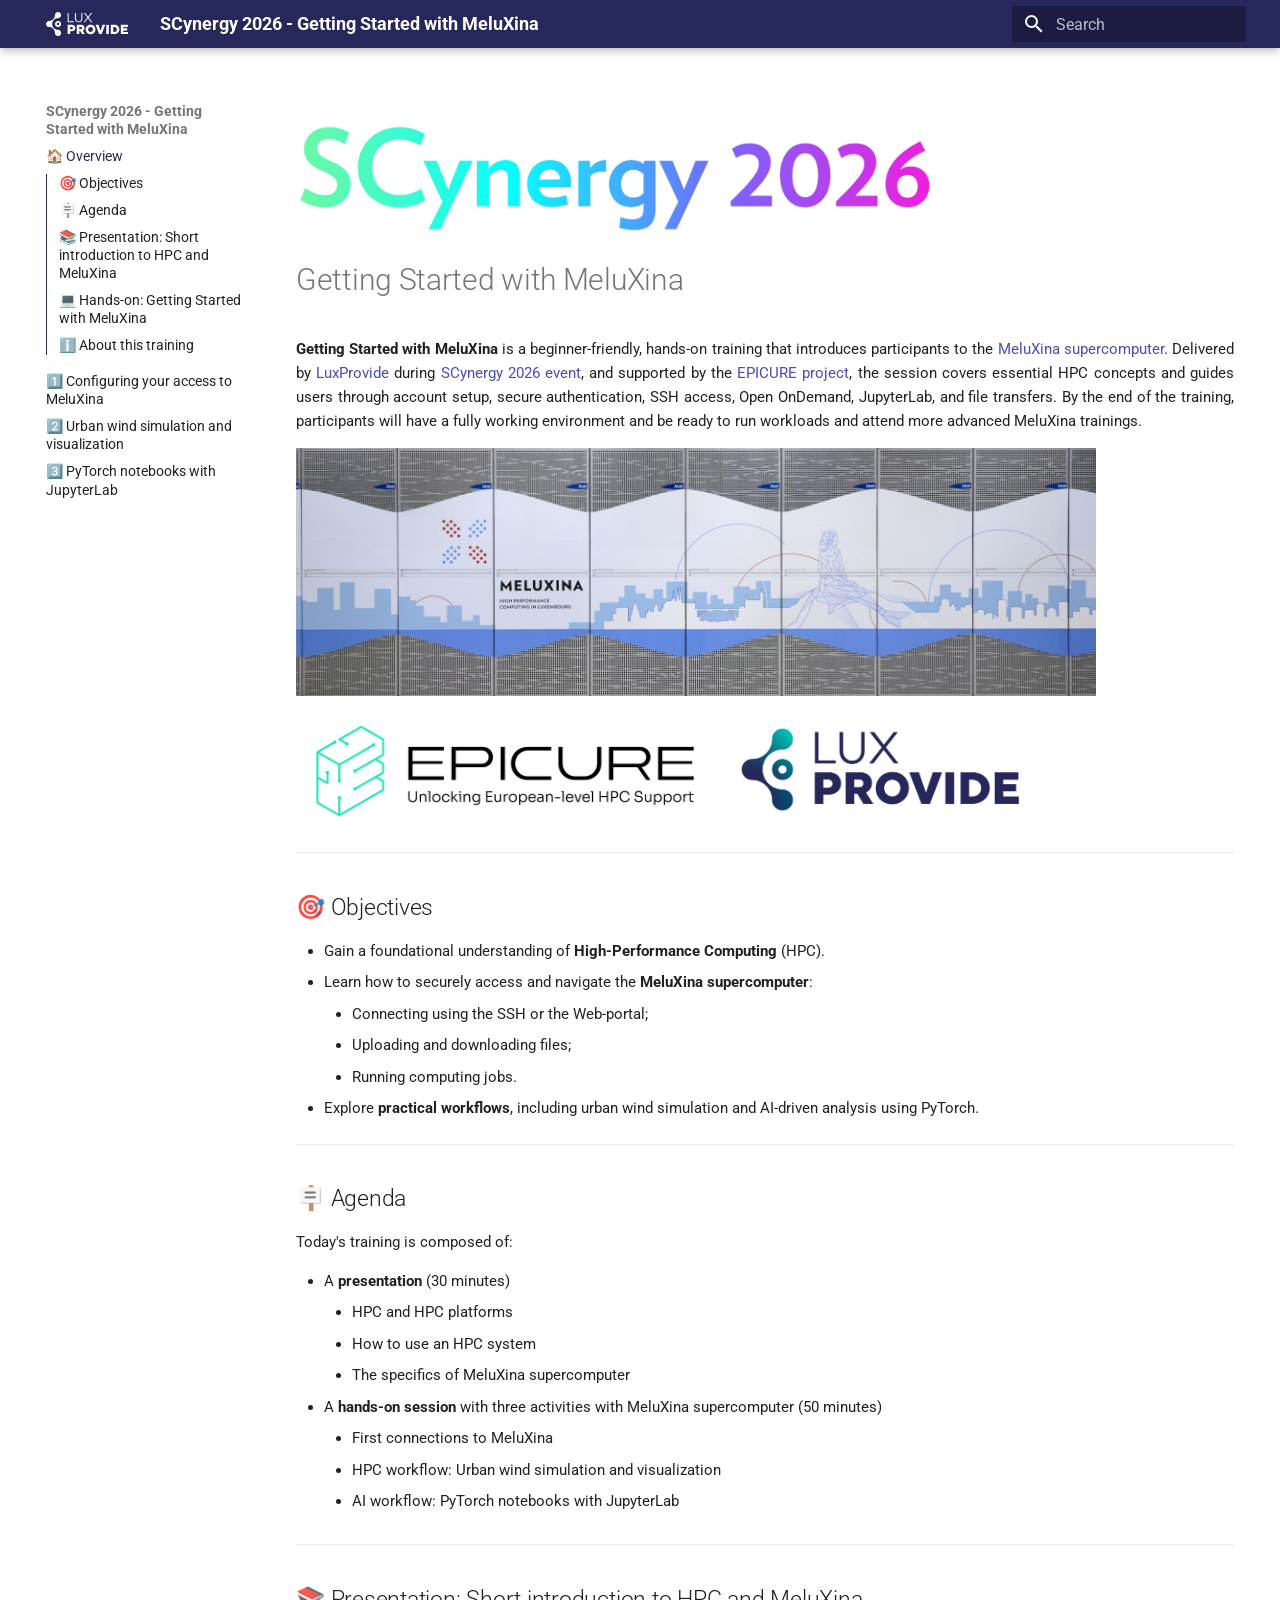
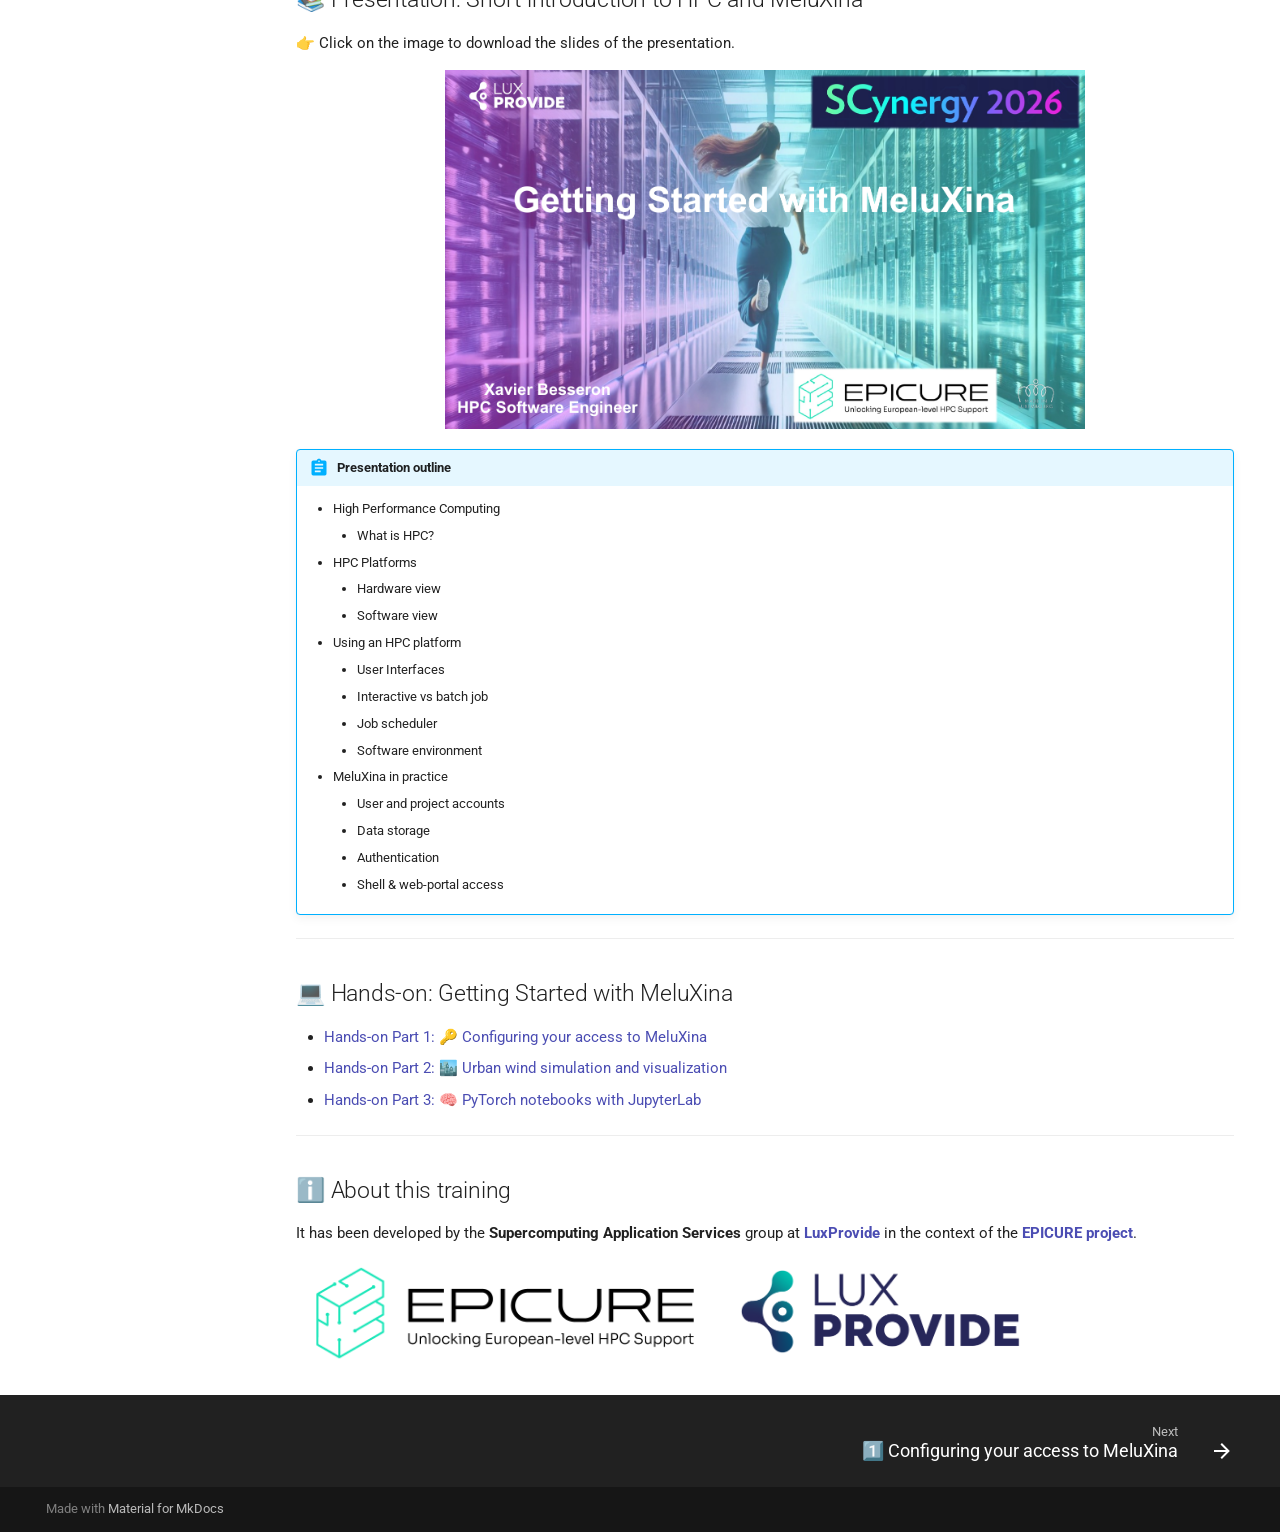
<file: index.html>
<!DOCTYPE html><html lang="en" class="no-js"><head>
    
      <meta charset="utf-8">
      <meta name="viewport" content="width=device-width,initial-scale=1">
      
        <meta name="description" content="Tutorial for your first steps on MeluXina supercomputer">
      
      
        <meta name="author" content="Xavier Besseron">
      
      
        <link rel="canonical" href="https://LuxProvide.github.io/GettingStartedOnMeluXina/">
      
      
      
        <link rel="next" href="connections_meluxina/">
      
      
        
      
      
      <link rel="icon" href="assets/favicon.png">
      <meta name="generator" content="mkdocs-1.6.1, mkdocs-material-9.7.6">
    
    
      
        <title>SCynergy 2026 - Getting Started with MeluXina</title>
      
    
    
      <link rel="stylesheet" href="assets/stylesheets/main.484c7ddc.min.css">
      
      


    
    
      
    
    
      
        
        
        <link rel="preconnect" href="https://fonts.gstatic.com" crossorigin="">
        <link rel="stylesheet" href="https://fonts.googleapis.com/css?family=Roboto:300,300i,400,400i,700,700i%7CRoboto+Mono:400,400i,700,700i&amp;display=fallback">
        <style>:root{--md-text-font:"Roboto";--md-code-font:"Roboto Mono"}</style>
      
    
    
      <link rel="stylesheet" href="stylesheets/extra.css">
    
    <script>__md_scope=new URL(".",location),__md_hash=e=>[...e].reduce(((e,_)=>(e<<5)-e+_.charCodeAt(0)),0),__md_get=(e,_=localStorage,t=__md_scope)=>JSON.parse(_.getItem(t.pathname+"."+e)),__md_set=(e,_,t=localStorage,a=__md_scope)=>{try{t.setItem(a.pathname+"."+e,JSON.stringify(_))}catch(e){}}</script>
    
      

    
    
  <link href="assets/stylesheets/glightbox.min.css" rel="stylesheet"><script src="assets/javascripts/glightbox.min.js"></script><style id="glightbox-style">
            html.glightbox-open { overflow: initial; height: 100%; }
            .gslide-title { margin-top: 0px; user-select: text; }
            .gslide-desc { color: #666; user-select: text; }
            .gslide-image img { background: white; }
            .gscrollbar-fixer { padding-right: 15px; }
            .gdesc-inner { font-size: 0.75rem; }
            body[data-md-color-scheme="slate"] .gdesc-inner { background: var(--md-default-bg-color); }
            body[data-md-color-scheme="slate"] .gslide-title { color: var(--md-default-fg-color); }
            body[data-md-color-scheme="slate"] .gslide-desc { color: var(--md-default-fg-color); }
        </style></head>
  
  
    <body dir="ltr">
  
    
    <input class="md-toggle" data-md-toggle="drawer" type="checkbox" id="__drawer" autocomplete="off">
    <input class="md-toggle" data-md-toggle="search" type="checkbox" id="__search" autocomplete="off">
    <label class="md-overlay" for="__drawer"></label>
    <div data-md-component="skip">
      
        
        <a href="#getting-started-with-meluxina" class="md-skip">
          Skip to content
        </a>
      
    </div>
    <div data-md-component="announce">
      
    </div>
    
    
      

  

<header class="md-header md-header--shadow" data-md-component="header">
  <nav class="md-header__inner md-grid" aria-label="Header">
    <a href="." title="SCynergy 2026 - Getting Started with MeluXina" class="md-header__button md-logo" aria-label="SCynergy 2026 - Getting Started with MeluXina" data-md-component="logo">
      
  <img src="assets/LuxProvide_logo_white.svg" alt="logo">

    </a>
    <label class="md-header__button md-icon" for="__drawer">
      
      <svg xmlns="http://www.w3.org/2000/svg" viewBox="0 0 24 24"><path d="M3 6h18v2H3zm0 5h18v2H3zm0 5h18v2H3z"></path></svg>
    </label>
    <div class="md-header__title" data-md-component="header-title">
      <div class="md-header__ellipsis">
        <div class="md-header__topic">
          <span class="md-ellipsis">
            SCynergy 2026 - Getting Started with MeluXina
          </span>
        </div>
        <div class="md-header__topic" data-md-component="header-topic">
          <span class="md-ellipsis">
            
              🏠 Overview
            
          </span>
        </div>
      </div>
    </div>
    
    
      <script>var palette=__md_get("__palette");if(palette&&palette.color){if("(prefers-color-scheme)"===palette.color.media){var media=matchMedia("(prefers-color-scheme: light)"),input=document.querySelector(media.matches?"[data-md-color-media='(prefers-color-scheme: light)']":"[data-md-color-media='(prefers-color-scheme: dark)']");palette.color.media=input.getAttribute("data-md-color-media"),palette.color.scheme=input.getAttribute("data-md-color-scheme"),palette.color.primary=input.getAttribute("data-md-color-primary"),palette.color.accent=input.getAttribute("data-md-color-accent")}for(var[key,value]of Object.entries(palette.color))document.body.setAttribute("data-md-color-"+key,value)}</script>
    
    
    
      
      
        <label class="md-header__button md-icon" for="__search">
          
          <svg xmlns="http://www.w3.org/2000/svg" viewBox="0 0 24 24"><path d="M9.5 3A6.5 6.5 0 0 1 16 9.5c0 1.61-.59 3.09-1.56 4.23l.27.27h.79l5 5-1.5 1.5-5-5v-.79l-.27-.27A6.52 6.52 0 0 1 9.5 16 6.5 6.5 0 0 1 3 9.5 6.5 6.5 0 0 1 9.5 3m0 2C7 5 5 7 5 9.5S7 14 9.5 14 14 12 14 9.5 12 5 9.5 5"></path></svg>
        </label>
        <div class="md-search" data-md-component="search" role="dialog">
  <label class="md-search__overlay" for="__search"></label>
  <div class="md-search__inner" role="search">
    <form class="md-search__form" name="search">
      <input type="text" class="md-search__input" name="query" aria-label="Search" placeholder="Search" autocapitalize="off" autocorrect="off" autocomplete="off" spellcheck="false" data-md-component="search-query" required="">
      <label class="md-search__icon md-icon" for="__search">
        
        <svg xmlns="http://www.w3.org/2000/svg" viewBox="0 0 24 24"><path d="M9.5 3A6.5 6.5 0 0 1 16 9.5c0 1.61-.59 3.09-1.56 4.23l.27.27h.79l5 5-1.5 1.5-5-5v-.79l-.27-.27A6.52 6.52 0 0 1 9.5 16 6.5 6.5 0 0 1 3 9.5 6.5 6.5 0 0 1 9.5 3m0 2C7 5 5 7 5 9.5S7 14 9.5 14 14 12 14 9.5 12 5 9.5 5"></path></svg>
        
        <svg xmlns="http://www.w3.org/2000/svg" viewBox="0 0 24 24"><path d="M20 11v2H8l5.5 5.5-1.42 1.42L4.16 12l7.92-7.92L13.5 5.5 8 11z"></path></svg>
      </label>
      <nav class="md-search__options" aria-label="Search">
        
        <button type="reset" class="md-search__icon md-icon" title="Clear" aria-label="Clear" tabindex="-1">
          
          <svg xmlns="http://www.w3.org/2000/svg" viewBox="0 0 24 24"><path d="M19 6.41 17.59 5 12 10.59 6.41 5 5 6.41 10.59 12 5 17.59 6.41 19 12 13.41 17.59 19 19 17.59 13.41 12z"></path></svg>
        </button>
      </nav>
      
    </form>
    <div class="md-search__output">
      <div class="md-search__scrollwrap" tabindex="0" data-md-scrollfix="">
        <div class="md-search-result" data-md-component="search-result">
          <div class="md-search-result__meta">
            Initializing search
          </div>
          <ol class="md-search-result__list" role="presentation"></ol>
        </div>
      </div>
    </div>
  </div>
</div>
      
    
    
  </nav>
  
</header>
    
    <div class="md-container" data-md-component="container">
      
      
        
          
        
      
      <main class="md-main" data-md-component="main">
        <div class="md-main__inner md-grid">
          
            
              
              <div class="md-sidebar md-sidebar--primary" data-md-component="sidebar" data-md-type="navigation">
                <div class="md-sidebar__scrollwrap">
                  <div class="md-sidebar__inner">
                    



  

<nav class="md-nav md-nav--primary md-nav--integrated" aria-label="Navigation" data-md-level="0">
  <label class="md-nav__title" for="__drawer">
    <a href="." title="SCynergy 2026 - Getting Started with MeluXina" class="md-nav__button md-logo" aria-label="SCynergy 2026 - Getting Started with MeluXina" data-md-component="logo">
      
  <img src="assets/LuxProvide_logo_white.svg" alt="logo">

    </a>
    SCynergy 2026 - Getting Started with MeluXina
  </label>
  
  <ul class="md-nav__list" data-md-scrollfix="">
    
      
      
  
  
    
  
  
  
    <li class="md-nav__item md-nav__item--active">
      
      <input class="md-nav__toggle md-toggle" type="checkbox" id="__toc">
      
      
        
      
      
        <label class="md-nav__link md-nav__link--active" for="__toc">
          
  
  
  <span class="md-ellipsis">
    
  
    🏠 Overview
  

    
  </span>
  
  

          <span class="md-nav__icon md-icon"></span>
        </label>
      
      <a href="." class="md-nav__link md-nav__link--active">
        
  
  
  <span class="md-ellipsis">
    
  
    🏠 Overview
  

    
  </span>
  
  

      </a>
      
        

<nav class="md-nav md-nav--secondary" aria-label="Table of contents">
  
  
  
    
  
  
    <label class="md-nav__title" for="__toc">
      <span class="md-nav__icon md-icon"></span>
      Table of contents
    </label>
    <ul class="md-nav__list" data-md-component="toc" data-md-scrollfix="">
      
        <li class="md-nav__item">
  <a href="#objectives" class="md-nav__link">
    <span class="md-ellipsis">
      
        🎯 Objectives
      
    </span>
  </a>
  
</li>
      
        <li class="md-nav__item">
  <a href="#agenda" class="md-nav__link">
    <span class="md-ellipsis">
      
        🪧 Agenda
      
    </span>
  </a>
  
</li>
      
        <li class="md-nav__item">
  <a href="#presentation-short-introduction-to-hpc-and-meluxina" class="md-nav__link">
    <span class="md-ellipsis">
      
        📚 Presentation: Short introduction to HPC and MeluXina
      
    </span>
  </a>
  
</li>
      
        <li class="md-nav__item">
  <a href="#hands-on-getting-started-with-meluxina" class="md-nav__link">
    <span class="md-ellipsis">
      
        💻 Hands-on: Getting Started with MeluXina
      
    </span>
  </a>
  
</li>
      
        <li class="md-nav__item">
  <a href="#i-about-this-training" class="md-nav__link">
    <span class="md-ellipsis">
      
        ℹ️ About this training
      
    </span>
  </a>
  
</li>
      
    </ul>
  
</nav>
      
    </li>
  

    
      
      
  
  
  
  
    <li class="md-nav__item">
      <a href="connections_meluxina/" class="md-nav__link">
        
  
  
  <span class="md-ellipsis">
    
  
    1️⃣ Configuring your access to MeluXina
  

    
  </span>
  
  

      </a>
    </li>
  

    
      
      
  
  
  
  
    <li class="md-nav__item">
      <a href="urban_wind_simulation/" class="md-nav__link">
        
  
  
  <span class="md-ellipsis">
    
  
    2️⃣ Urban wind simulation and visualization
  

    
  </span>
  
  

      </a>
    </li>
  

    
      
      
  
  
  
  
    <li class="md-nav__item">
      <a href="pytorch_notebooks/" class="md-nav__link">
        
  
  
  <span class="md-ellipsis">
    
  
    3️⃣ PyTorch notebooks with JupyterLab
  

    
  </span>
  
  

      </a>
    </li>
  

    
  </ul>
</nav>
                  </div>
                </div>
              </div>
            
            
          
          
            <div class="md-content" data-md-component="content">
              
                



  


              
              <article class="md-content__inner md-typeset">
                
                  



<p><img alt="SCynergy 2026" class="off-glb" src="assets/scynergy2026.png" width="640"></p>
<h1 id="getting-started-with-meluxina">Getting Started with MeluXina<a class="headerlink" href="#getting-started-with-meluxina" title="Permanent link">¶</a></h1>
<p><strong>Getting Started with MeluXina</strong> is a beginner‑friendly, hands‑on training that introduces participants to the <a href="https://docs.lxp.lu/system/overview/">MeluXina supercomputer</a>. Delivered by <a href="https://luxprovide.lu/">LuxProvide</a> during <a href="https://www.scynergy.events/">SCynergy 2026 event</a>, and supported by the <a href="https://epicure-hpc.eu/">EPICURE project</a>, the session covers essential HPC concepts and guides users through account setup, secure authentication, SSH access, Open OnDemand, JupyterLab, and file transfers. By the end of the training, participants will have a fully working environment and be ready to run workloads and attend more advanced MeluXina trainings.</p>
<p><a class="glightbox" data-type="image" data-width="auto" data-height="auto" href="images/meluxina.jpg" data-desc-position="bottom"><img alt="" src="images/meluxina.jpg" width="800"></a></p>
<p><a href="https://epicure-hpc.eu/"><img alt="EPICURE" src="assets/logo_epicure.png" width="420"></a>
<a href="https://luxprovide.lu"><img alt="LuxProvide" src="assets/logo_luxprovide.png" width="320"></a></p>
<hr>
<h2 id="objectives">🎯 Objectives<a class="headerlink" href="#objectives" title="Permanent link">¶</a></h2>
<ul>
<li>Gain a foundational understanding of <strong>High-Performance Computing</strong> (HPC).</li>
<li>Learn how to securely access and navigate the <strong>MeluXina supercomputer</strong>:<ul>
<li>Connecting using the SSH or the Web-portal;</li>
<li>Uploading and downloading files;</li>
<li>Running computing jobs.</li>
</ul>
</li>
<li>Explore <strong>practical workflows</strong>, including urban wind simulation and AI-driven analysis using PyTorch.</li>
</ul>
<hr>
<h2 id="agenda">🪧 Agenda<a class="headerlink" href="#agenda" title="Permanent link">¶</a></h2>
<p>Today's training is composed of:</p>
<ul>
<li>A <strong>presentation</strong> (30 minutes)<ul>
<li>HPC and HPC platforms</li>
<li>How to use an HPC system</li>
<li>The specifics of MeluXina supercomputer</li>
</ul>
</li>
<li>A <strong>hands-on session</strong> with three activities with MeluXina supercomputer (50 minutes)<ul>
<li>First connections to MeluXina</li>
<li>HPC workflow: Urban wind simulation and visualization</li>
<li>AI workflow: PyTorch notebooks with JupyterLab</li>
</ul>
</li>
</ul>
<hr>
<h2 id="presentation-short-introduction-to-hpc-and-meluxina">📚 Presentation: Short introduction to HPC and MeluXina<a class="headerlink" href="#presentation-short-introduction-to-hpc-and-meluxina" title="Permanent link">¶</a></h2>
<p>👉 Click on the image to download the slides of the presentation.</p>
<p><a href="files/Getting_Started_with_MeluXina.pdf"><img alt="Slides" class="center" src="images/slides.png" width="640"></a></p>
<div class="admonition abstract">
<p class="admonition-title">Presentation outline</p>
<ul>
<li>High Performance Computing<ul>
<li>What is HPC?</li>
</ul>
</li>
<li>HPC Platforms<ul>
<li>Hardware view</li>
<li>Software view</li>
</ul>
</li>
<li>Using an HPC platform<ul>
<li>User Interfaces</li>
<li>Interactive vs batch job</li>
<li>Job scheduler</li>
<li>Software environment</li>
</ul>
</li>
<li>MeluXina in practice<ul>
<li>User and project accounts</li>
<li>Data storage</li>
<li>Authentication</li>
<li>Shell &amp; web-portal access</li>
</ul>
</li>
</ul>
</div>
<hr>
<h2 id="hands-on-getting-started-with-meluxina">💻 Hands-on: Getting Started with MeluXina<a class="headerlink" href="#hands-on-getting-started-with-meluxina" title="Permanent link">¶</a></h2>
<ul>
<li><a href="connections_meluxina/">Hands-on Part 1: 🔑 Configuring your access to MeluXina</a></li>
<li><a href="urban_wind_simulation/">Hands-on Part 2: 🏙️ Urban wind simulation and visualization</a></li>
<li><a href="pytorch_notebooks/">Hands-on Part 3: 🧠 PyTorch notebooks with JupyterLab</a></li>
</ul>
<hr>
<h2 id="i-about-this-training">ℹ️ About this training<a class="headerlink" href="#i-about-this-training" title="Permanent link">¶</a></h2>
<p>It has been developed by the <strong>Supercomputing Application Services</strong> group at <a href="https://luxprovide.lu"><strong>LuxProvide</strong></a> in the context of the <a href="https://epicure-hpc.eu/"><strong>EPICURE project</strong></a>.</p>
<p><a href="https://epicure-hpc.eu/"><img alt="EPICURE" src="assets/logo_epicure.png" width="420"></a>
<a href="https://luxprovide.lu"><img alt="LuxProvide" src="assets/logo_luxprovide.png" width="320"></a></p>












                
              </article>
            </div>
          
          
<script>var target=document.getElementById(location.hash.slice(1));target&&target.name&&(target.checked=target.name.startsWith("__tabbed_"))</script>
        </div>
        
      </main>
      
        <footer class="md-footer">
  
    
      
      <nav class="md-footer__inner md-grid" aria-label="Footer">
        
        
          
          <a href="connections_meluxina/" class="md-footer__link md-footer__link--next" aria-label="Next: 1️⃣ Configuring your access to MeluXina">
            <div class="md-footer__title">
              <span class="md-footer__direction">
                Next
              </span>
              <div class="md-ellipsis">
                1️⃣ Configuring your access to MeluXina
              </div>
            </div>
            <div class="md-footer__button md-icon">
              
              <svg xmlns="http://www.w3.org/2000/svg" viewBox="0 0 24 24"><path d="M4 11v2h12l-5.5 5.5 1.42 1.42L19.84 12l-7.92-7.92L10.5 5.5 16 11z"></path></svg>
            </div>
          </a>
        
      </nav>
    
  
  <div class="md-footer-meta md-typeset">
    <div class="md-footer-meta__inner md-grid">
      <div class="md-copyright">
  
  
    Made with
    <a href="https://squidfunk.github.io/mkdocs-material/" target="_blank" rel="noopener">
      Material for MkDocs
    </a>
  
</div>
      
    </div>
  </div>
</footer>
      
    </div>
    <div class="md-dialog" data-md-component="dialog">
      <div class="md-dialog__inner md-typeset"></div>
    </div>
    
    
    
      
      
      <script id="__config" type="application/json">{"annotate": null, "base": ".", "features": ["navigation.expand", "navigation.footer", "navigation.sections", "navigation.path", "toc.integrate", "content.code.copy", "content.code.select", "content.code.annotate"], "search": "assets/javascripts/workers/search.2c215733.min.js", "tags": null, "translations": {"clipboard.copied": "Copied to clipboard", "clipboard.copy": "Copy to clipboard", "search.result.more.one": "1 more on this page", "search.result.more.other": "# more on this page", "search.result.none": "No matching documents", "search.result.one": "1 matching document", "search.result.other": "# matching documents", "search.result.placeholder": "Type to start searching", "search.result.term.missing": "Missing", "select.version": "Select version"}, "version": null}</script>
    
    
      <script src="assets/javascripts/bundle.79ae519e.min.js"></script>
      
        <script src="js/open_in_new_tab.js"></script>
      
    
  
<script id="init-glightbox">const lightbox = GLightbox({"touchNavigation": true, "loop": false, "zoomable": true, "draggable": true, "openEffect": "zoom", "closeEffect": "zoom", "slideEffect": "slide"});
document$.subscribe(()=>{ lightbox.reload(); });
</script></body></html>
</file>
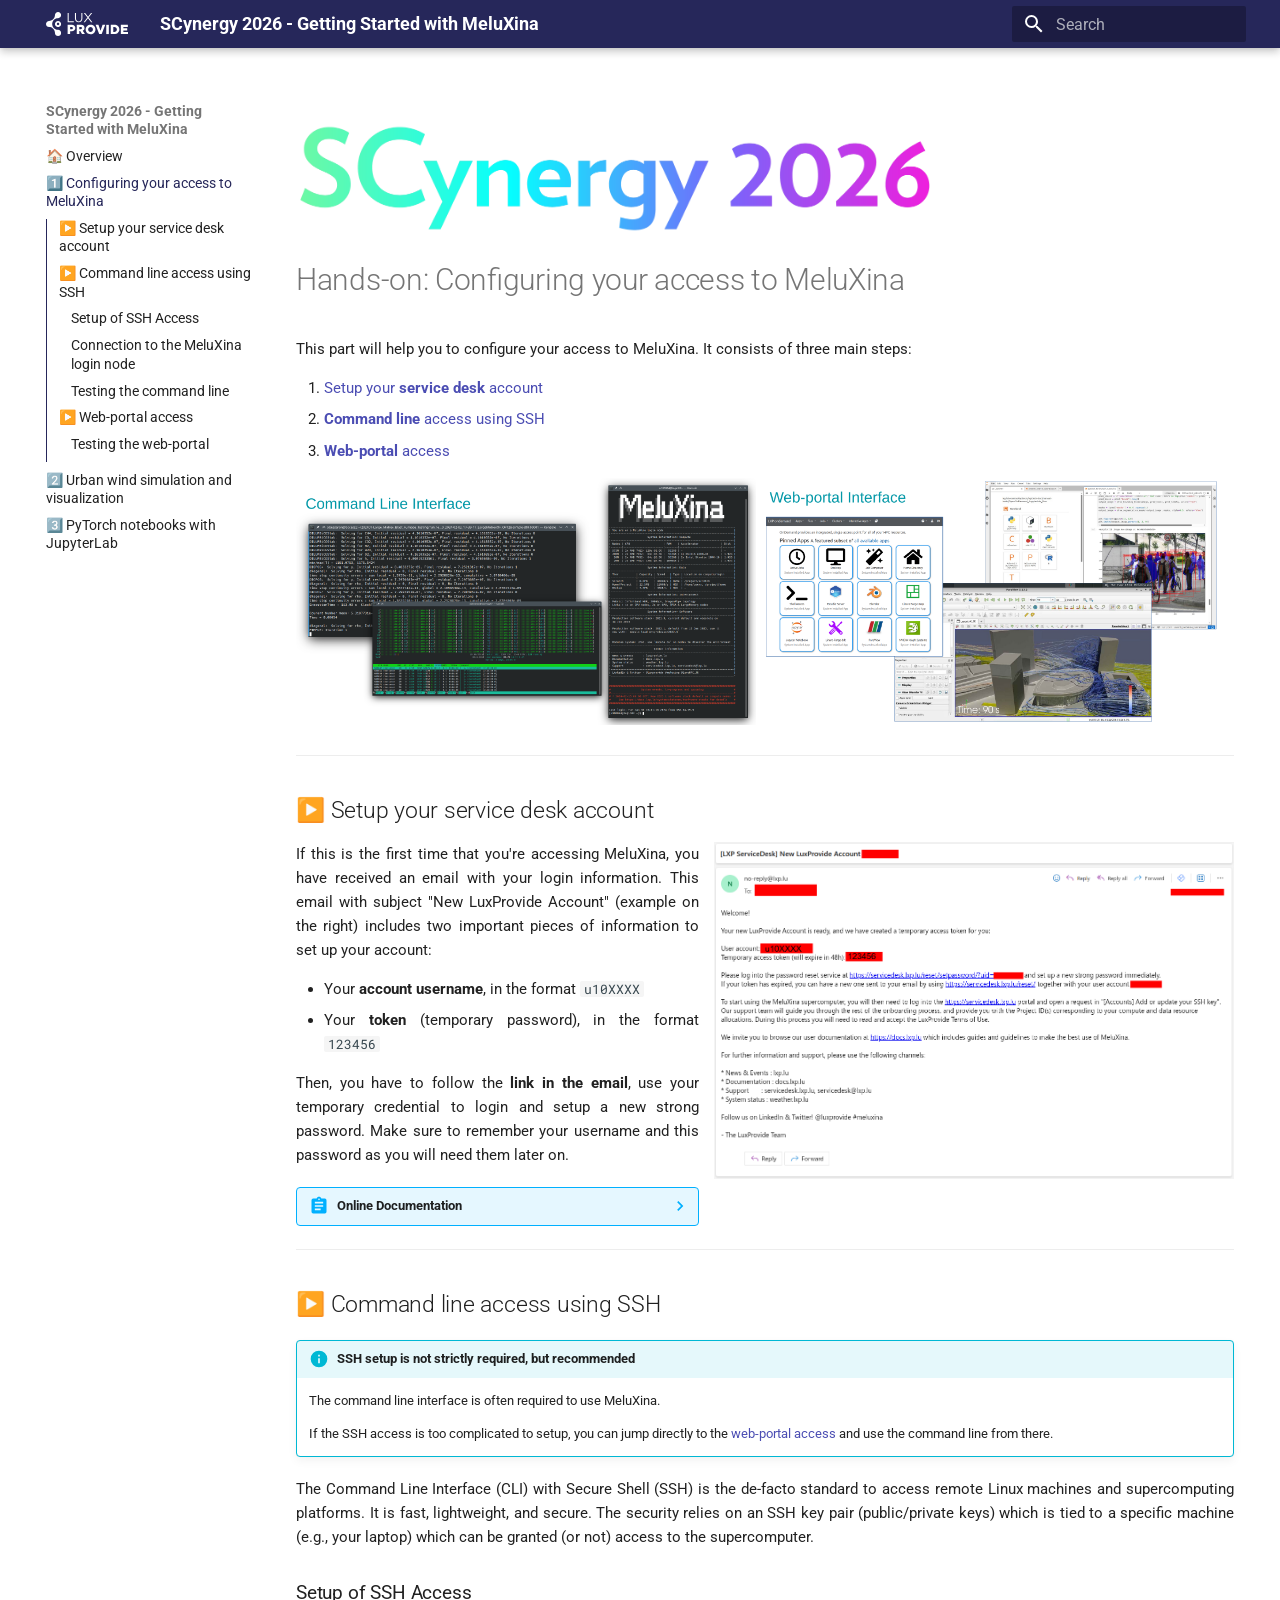
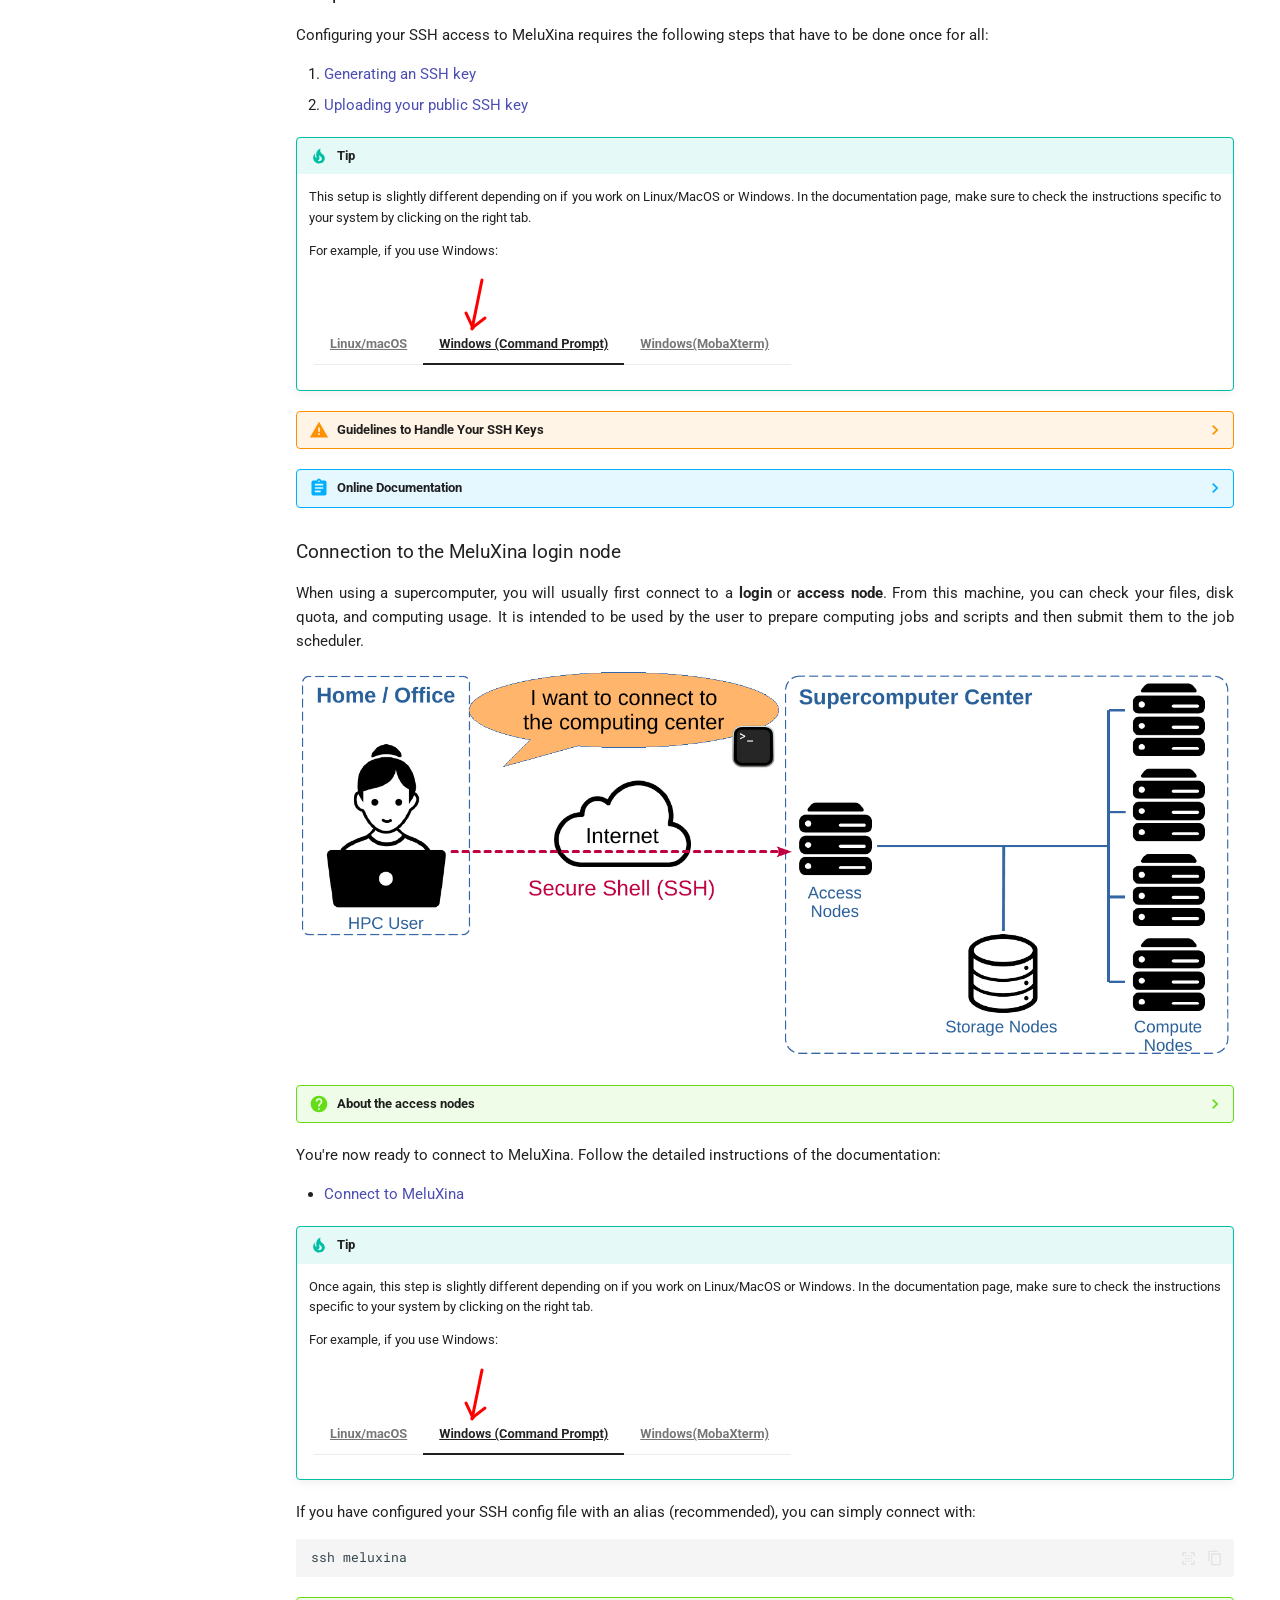
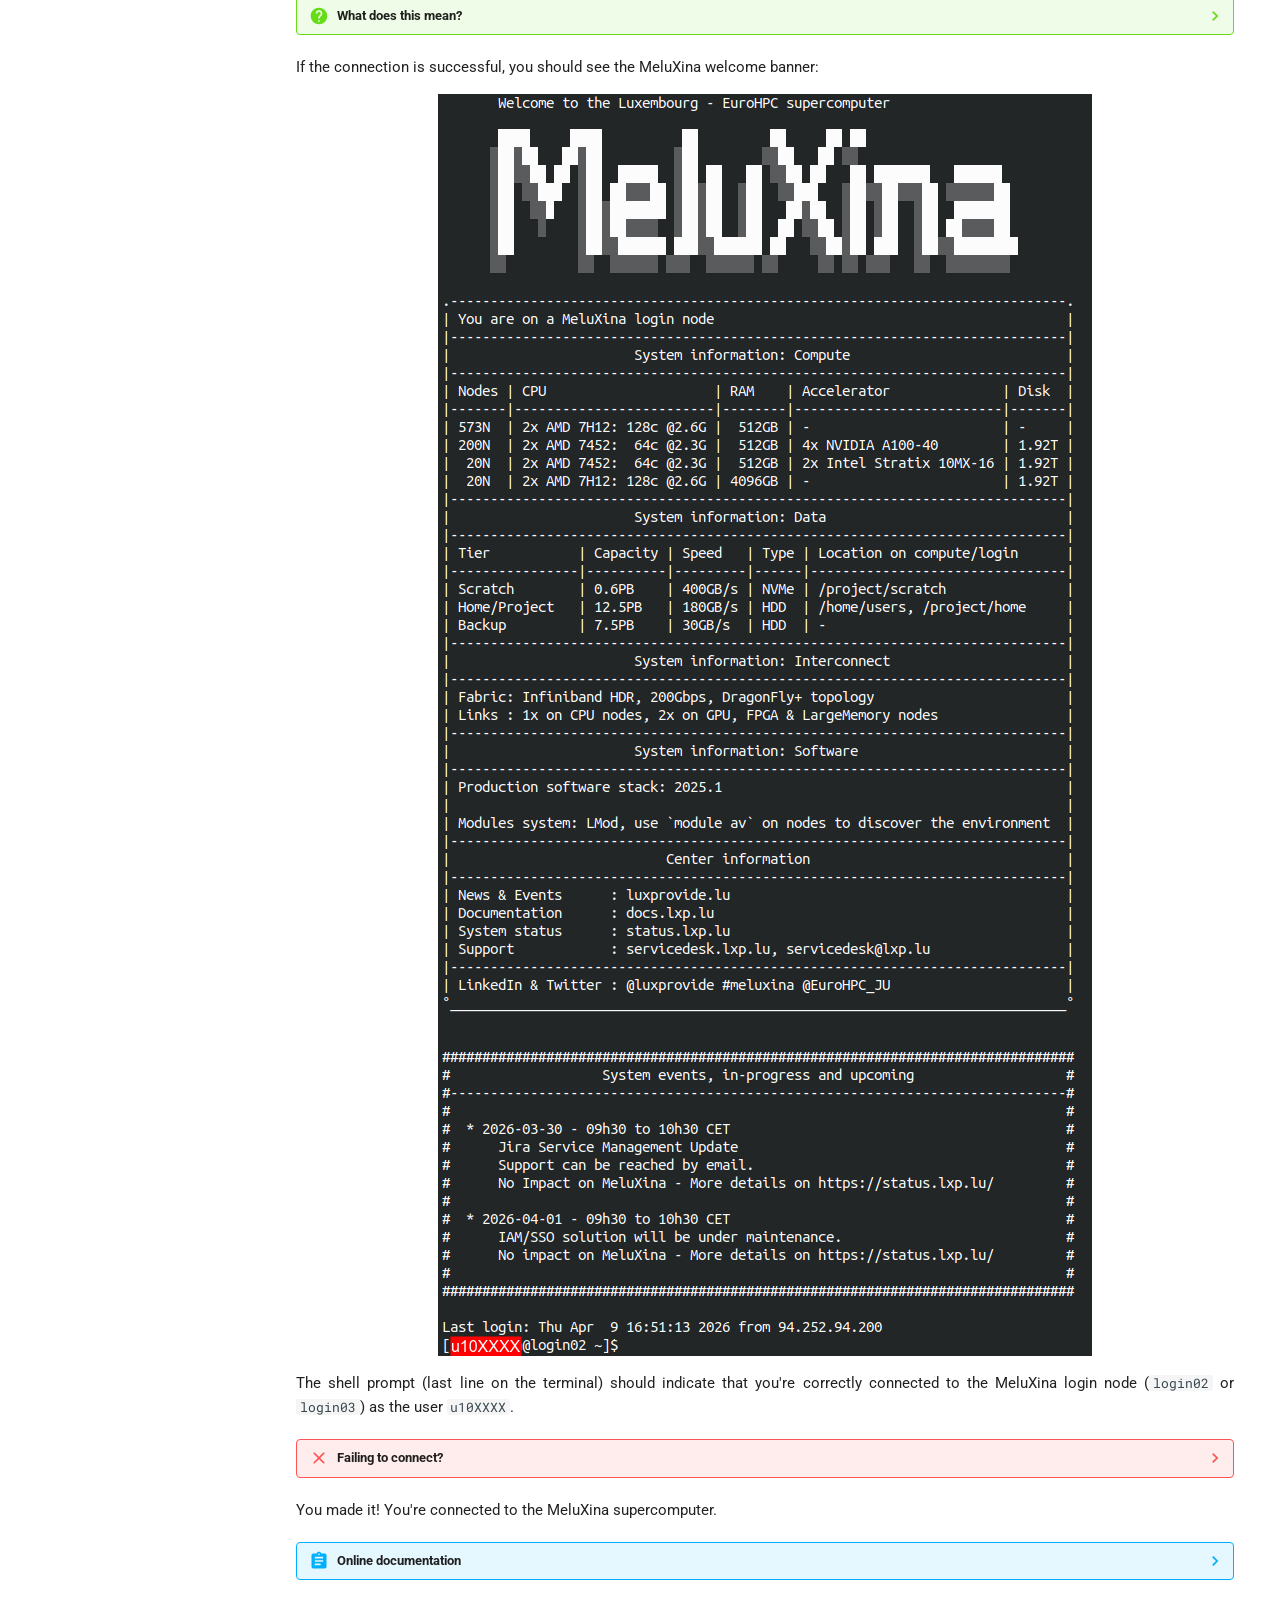
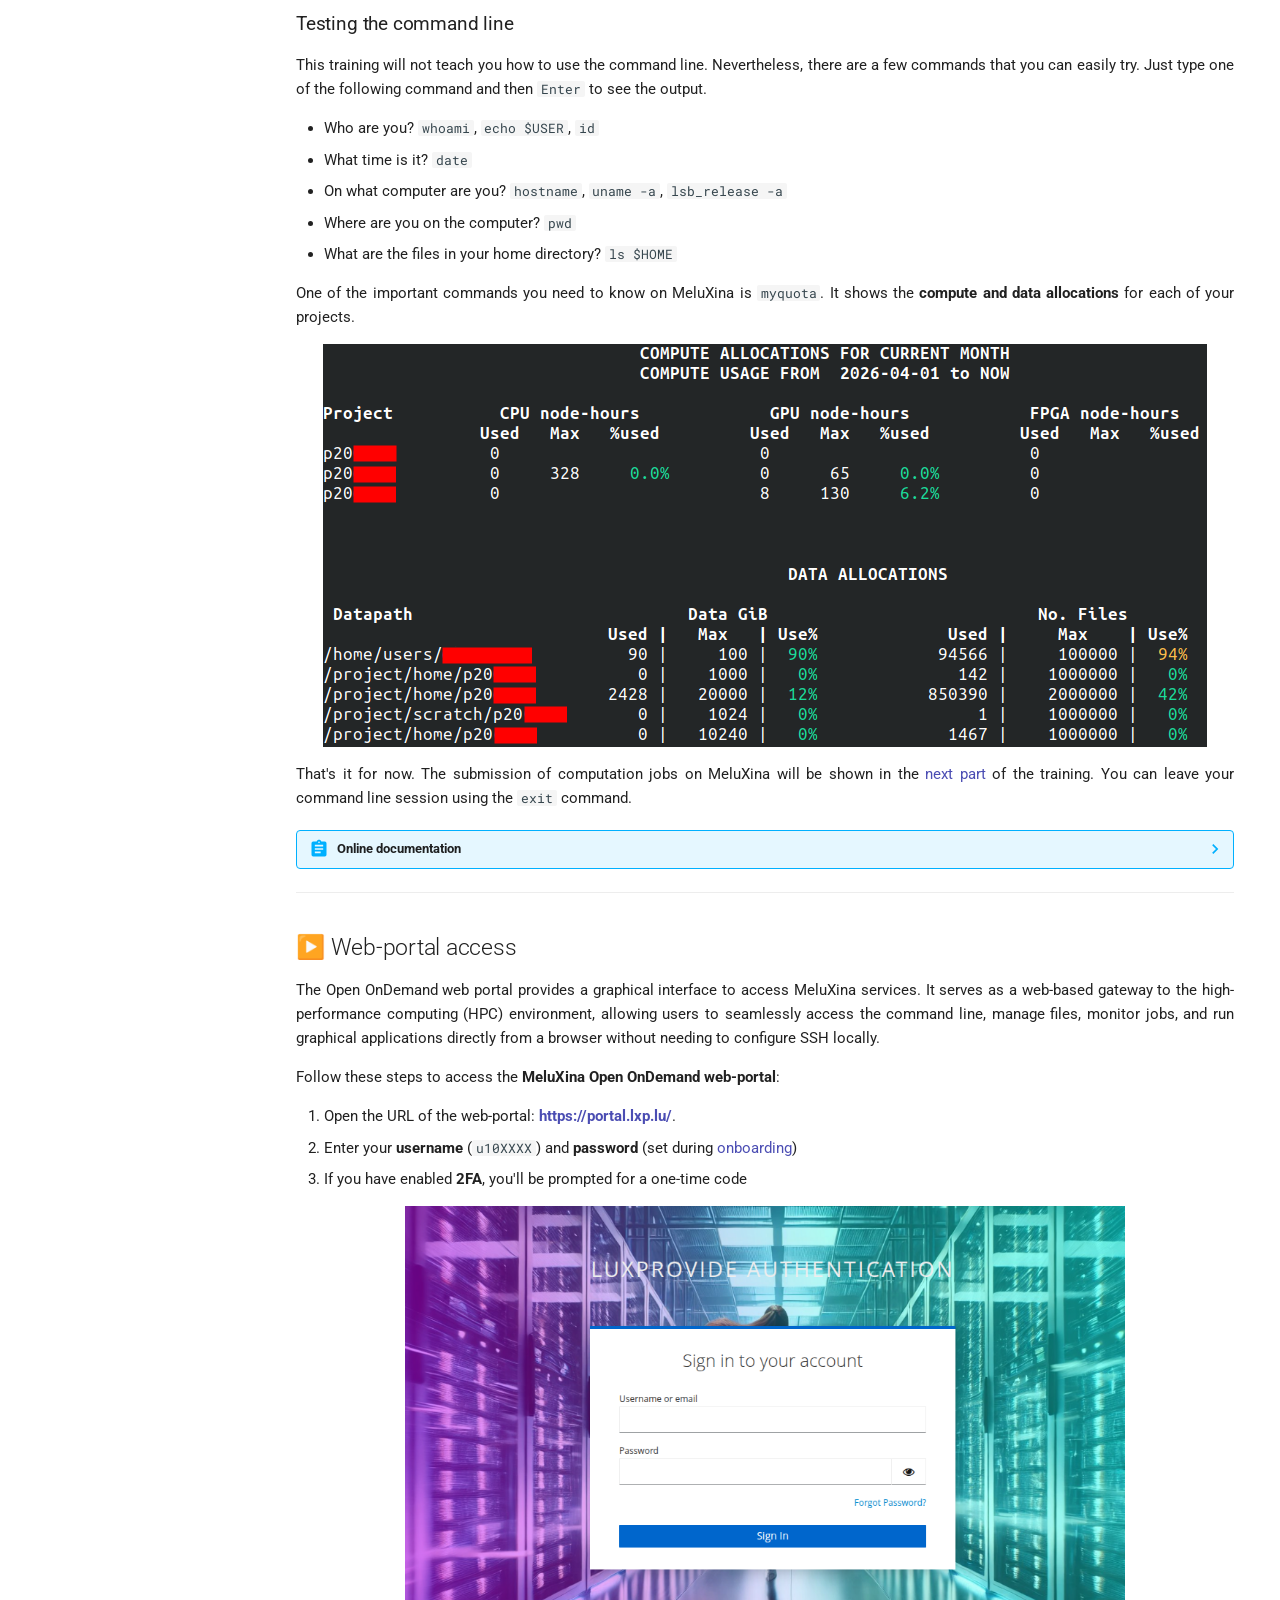
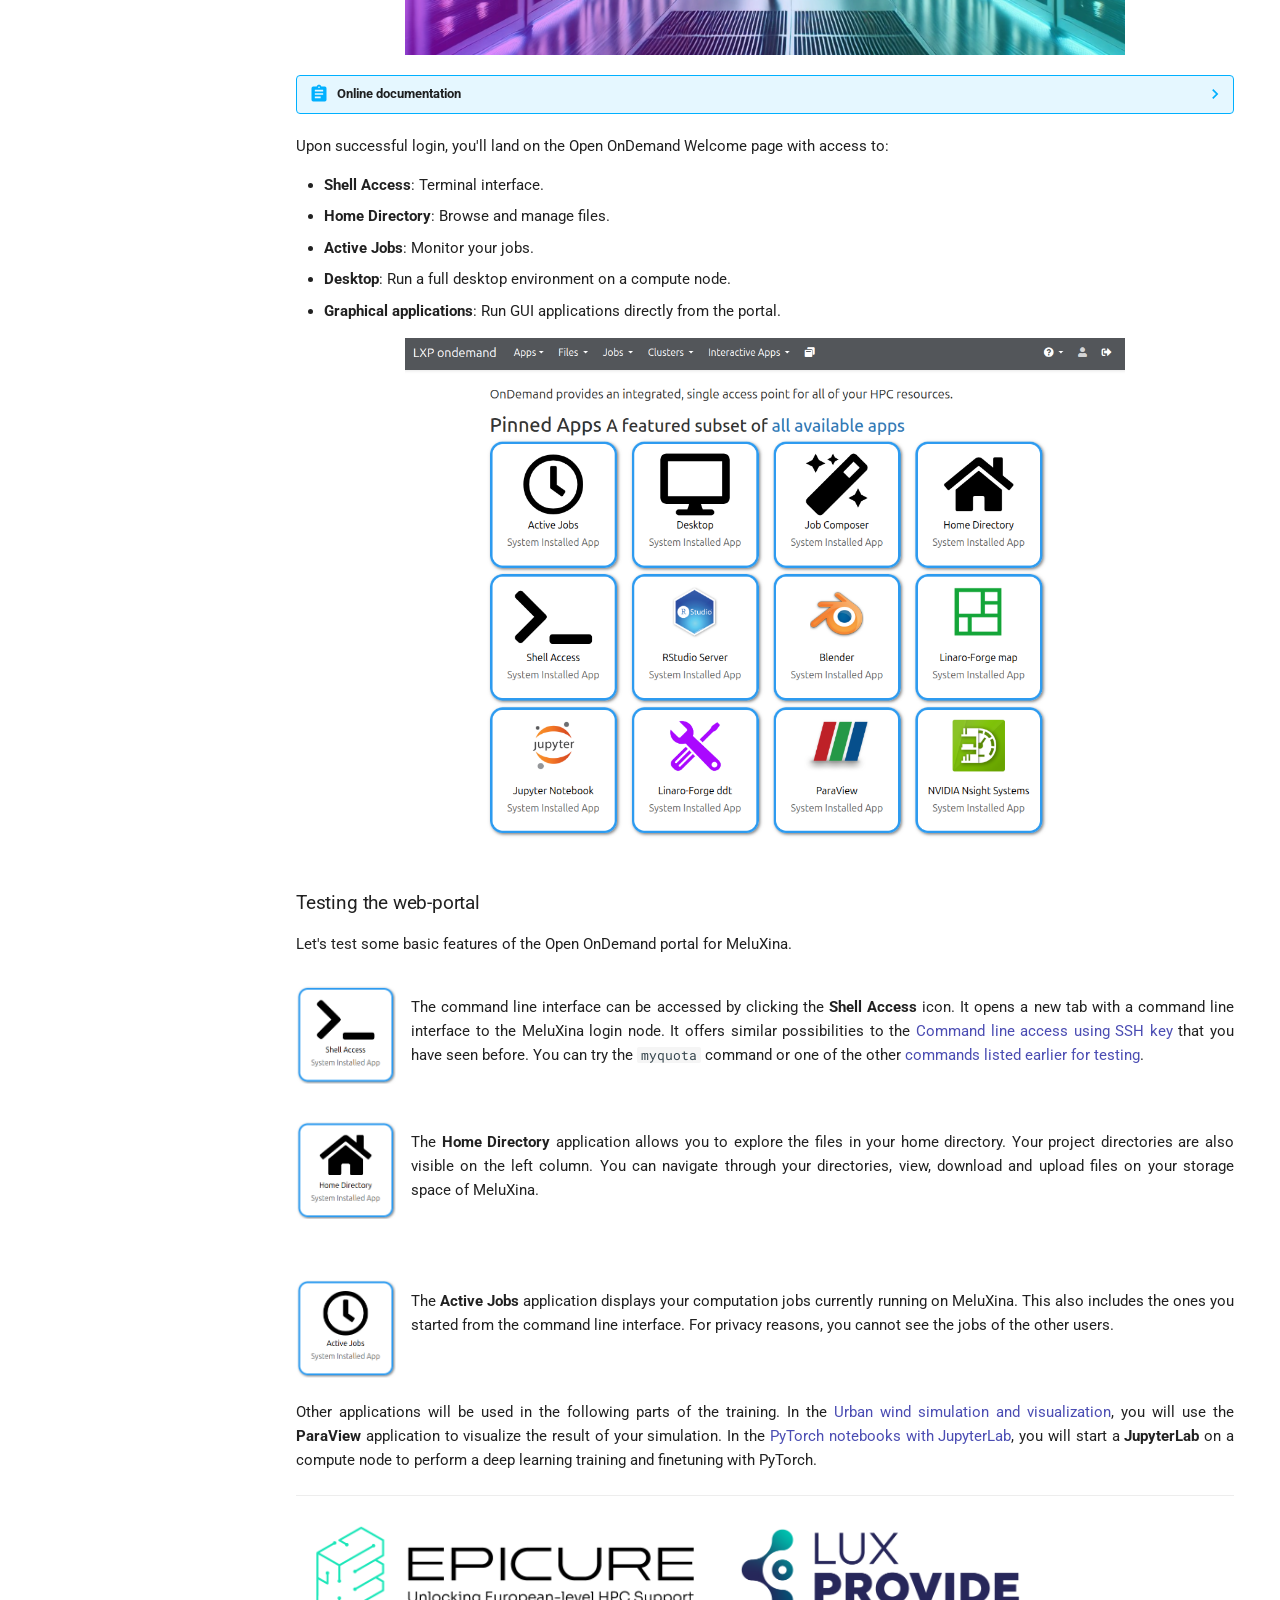
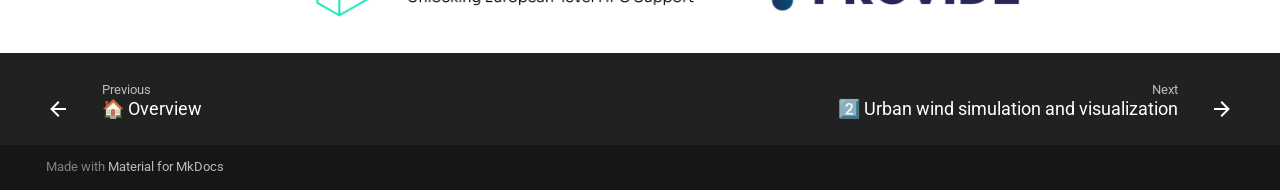
<file: connections_meluxina/index.html>
<!DOCTYPE html><html lang="en" class="no-js"><head>
    
      <meta charset="utf-8">
      <meta name="viewport" content="width=device-width,initial-scale=1">
      
        <meta name="description" content="Tutorial for your first steps on MeluXina supercomputer">
      
      
        <meta name="author" content="Xavier Besseron">
      
      
        <link rel="canonical" href="https://LuxProvide.github.io/GettingStartedOnMeluXina/connections_meluxina/">
      
      
        <link rel="prev" href="..">
      
      
        <link rel="next" href="../urban_wind_simulation/">
      
      
        
      
      
      <link rel="icon" href="../assets/favicon.png">
      <meta name="generator" content="mkdocs-1.6.1, mkdocs-material-9.7.6">
    
    
      
        <title>1️⃣ Configuring your access to MeluXina - SCynergy 2026 - Getting Started with MeluXina</title>
      
    
    
      <link rel="stylesheet" href="../assets/stylesheets/main.484c7ddc.min.css">
      
      


    
    
      
    
    
      
        
        
        <link rel="preconnect" href="https://fonts.gstatic.com" crossorigin="">
        <link rel="stylesheet" href="https://fonts.googleapis.com/css?family=Roboto:300,300i,400,400i,700,700i%7CRoboto+Mono:400,400i,700,700i&amp;display=fallback">
        <style>:root{--md-text-font:"Roboto";--md-code-font:"Roboto Mono"}</style>
      
    
    
      <link rel="stylesheet" href="../stylesheets/extra.css">
    
    <script>__md_scope=new URL("..",location),__md_hash=e=>[...e].reduce(((e,_)=>(e<<5)-e+_.charCodeAt(0)),0),__md_get=(e,_=localStorage,t=__md_scope)=>JSON.parse(_.getItem(t.pathname+"."+e)),__md_set=(e,_,t=localStorage,a=__md_scope)=>{try{t.setItem(a.pathname+"."+e,JSON.stringify(_))}catch(e){}}</script>
    
      

    
    
  <link href="../assets/stylesheets/glightbox.min.css" rel="stylesheet"><script src="../assets/javascripts/glightbox.min.js"></script><style id="glightbox-style">
            html.glightbox-open { overflow: initial; height: 100%; }
            .gslide-title { margin-top: 0px; user-select: text; }
            .gslide-desc { color: #666; user-select: text; }
            .gslide-image img { background: white; }
            .gscrollbar-fixer { padding-right: 15px; }
            .gdesc-inner { font-size: 0.75rem; }
            body[data-md-color-scheme="slate"] .gdesc-inner { background: var(--md-default-bg-color); }
            body[data-md-color-scheme="slate"] .gslide-title { color: var(--md-default-fg-color); }
            body[data-md-color-scheme="slate"] .gslide-desc { color: var(--md-default-fg-color); }
        </style></head>
  
  
    <body dir="ltr">
  
    
    <input class="md-toggle" data-md-toggle="drawer" type="checkbox" id="__drawer" autocomplete="off">
    <input class="md-toggle" data-md-toggle="search" type="checkbox" id="__search" autocomplete="off">
    <label class="md-overlay" for="__drawer"></label>
    <div data-md-component="skip">
      
        
        <a href="#hands-on-configuring-your-access-to-meluxina" class="md-skip">
          Skip to content
        </a>
      
    </div>
    <div data-md-component="announce">
      
    </div>
    
    
      

  

<header class="md-header md-header--shadow" data-md-component="header">
  <nav class="md-header__inner md-grid" aria-label="Header">
    <a href=".." title="SCynergy 2026 - Getting Started with MeluXina" class="md-header__button md-logo" aria-label="SCynergy 2026 - Getting Started with MeluXina" data-md-component="logo">
      
  <img src="../assets/LuxProvide_logo_white.svg" alt="logo">

    </a>
    <label class="md-header__button md-icon" for="__drawer">
      
      <svg xmlns="http://www.w3.org/2000/svg" viewBox="0 0 24 24"><path d="M3 6h18v2H3zm0 5h18v2H3zm0 5h18v2H3z"></path></svg>
    </label>
    <div class="md-header__title" data-md-component="header-title">
      <div class="md-header__ellipsis">
        <div class="md-header__topic">
          <span class="md-ellipsis">
            SCynergy 2026 - Getting Started with MeluXina
          </span>
        </div>
        <div class="md-header__topic" data-md-component="header-topic">
          <span class="md-ellipsis">
            
              1️⃣ Configuring your access to MeluXina
            
          </span>
        </div>
      </div>
    </div>
    
    
      <script>var palette=__md_get("__palette");if(palette&&palette.color){if("(prefers-color-scheme)"===palette.color.media){var media=matchMedia("(prefers-color-scheme: light)"),input=document.querySelector(media.matches?"[data-md-color-media='(prefers-color-scheme: light)']":"[data-md-color-media='(prefers-color-scheme: dark)']");palette.color.media=input.getAttribute("data-md-color-media"),palette.color.scheme=input.getAttribute("data-md-color-scheme"),palette.color.primary=input.getAttribute("data-md-color-primary"),palette.color.accent=input.getAttribute("data-md-color-accent")}for(var[key,value]of Object.entries(palette.color))document.body.setAttribute("data-md-color-"+key,value)}</script>
    
    
    
      
      
        <label class="md-header__button md-icon" for="__search">
          
          <svg xmlns="http://www.w3.org/2000/svg" viewBox="0 0 24 24"><path d="M9.5 3A6.5 6.5 0 0 1 16 9.5c0 1.61-.59 3.09-1.56 4.23l.27.27h.79l5 5-1.5 1.5-5-5v-.79l-.27-.27A6.52 6.52 0 0 1 9.5 16 6.5 6.5 0 0 1 3 9.5 6.5 6.5 0 0 1 9.5 3m0 2C7 5 5 7 5 9.5S7 14 9.5 14 14 12 14 9.5 12 5 9.5 5"></path></svg>
        </label>
        <div class="md-search" data-md-component="search" role="dialog">
  <label class="md-search__overlay" for="__search"></label>
  <div class="md-search__inner" role="search">
    <form class="md-search__form" name="search">
      <input type="text" class="md-search__input" name="query" aria-label="Search" placeholder="Search" autocapitalize="off" autocorrect="off" autocomplete="off" spellcheck="false" data-md-component="search-query" required="">
      <label class="md-search__icon md-icon" for="__search">
        
        <svg xmlns="http://www.w3.org/2000/svg" viewBox="0 0 24 24"><path d="M9.5 3A6.5 6.5 0 0 1 16 9.5c0 1.61-.59 3.09-1.56 4.23l.27.27h.79l5 5-1.5 1.5-5-5v-.79l-.27-.27A6.52 6.52 0 0 1 9.5 16 6.5 6.5 0 0 1 3 9.5 6.5 6.5 0 0 1 9.5 3m0 2C7 5 5 7 5 9.5S7 14 9.5 14 14 12 14 9.5 12 5 9.5 5"></path></svg>
        
        <svg xmlns="http://www.w3.org/2000/svg" viewBox="0 0 24 24"><path d="M20 11v2H8l5.5 5.5-1.42 1.42L4.16 12l7.92-7.92L13.5 5.5 8 11z"></path></svg>
      </label>
      <nav class="md-search__options" aria-label="Search">
        
        <button type="reset" class="md-search__icon md-icon" title="Clear" aria-label="Clear" tabindex="-1">
          
          <svg xmlns="http://www.w3.org/2000/svg" viewBox="0 0 24 24"><path d="M19 6.41 17.59 5 12 10.59 6.41 5 5 6.41 10.59 12 5 17.59 6.41 19 12 13.41 17.59 19 19 17.59 13.41 12z"></path></svg>
        </button>
      </nav>
      
    </form>
    <div class="md-search__output">
      <div class="md-search__scrollwrap" tabindex="0" data-md-scrollfix="">
        <div class="md-search-result" data-md-component="search-result">
          <div class="md-search-result__meta">
            Initializing search
          </div>
          <ol class="md-search-result__list" role="presentation"></ol>
        </div>
      </div>
    </div>
  </div>
</div>
      
    
    
  </nav>
  
</header>
    
    <div class="md-container" data-md-component="container">
      
      
        
          
        
      
      <main class="md-main" data-md-component="main">
        <div class="md-main__inner md-grid">
          
            
              
              <div class="md-sidebar md-sidebar--primary" data-md-component="sidebar" data-md-type="navigation">
                <div class="md-sidebar__scrollwrap">
                  <div class="md-sidebar__inner">
                    



  

<nav class="md-nav md-nav--primary md-nav--integrated" aria-label="Navigation" data-md-level="0">
  <label class="md-nav__title" for="__drawer">
    <a href=".." title="SCynergy 2026 - Getting Started with MeluXina" class="md-nav__button md-logo" aria-label="SCynergy 2026 - Getting Started with MeluXina" data-md-component="logo">
      
  <img src="../assets/LuxProvide_logo_white.svg" alt="logo">

    </a>
    SCynergy 2026 - Getting Started with MeluXina
  </label>
  
  <ul class="md-nav__list" data-md-scrollfix="">
    
      
      
  
  
  
  
    <li class="md-nav__item">
      <a href=".." class="md-nav__link">
        
  
  
  <span class="md-ellipsis">
    
  
    🏠 Overview
  

    
  </span>
  
  

      </a>
    </li>
  

    
      
      
  
  
    
  
  
  
    <li class="md-nav__item md-nav__item--active">
      
      <input class="md-nav__toggle md-toggle" type="checkbox" id="__toc">
      
      
        
      
      
        <label class="md-nav__link md-nav__link--active" for="__toc">
          
  
  
  <span class="md-ellipsis">
    
  
    1️⃣ Configuring your access to MeluXina
  

    
  </span>
  
  

          <span class="md-nav__icon md-icon"></span>
        </label>
      
      <a href="./" class="md-nav__link md-nav__link--active">
        
  
  
  <span class="md-ellipsis">
    
  
    1️⃣ Configuring your access to MeluXina
  

    
  </span>
  
  

      </a>
      
        

<nav class="md-nav md-nav--secondary" aria-label="Table of contents">
  
  
  
    
  
  
    <label class="md-nav__title" for="__toc">
      <span class="md-nav__icon md-icon"></span>
      Table of contents
    </label>
    <ul class="md-nav__list" data-md-component="toc" data-md-scrollfix="">
      
        <li class="md-nav__item">
  <a href="#setup-your-service-desk-account" class="md-nav__link">
    <span class="md-ellipsis">
      
        ▶️ Setup your service desk account
      
    </span>
  </a>
  
</li>
      
        <li class="md-nav__item">
  <a href="#command-line-access-using-ssh" class="md-nav__link">
    <span class="md-ellipsis">
      
        ▶️ Command line access using SSH
      
    </span>
  </a>
  
    <nav class="md-nav" aria-label="▶️ Command line access using SSH">
      <ul class="md-nav__list">
        
          <li class="md-nav__item">
  <a href="#setup-of-ssh-access" class="md-nav__link">
    <span class="md-ellipsis">
      
        Setup of SSH Access
      
    </span>
  </a>
  
</li>
        
          <li class="md-nav__item">
  <a href="#connection-to-the-meluxina-login-node" class="md-nav__link">
    <span class="md-ellipsis">
      
        Connection to the MeluXina login node
      
    </span>
  </a>
  
</li>
        
          <li class="md-nav__item">
  <a href="#testing-the-command-line" class="md-nav__link">
    <span class="md-ellipsis">
      
        Testing the command line
      
    </span>
  </a>
  
</li>
        
      </ul>
    </nav>
  
</li>
      
        <li class="md-nav__item">
  <a href="#web-portal-access" class="md-nav__link">
    <span class="md-ellipsis">
      
        ▶️ Web-portal access
      
    </span>
  </a>
  
    <nav class="md-nav" aria-label="▶️ Web-portal access">
      <ul class="md-nav__list">
        
          <li class="md-nav__item">
  <a href="#testing-the-web-portal" class="md-nav__link">
    <span class="md-ellipsis">
      
        Testing the web-portal
      
    </span>
  </a>
  
</li>
        
      </ul>
    </nav>
  
</li>
      
    </ul>
  
</nav>
      
    </li>
  

    
      
      
  
  
  
  
    <li class="md-nav__item">
      <a href="../urban_wind_simulation/" class="md-nav__link">
        
  
  
  <span class="md-ellipsis">
    
  
    2️⃣ Urban wind simulation and visualization
  

    
  </span>
  
  

      </a>
    </li>
  

    
      
      
  
  
  
  
    <li class="md-nav__item">
      <a href="../pytorch_notebooks/" class="md-nav__link">
        
  
  
  <span class="md-ellipsis">
    
  
    3️⃣ PyTorch notebooks with JupyterLab
  

    
  </span>
  
  

      </a>
    </li>
  

    
  </ul>
</nav>
                  </div>
                </div>
              </div>
            
            
          
          
            <div class="md-content" data-md-component="content">
              
                



  


              
              <article class="md-content__inner md-typeset">
                
                  



<p><img alt="SCynergy 2026" class="off-glb" src="../assets/scynergy2026.png" width="640"></p>
<h1 id="hands-on-configuring-your-access-to-meluxina">Hands-on: Configuring your access to MeluXina<a class="headerlink" href="#hands-on-configuring-your-access-to-meluxina" title="Permanent link">¶</a></h1>
<p>This part will help you to configure your access to MeluXina.
It consists of three main steps:</p>
<ol>
<li><a href="#setup-your-service-desk-account">Setup your <strong>service desk</strong> account</a></li>
<li><a href="#command-line-access-using-ssh"><strong>Command line</strong> access using SSH</a></li>
<li><a href="#web-portal-access"><strong>Web-portal</strong> access</a></li>
</ol>
<p><a class="glightbox" data-type="image" data-width="auto" data-height="auto" href="../images/command_line_interface.png" data-desc-position="bottom"><img alt="Command Line" src="../images/command_line_interface.png" width="460"></a>
<a class="glightbox" data-type="image" data-width="auto" data-height="auto" href="../images/webportal_interface.png" data-desc-position="bottom"><img alt="Web-portal" src="../images/webportal_interface.png" width="460"></a></p>
<hr>
<h2 id="setup-your-service-desk-account">▶️ Setup your service desk account<a class="headerlink" href="#setup-your-service-desk-account" title="Permanent link">¶</a></h2>
<p><a class="glightbox" data-type="image" data-width="auto" data-height="auto" href="../images/onboarding_email.png" data-desc-position="bottom"><img align="right" alt="Onboarding email" src="../images/onboarding_email.png" width="520"></a></p>
<p>If this is the first time that you're accessing MeluXina, you have received an email with your login information.
This email with subject "New LuxProvide Account" (example on the right) includes two important pieces of information to set up your account:</p>
<ul>
<li>Your <strong>account username</strong>, in the format <code>u10XXXX</code></li>
<li>Your <strong>token</strong> (temporary password), in the format <code>123456</code></li>
</ul>
<p>Then, you have to follow the <strong>link in the email</strong>, use your temporary credential to login and setup a new strong password. Make sure to remember your username and this password as you will need them later on.</p>
<details class="abstract">
<summary>Online Documentation</summary>
<ul>
<li><a href="https://docs.lxp.lu/first-steps/connecting/#get-your-service-desk-password">Get your service desk password</a></li>
</ul>
</details>
<hr>
<h2 id="command-line-access-using-ssh">▶️ Command line access using SSH<a class="headerlink" href="#command-line-access-using-ssh" title="Permanent link">¶</a></h2>
<div class="admonition info">
<p class="admonition-title">SSH setup is not strictly required, but recommended</p>
<p>The command line interface is often required to use MeluXina.</p>
<p>If the SSH access is too complicated to setup, you can jump directly to the <a href="#web-portal-access">web-portal access</a> and use the command line from there.</p>
</div>
<p>The Command Line Interface (CLI) with Secure Shell (SSH) is the de-facto standard to access remote Linux machines and supercomputing platforms. 
It is fast, lightweight, and secure. The security relies on an SSH key pair (public/private keys) which is tied to a specific machine (e.g., your laptop) which can be granted (or not) access to the supercomputer.</p>
<h3 id="setup-of-ssh-access">Setup of SSH Access<a class="headerlink" href="#setup-of-ssh-access" title="Permanent link">¶</a></h3>
<p>Configuring your SSH access to MeluXina requires the following steps that have to be done once for all:</p>
<ol>
<li><a href="https://docs.lxp.lu/first-steps/connecting/#generating-an-ssh-key-pair">Generating an SSH key</a></li>
<li><a href="https://docs.lxp.lu/first-steps/connecting/#upload-your-public-ssh-key">Uploading your public SSH key</a></li>
</ol>
<div class="admonition tip">
<p class="admonition-title">Tip</p>
<p>This setup is slightly different depending on if you work on Linux/MacOS or Windows.
In the documentation page, make sure to check the instructions specific to your system by clicking on the right tab. </p>
<p>For example, if you use Windows:</p>
<p><a class="glightbox" data-type="image" data-width="auto" data-height="auto" href="../images/os_specific_instructions.png" data-desc-position="bottom"><img alt="OS specific instructions" src="../images/os_specific_instructions.png"></a>   </p>
</div>
<details class="warning">
<summary>Guidelines to Handle Your SSH Keys</summary>
<p>Handling SSH Keys can be confusing and intimidating at first.
It is about security and it should be taken seriously when all the devices are connected to the Internet. Here are a few guidelines:</p>
<ul>
<li>The term "pair of SSH keys" refers to the <strong>public and private keys</strong> associated together.</li>
<li>The private key is meant to be <strong>private</strong>: Never share it with anyone! Don't send it by email! (not even to yourself) Don't put it on a Cloud drive (Dropbox, Google Drive, MS OneDrive, etc.).</li>
<li>Generate one pair of keys for each of your <code>account@machine</code>. Don't try to copy your keys around. It makes it easier to block an access if it gets compromised.</li>
<li>Protect your SSH key with a passphrase. Without that, if your laptop gets stolen, your accesses to remote machines get compromised too! Instead, learn to use SSH Agent so you need to type your passphrase only once after booting your laptop.</li>
<li>You're not allowed to share your HPC access with another person. If you need to do it for some reason (e.g. debugging issues specific to your account), you should NOT share your private SSH key. Instead, you should authorize the SSH public of the other person to access your account (via the service desk or your <code>~/.ssh/authorized_keys</code>)</li>
</ul>
</details>
<details class="abstract">
<summary>Online Documentation</summary>
<ul>
<li><a href="https://docs.lxp.lu/first-steps/connecting/#generating-an-ssh-key-pair">Generating an SSH key</a></li>
<li><a href="https://docs.lxp.lu/first-steps/connecting/#upload-your-public-ssh-key">Uploading your public SSH key</a></li>
</ul>
</details>
<h3 id="connection-to-the-meluxina-login-node">Connection to the MeluXina login node<a class="headerlink" href="#connection-to-the-meluxina-login-node" title="Permanent link">¶</a></h3>
<p>When using a supercomputer, you will usually first connect to a <strong>login</strong> or <strong>access node</strong>.
From this machine, you can check your files, disk quota, and computing usage.
It is intended to be used by the user to prepare computing jobs and scripts and then submit them to the job scheduler.</p>
<p><a class="glightbox" data-type="image" data-width="auto" data-height="auto" href="../images/ssh_access.png" data-desc-position="bottom"><img alt="SSH Access to a Supercomputer" src="../images/ssh_access.png"></a></p>
<details class="question">
<summary>About the access nodes</summary>
<p>Because the access node is shared by all the users of the platform, it should not be used to compile and install your software and it should definitely not be used to run any memory or computing-intensive task. Usually, there are some guardrails implemented on the access node to prevent unwanted usage. For example, there is no compiler installed or the <code>module</code> command is not available.</p>
</details>
<p>You're now ready to connect to MeluXina. Follow the detailed instructions of the documentation:</p>
<ul>
<li><a href="https://docs.lxp.lu/first-steps/connecting/#connect-to-meluxina">Connect to MeluXina</a></li>
</ul>
<div class="admonition tip">
<p class="admonition-title">Tip</p>
<p>Once again, this step is slightly different depending on if you work on Linux/MacOS or Windows.
In the documentation page, make sure to check the instructions specific to your system by clicking on the right tab. </p>
<p>For example, if you use Windows:</p>
<p><a class="glightbox" data-type="image" data-width="auto" data-height="auto" href="../images/os_specific_instructions.png" data-desc-position="bottom"><img alt="OS specific instructions" src="../images/os_specific_instructions.png"></a>   </p>
</div>
<p>If you have configured your SSH config file with an alias (recommended), you can simply connect with:</p>
<div class="language-bash highlight"><pre><span></span><code><span id="__span-0-1"><a id="__codelineno-0-1" name="__codelineno-0-1" href="#__codelineno-0-1"></a>ssh<span class="w"> </span>meluxina
</span></code></pre></div>
<details class="question">
<summary>What does this mean?</summary>
<p>In the example above, <code>meluxina</code> does not name a specific machine.
Instead, it refers to an entry in the SSH config file that defines a set of configuration items, like the <strong>hostname</strong> (actual address on the internet),
the <strong>port</strong> of the SSH service and your <strong>username</strong>, so you don't need to remember them and enter them every time.</p>
</details>
<p>If the connection is successful, you should see the MeluXina welcome banner:</p>
<p><a class="glightbox" data-type="image" data-width="auto" data-height="auto" href="../images/meluxina_banner.png" data-desc-position="bottom"><img alt="MeluXina welcome banner" class="center" src="../images/meluxina_banner.png"></a></p>
<p>The shell prompt (last line on the terminal) should indicate that you're correctly connected to the MeluXina login node (<code>login02</code> or <code>login03</code>) as the user <code>u10XXXX</code>.</p>
<details class="failure">
<summary>Failing to connect?</summary>
<p>If you fail to connect, don't panic! Instead look for clues that would indicate the reason of the failure:</p>
<ol>
<li>Any error message? Check carefully all the output lines on your terminal, and try to address the first one.</li>
<li>Need more information from SSH? Add the <code>-v</code> option (like verbose) after the <code>ssh</code> command. That will give you more details about the connect process. You can add more <code>v</code> to get more detailed messages.</li>
<li>Call for help! 👨‍🏫 The LuxProvide team will help you get this right. 🙂</li>
</ol>
</details>
<p>You made it! You're connected to the MeluXina supercomputer.</p>
<details class="abstract">
<summary>Online documentation</summary>
<ul>
<li><a href="https://docs.lxp.lu/first-steps/connecting/#connect-to-meluxina">Connect to MeluXina</a></li>
</ul>
</details>
<h3 id="testing-the-command-line">Testing the command line<a class="headerlink" href="#testing-the-command-line" title="Permanent link">¶</a></h3>
<p>This training will not teach you how to use the command line. Nevertheless, there are a few commands that you can easily try. Just type one of the following command and then <code>Enter</code> to see the output.</p>
<ul>
<li>Who are you? <code>whoami</code>, <code>echo $USER</code>, <code>id</code> </li>
<li>What time is it? <code>date</code></li>
<li>On what computer are you? <code>hostname</code>, <code>uname -a</code>, <code>lsb_release -a</code></li>
<li>Where are you on the computer? <code>pwd</code></li>
<li>What are the files in your home directory? <code>ls $HOME</code></li>
</ul>
<p>One of the important commands you need to know on MeluXina is <code>myquota</code>. It shows the <strong>compute and data allocations</strong> for each of your projects.</p>
<p><a class="glightbox" data-type="image" data-width="auto" data-height="auto" href="../images/myquota.png" data-desc-position="bottom"><img alt="Output of myquota" class="center" src="../images/myquota.png"></a></p>
<p>That's it for now. The submission of computation jobs on MeluXina will be shown in the <a href="../urban_wind_simulation/">next part</a> of the training. You can leave your command line session using the <code>exit</code> command. </p>
<details class="abstract">
<summary>Online documentation</summary>
<ul>
<li><a href="https://docs.lxp.lu/first-steps/basic_linux/">Basic Linux</a></li>
</ul>
</details>
<hr>
<h2 id="web-portal-access">▶️ Web-portal access<a class="headerlink" href="#web-portal-access" title="Permanent link">¶</a></h2>
<p>The Open OnDemand web portal provides a graphical interface to access MeluXina services.
It serves as a web-based gateway to the high-performance computing (HPC) environment, allowing users to seamlessly access the command line, manage files, monitor jobs, and run graphical applications directly from a browser without needing to configure SSH locally.</p>
<p>Follow these steps to access the <strong>MeluXina Open OnDemand web-portal</strong>:</p>
<ol>
<li>Open the URL of the web-portal: <a href="https://portal.lxp.lu/"><strong>https://portal.lxp.lu/</strong></a>. </li>
<li>Enter your <strong>username</strong> (<code>u10XXXX</code>) and <strong>password</strong> (set during <a href="#setup-your-service-desk-account">onboarding</a>)</li>
<li>If you have enabled <strong>2FA</strong>, you'll be prompted for a one-time code</li>
</ol>
<p><a class="glightbox" data-type="image" data-width="auto" data-height="auto" href="../images/ood_login.png" data-desc-position="bottom"><img alt="Open OnDemand Login" class="center" src="../images/ood_login.png" width="720"></a></p>
<details class="abstract">
<summary>Online documentation</summary>
<ul>
<li><a href="https://docs.lxp.lu/web_services/open_ondemand/howtoconnect/">How to connect to Open Ondemand</a></li>
<li><a href="https://docs.lxp.lu/web_services/keycloak/">Multi-factor authentication setup</a></li>
</ul>
</details>
<p>Upon successful login, you'll land on the Open OnDemand Welcome page with access to:</p>
<ul>
<li><strong>Shell Access</strong>: Terminal interface.</li>
<li><strong>Home Directory</strong>: Browse and manage files.</li>
<li><strong>Active Jobs</strong>: Monitor your jobs.</li>
<li><strong>Desktop</strong>: Run a full desktop environment on a compute node.</li>
<li><strong>Graphical applications</strong>: Run GUI applications directly from the portal.</li>
</ul>
<p><a class="glightbox" data-type="image" data-width="auto" data-height="auto" href="../images/ood_apps.png" data-desc-position="bottom"><img alt="Open OnDemand Login" class="center" src="../images/ood_apps.png" width="720"></a></p>
<h3 id="testing-the-web-portal">Testing the web-portal<a class="headerlink" href="#testing-the-web-portal" title="Permanent link">¶</a></h3>
<p>Let's test some basic features of the Open OnDemand portal for MeluXina.</p>
<p><img align="left" alt="Open OnDemand Shell" class="off-glb" src="../images/ood_shell.png" width="100">
<br>The command line interface can be accessed by clicking the <strong>Shell Access</strong> icon. 
It opens a new tab with a command line interface to the MeluXina login node.
It offers similar possibilities to the <a href="#command-line-access-using-ssh">Command line access using SSH key</a> that you have seen before. You can try the <code>myquota</code> command or one of the other <a href="#testing-the-command-line">commands listed earlier for testing</a>.<br><br></p>
<p><img align="left" alt="Open OnDemand Files" class="off-glb" src="../images/ood_home.png" width="100">
<br>The <strong>Home Directory</strong> application allows you to explore the files in your home directory. Your project directories are also visible on the left column. You can navigate through your directories, view, download and upload files on your storage space of MeluXina.<br><br><br></p>
<p><img align="left" alt="Open OnDemand Files" class="off-glb" src="../images/ood_jobs.png" width="100">
<br>The <strong>Active Jobs</strong> application displays your computation jobs currently running on MeluXina. This also includes the ones you started from the command line interface. For privacy reasons, you cannot see the jobs of the other users.<br><br><br></p>
<p>Other applications will be used in the following parts of the training. In the <a href="../urban_wind_simulation/">Urban wind simulation and visualization</a>, you will use the <strong>ParaView</strong> application to visualize the result of your simulation. In the <a href="../pytorch_notebooks/">PyTorch notebooks with JupyterLab</a>, you will start a <strong>JupyterLab</strong> on a compute node to perform a deep learning training and finetuning with PyTorch.</p>
<hr>
<p><a href="https://epicure-hpc.eu/"><img alt="EPICURE" src="../assets/logo_epicure.png" width="420"></a> 
<a href="https://luxprovide.lu"><img alt="LuxProvide" src="../assets/logo_luxprovide.png" width="320"></a></p>












                
              </article>
            </div>
          
          
<script>var target=document.getElementById(location.hash.slice(1));target&&target.name&&(target.checked=target.name.startsWith("__tabbed_"))</script>
        </div>
        
      </main>
      
        <footer class="md-footer">
  
    
      
      <nav class="md-footer__inner md-grid" aria-label="Footer">
        
          
          <a href=".." class="md-footer__link md-footer__link--prev" aria-label="Previous: 🏠 Overview">
            <div class="md-footer__button md-icon">
              
              <svg xmlns="http://www.w3.org/2000/svg" viewBox="0 0 24 24"><path d="M20 11v2H8l5.5 5.5-1.42 1.42L4.16 12l7.92-7.92L13.5 5.5 8 11z"></path></svg>
            </div>
            <div class="md-footer__title">
              <span class="md-footer__direction">
                Previous
              </span>
              <div class="md-ellipsis">
                🏠 Overview
              </div>
            </div>
          </a>
        
        
          
          <a href="../urban_wind_simulation/" class="md-footer__link md-footer__link--next" aria-label="Next: 2️⃣ Urban wind simulation and visualization">
            <div class="md-footer__title">
              <span class="md-footer__direction">
                Next
              </span>
              <div class="md-ellipsis">
                2️⃣ Urban wind simulation and visualization
              </div>
            </div>
            <div class="md-footer__button md-icon">
              
              <svg xmlns="http://www.w3.org/2000/svg" viewBox="0 0 24 24"><path d="M4 11v2h12l-5.5 5.5 1.42 1.42L19.84 12l-7.92-7.92L10.5 5.5 16 11z"></path></svg>
            </div>
          </a>
        
      </nav>
    
  
  <div class="md-footer-meta md-typeset">
    <div class="md-footer-meta__inner md-grid">
      <div class="md-copyright">
  
  
    Made with
    <a href="https://squidfunk.github.io/mkdocs-material/" target="_blank" rel="noopener">
      Material for MkDocs
    </a>
  
</div>
      
    </div>
  </div>
</footer>
      
    </div>
    <div class="md-dialog" data-md-component="dialog">
      <div class="md-dialog__inner md-typeset"></div>
    </div>
    
    
    
      
      
      <script id="__config" type="application/json">{"annotate": null, "base": "..", "features": ["navigation.expand", "navigation.footer", "navigation.sections", "navigation.path", "toc.integrate", "content.code.copy", "content.code.select", "content.code.annotate"], "search": "../assets/javascripts/workers/search.2c215733.min.js", "tags": null, "translations": {"clipboard.copied": "Copied to clipboard", "clipboard.copy": "Copy to clipboard", "search.result.more.one": "1 more on this page", "search.result.more.other": "# more on this page", "search.result.none": "No matching documents", "search.result.one": "1 matching document", "search.result.other": "# matching documents", "search.result.placeholder": "Type to start searching", "search.result.term.missing": "Missing", "select.version": "Select version"}, "version": null}</script>
    
    
      <script src="../assets/javascripts/bundle.79ae519e.min.js"></script>
      
        <script src="../js/open_in_new_tab.js"></script>
      
    
  
<script id="init-glightbox">const lightbox = GLightbox({"touchNavigation": true, "loop": false, "zoomable": true, "draggable": true, "openEffect": "zoom", "closeEffect": "zoom", "slideEffect": "slide"});
document$.subscribe(()=>{ lightbox.reload(); });
</script></body></html>
</file>
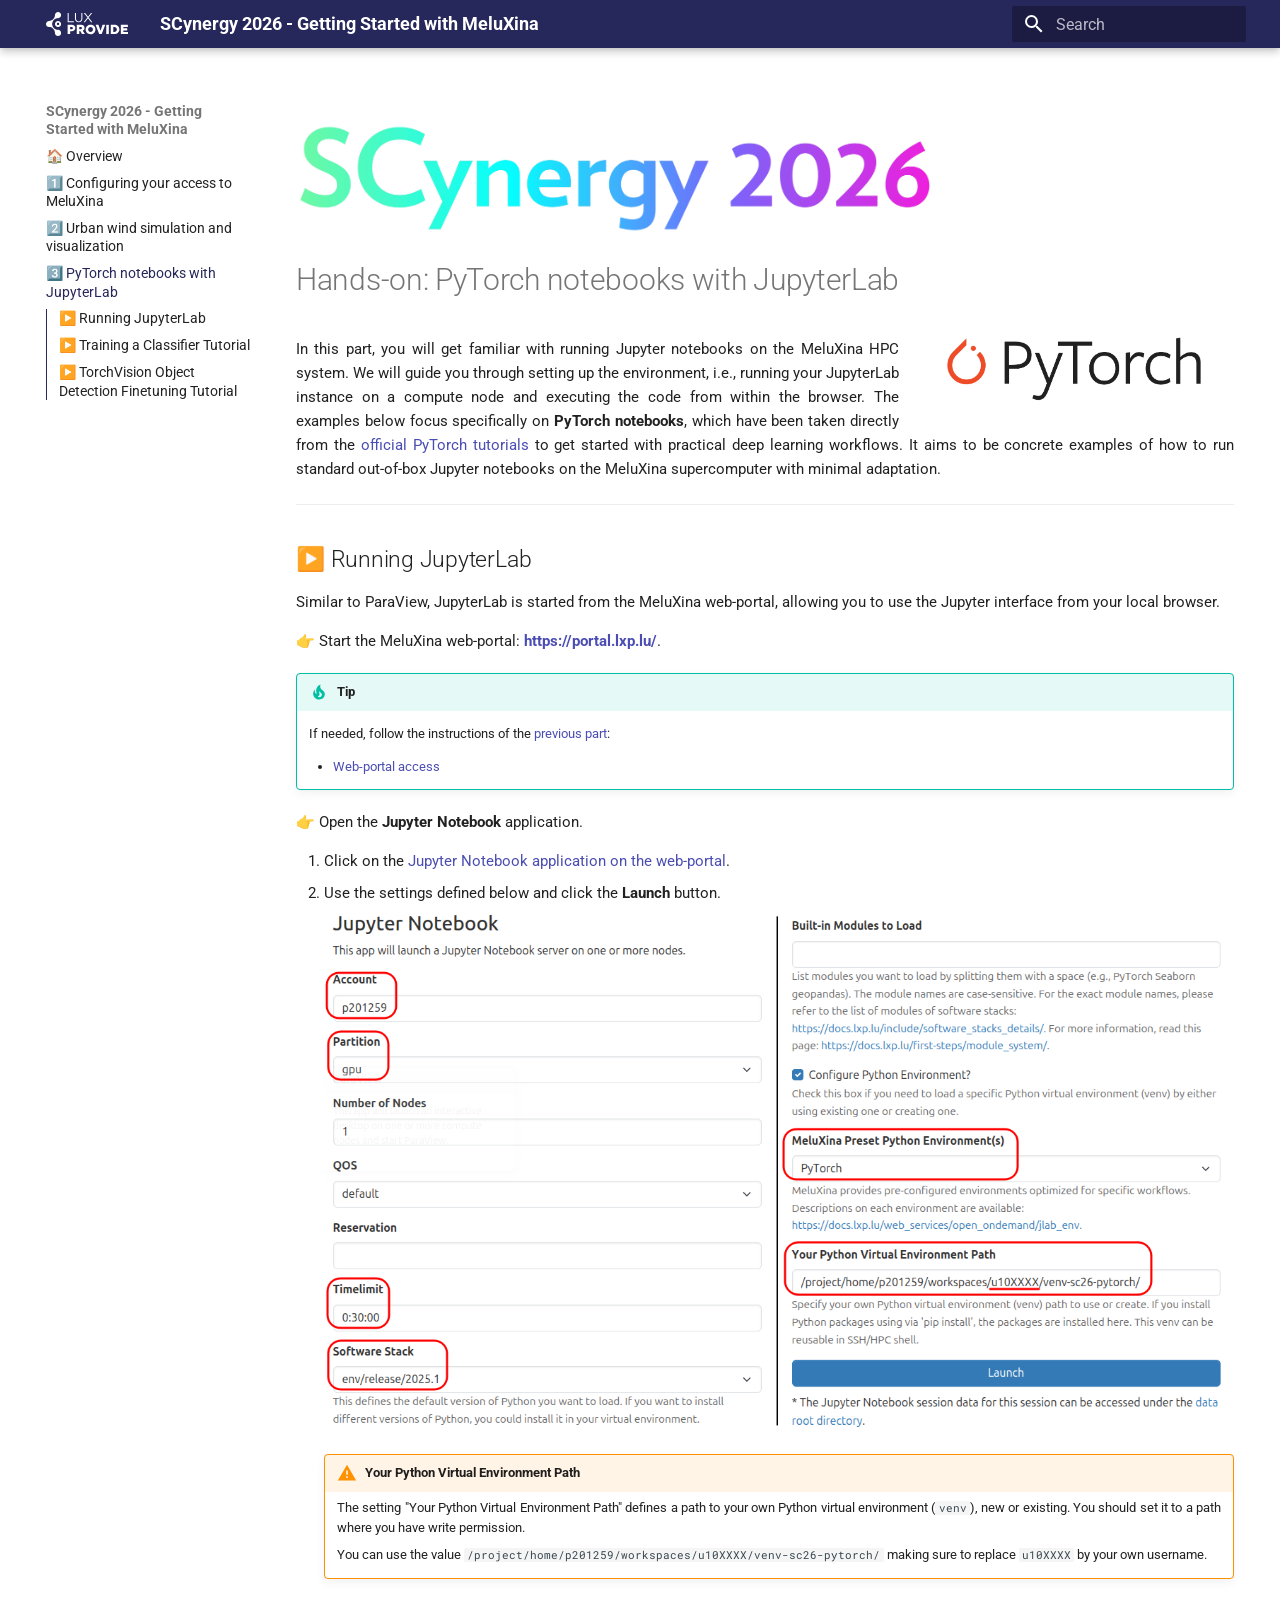
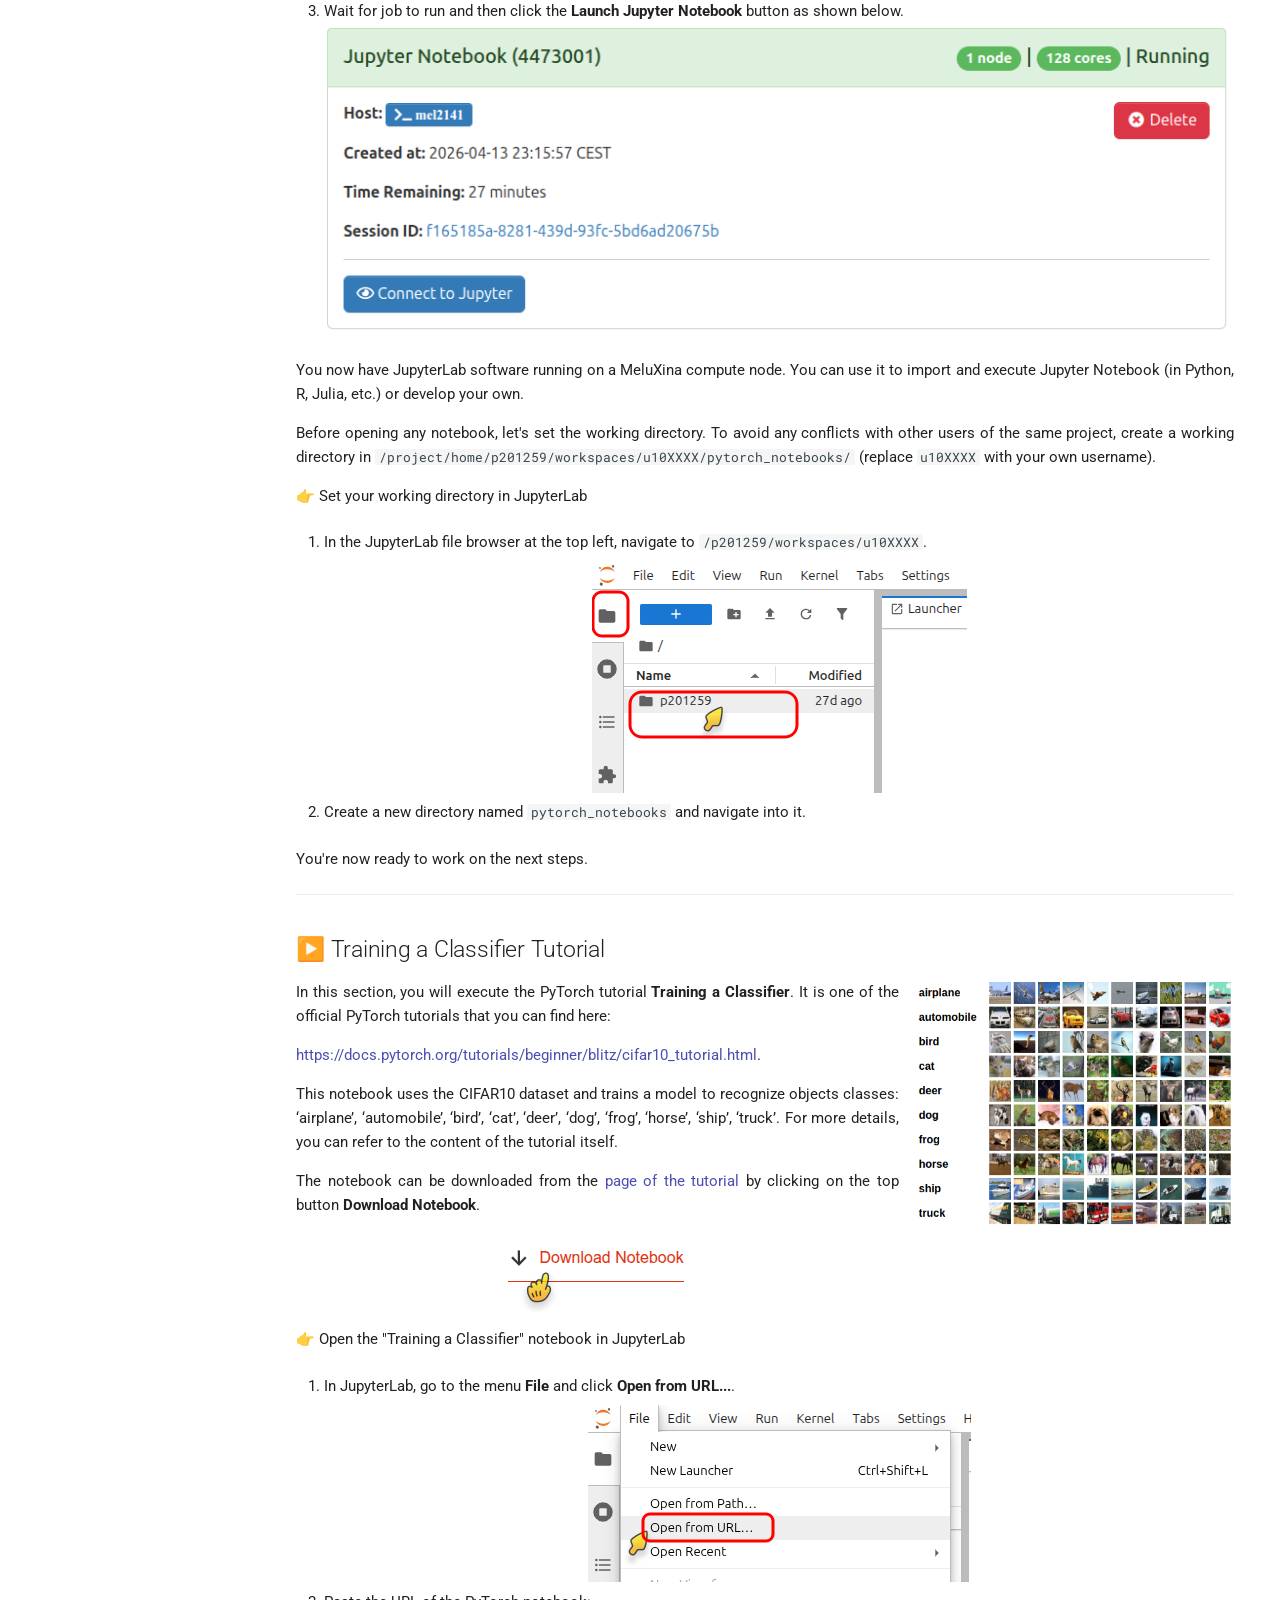
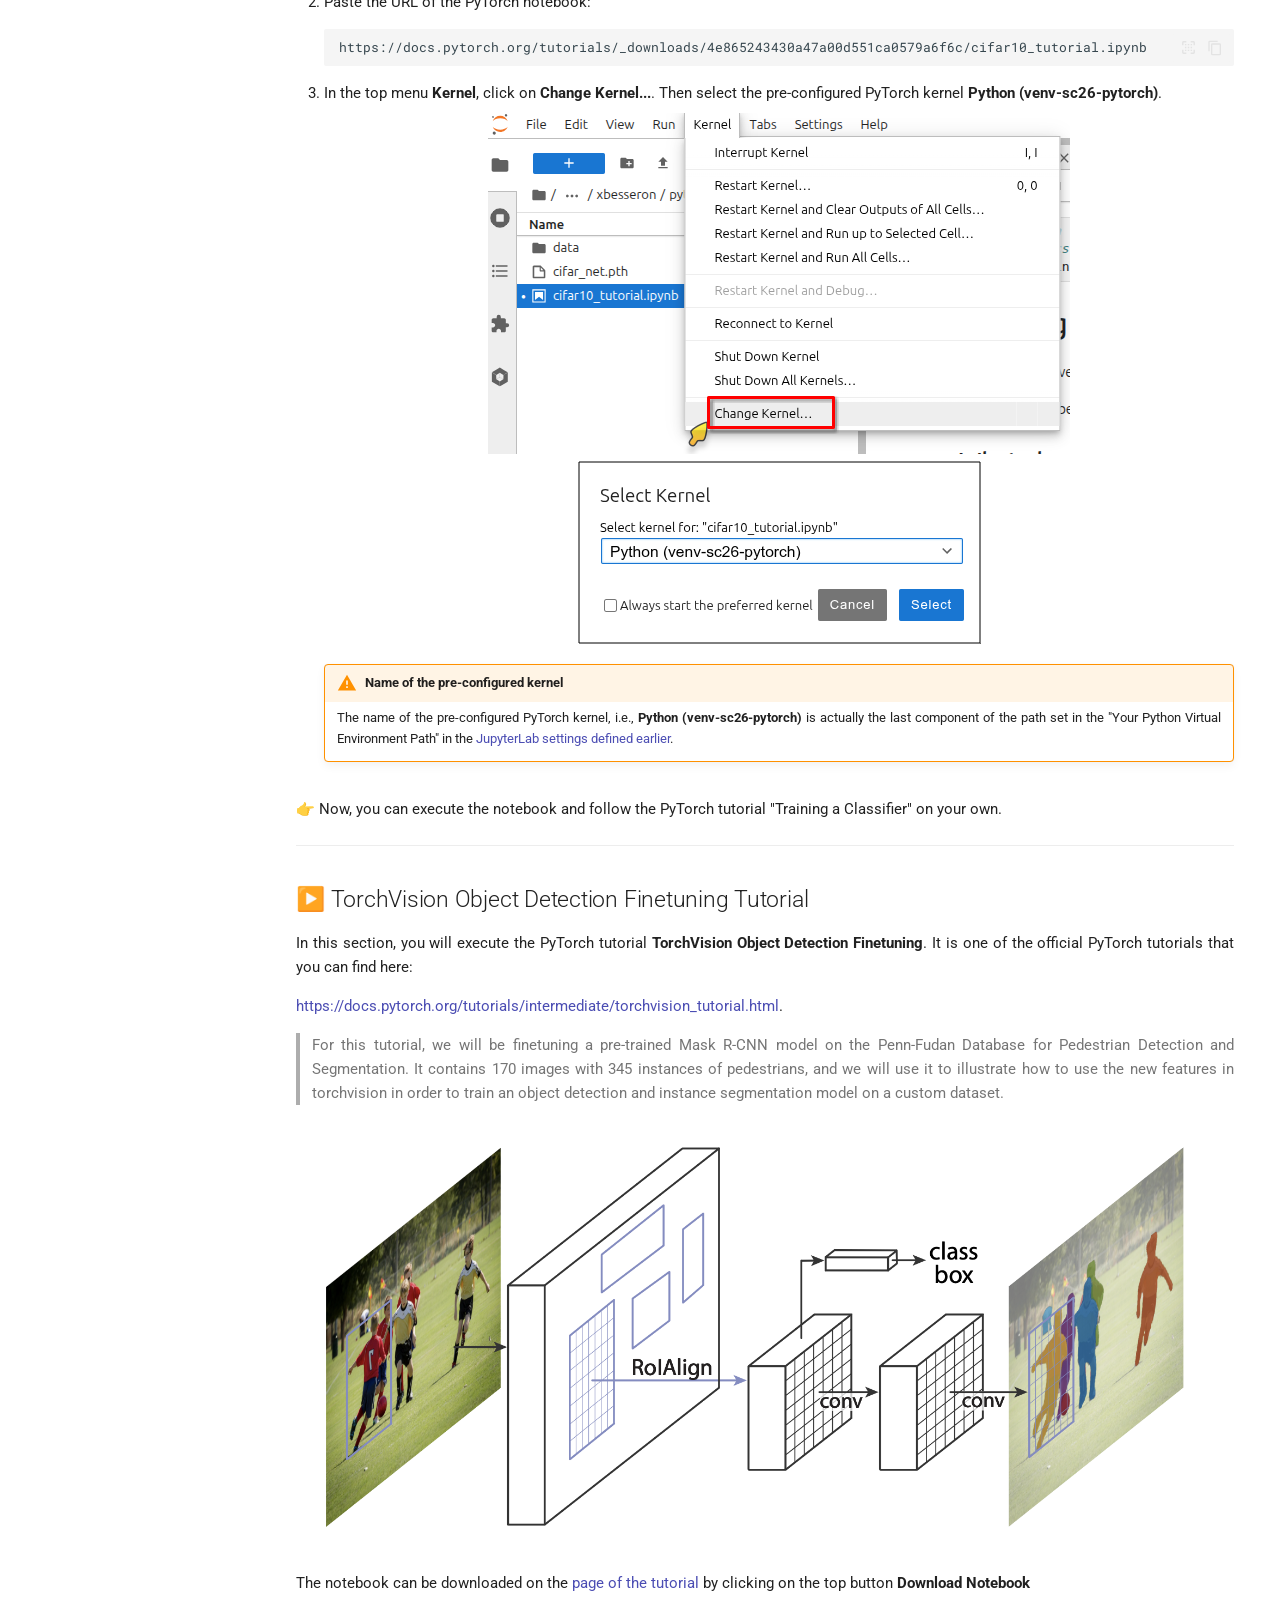
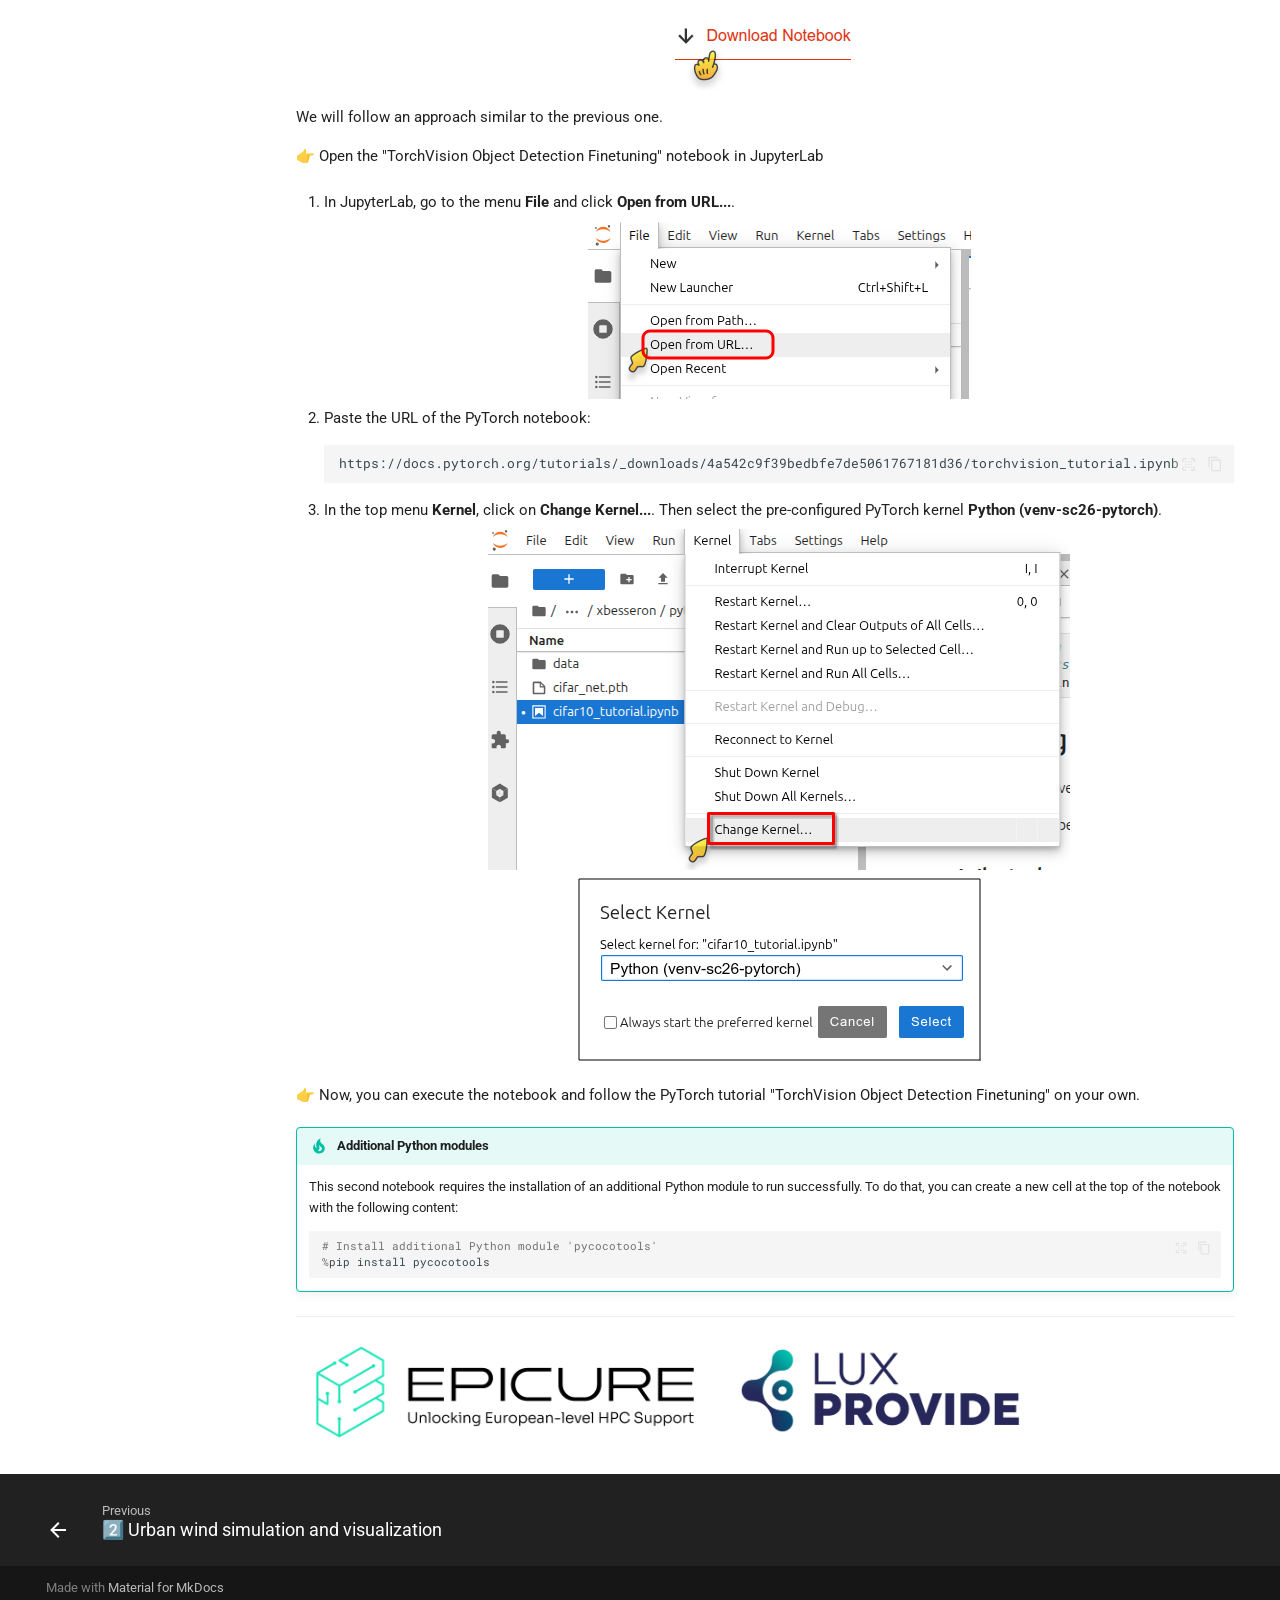
<file: pytorch_notebooks/index.html>
<!DOCTYPE html><html lang="en" class="no-js"><head>
    
      <meta charset="utf-8">
      <meta name="viewport" content="width=device-width,initial-scale=1">
      
        <meta name="description" content="Tutorial for your first steps on MeluXina supercomputer">
      
      
        <meta name="author" content="Xavier Besseron">
      
      
        <link rel="canonical" href="https://LuxProvide.github.io/GettingStartedOnMeluXina/pytorch_notebooks/">
      
      
        <link rel="prev" href="../urban_wind_simulation/">
      
      
      
        
      
      
      <link rel="icon" href="../assets/favicon.png">
      <meta name="generator" content="mkdocs-1.6.1, mkdocs-material-9.7.6">
    
    
      
        <title>3️⃣ PyTorch notebooks with JupyterLab - SCynergy 2026 - Getting Started with MeluXina</title>
      
    
    
      <link rel="stylesheet" href="../assets/stylesheets/main.484c7ddc.min.css">
      
      


    
    
      
    
    
      
        
        
        <link rel="preconnect" href="https://fonts.gstatic.com" crossorigin="">
        <link rel="stylesheet" href="https://fonts.googleapis.com/css?family=Roboto:300,300i,400,400i,700,700i%7CRoboto+Mono:400,400i,700,700i&amp;display=fallback">
        <style>:root{--md-text-font:"Roboto";--md-code-font:"Roboto Mono"}</style>
      
    
    
      <link rel="stylesheet" href="../stylesheets/extra.css">
    
    <script>__md_scope=new URL("..",location),__md_hash=e=>[...e].reduce(((e,_)=>(e<<5)-e+_.charCodeAt(0)),0),__md_get=(e,_=localStorage,t=__md_scope)=>JSON.parse(_.getItem(t.pathname+"."+e)),__md_set=(e,_,t=localStorage,a=__md_scope)=>{try{t.setItem(a.pathname+"."+e,JSON.stringify(_))}catch(e){}}</script>
    
      

    
    
  <link href="../assets/stylesheets/glightbox.min.css" rel="stylesheet"><script src="../assets/javascripts/glightbox.min.js"></script><style id="glightbox-style">
            html.glightbox-open { overflow: initial; height: 100%; }
            .gslide-title { margin-top: 0px; user-select: text; }
            .gslide-desc { color: #666; user-select: text; }
            .gslide-image img { background: white; }
            .gscrollbar-fixer { padding-right: 15px; }
            .gdesc-inner { font-size: 0.75rem; }
            body[data-md-color-scheme="slate"] .gdesc-inner { background: var(--md-default-bg-color); }
            body[data-md-color-scheme="slate"] .gslide-title { color: var(--md-default-fg-color); }
            body[data-md-color-scheme="slate"] .gslide-desc { color: var(--md-default-fg-color); }
        </style></head>
  
  
    <body dir="ltr">
  
    
    <input class="md-toggle" data-md-toggle="drawer" type="checkbox" id="__drawer" autocomplete="off">
    <input class="md-toggle" data-md-toggle="search" type="checkbox" id="__search" autocomplete="off">
    <label class="md-overlay" for="__drawer"></label>
    <div data-md-component="skip">
      
        
        <a href="#hands-on-pytorch-notebooks-with-jupyterlab" class="md-skip">
          Skip to content
        </a>
      
    </div>
    <div data-md-component="announce">
      
    </div>
    
    
      

  

<header class="md-header md-header--shadow" data-md-component="header">
  <nav class="md-header__inner md-grid" aria-label="Header">
    <a href=".." title="SCynergy 2026 - Getting Started with MeluXina" class="md-header__button md-logo" aria-label="SCynergy 2026 - Getting Started with MeluXina" data-md-component="logo">
      
  <img src="../assets/LuxProvide_logo_white.svg" alt="logo">

    </a>
    <label class="md-header__button md-icon" for="__drawer">
      
      <svg xmlns="http://www.w3.org/2000/svg" viewBox="0 0 24 24"><path d="M3 6h18v2H3zm0 5h18v2H3zm0 5h18v2H3z"></path></svg>
    </label>
    <div class="md-header__title" data-md-component="header-title">
      <div class="md-header__ellipsis">
        <div class="md-header__topic">
          <span class="md-ellipsis">
            SCynergy 2026 - Getting Started with MeluXina
          </span>
        </div>
        <div class="md-header__topic" data-md-component="header-topic">
          <span class="md-ellipsis">
            
              3️⃣ PyTorch notebooks with JupyterLab
            
          </span>
        </div>
      </div>
    </div>
    
    
      <script>var palette=__md_get("__palette");if(palette&&palette.color){if("(prefers-color-scheme)"===palette.color.media){var media=matchMedia("(prefers-color-scheme: light)"),input=document.querySelector(media.matches?"[data-md-color-media='(prefers-color-scheme: light)']":"[data-md-color-media='(prefers-color-scheme: dark)']");palette.color.media=input.getAttribute("data-md-color-media"),palette.color.scheme=input.getAttribute("data-md-color-scheme"),palette.color.primary=input.getAttribute("data-md-color-primary"),palette.color.accent=input.getAttribute("data-md-color-accent")}for(var[key,value]of Object.entries(palette.color))document.body.setAttribute("data-md-color-"+key,value)}</script>
    
    
    
      
      
        <label class="md-header__button md-icon" for="__search">
          
          <svg xmlns="http://www.w3.org/2000/svg" viewBox="0 0 24 24"><path d="M9.5 3A6.5 6.5 0 0 1 16 9.5c0 1.61-.59 3.09-1.56 4.23l.27.27h.79l5 5-1.5 1.5-5-5v-.79l-.27-.27A6.52 6.52 0 0 1 9.5 16 6.5 6.5 0 0 1 3 9.5 6.5 6.5 0 0 1 9.5 3m0 2C7 5 5 7 5 9.5S7 14 9.5 14 14 12 14 9.5 12 5 9.5 5"></path></svg>
        </label>
        <div class="md-search" data-md-component="search" role="dialog">
  <label class="md-search__overlay" for="__search"></label>
  <div class="md-search__inner" role="search">
    <form class="md-search__form" name="search">
      <input type="text" class="md-search__input" name="query" aria-label="Search" placeholder="Search" autocapitalize="off" autocorrect="off" autocomplete="off" spellcheck="false" data-md-component="search-query" required="">
      <label class="md-search__icon md-icon" for="__search">
        
        <svg xmlns="http://www.w3.org/2000/svg" viewBox="0 0 24 24"><path d="M9.5 3A6.5 6.5 0 0 1 16 9.5c0 1.61-.59 3.09-1.56 4.23l.27.27h.79l5 5-1.5 1.5-5-5v-.79l-.27-.27A6.52 6.52 0 0 1 9.5 16 6.5 6.5 0 0 1 3 9.5 6.5 6.5 0 0 1 9.5 3m0 2C7 5 5 7 5 9.5S7 14 9.5 14 14 12 14 9.5 12 5 9.5 5"></path></svg>
        
        <svg xmlns="http://www.w3.org/2000/svg" viewBox="0 0 24 24"><path d="M20 11v2H8l5.5 5.5-1.42 1.42L4.16 12l7.92-7.92L13.5 5.5 8 11z"></path></svg>
      </label>
      <nav class="md-search__options" aria-label="Search">
        
        <button type="reset" class="md-search__icon md-icon" title="Clear" aria-label="Clear" tabindex="-1">
          
          <svg xmlns="http://www.w3.org/2000/svg" viewBox="0 0 24 24"><path d="M19 6.41 17.59 5 12 10.59 6.41 5 5 6.41 10.59 12 5 17.59 6.41 19 12 13.41 17.59 19 19 17.59 13.41 12z"></path></svg>
        </button>
      </nav>
      
    </form>
    <div class="md-search__output">
      <div class="md-search__scrollwrap" tabindex="0" data-md-scrollfix="">
        <div class="md-search-result" data-md-component="search-result">
          <div class="md-search-result__meta">
            Initializing search
          </div>
          <ol class="md-search-result__list" role="presentation"></ol>
        </div>
      </div>
    </div>
  </div>
</div>
      
    
    
  </nav>
  
</header>
    
    <div class="md-container" data-md-component="container">
      
      
        
          
        
      
      <main class="md-main" data-md-component="main">
        <div class="md-main__inner md-grid">
          
            
              
              <div class="md-sidebar md-sidebar--primary" data-md-component="sidebar" data-md-type="navigation">
                <div class="md-sidebar__scrollwrap">
                  <div class="md-sidebar__inner">
                    



  

<nav class="md-nav md-nav--primary md-nav--integrated" aria-label="Navigation" data-md-level="0">
  <label class="md-nav__title" for="__drawer">
    <a href=".." title="SCynergy 2026 - Getting Started with MeluXina" class="md-nav__button md-logo" aria-label="SCynergy 2026 - Getting Started with MeluXina" data-md-component="logo">
      
  <img src="../assets/LuxProvide_logo_white.svg" alt="logo">

    </a>
    SCynergy 2026 - Getting Started with MeluXina
  </label>
  
  <ul class="md-nav__list" data-md-scrollfix="">
    
      
      
  
  
  
  
    <li class="md-nav__item">
      <a href=".." class="md-nav__link">
        
  
  
  <span class="md-ellipsis">
    
  
    🏠 Overview
  

    
  </span>
  
  

      </a>
    </li>
  

    
      
      
  
  
  
  
    <li class="md-nav__item">
      <a href="../connections_meluxina/" class="md-nav__link">
        
  
  
  <span class="md-ellipsis">
    
  
    1️⃣ Configuring your access to MeluXina
  

    
  </span>
  
  

      </a>
    </li>
  

    
      
      
  
  
  
  
    <li class="md-nav__item">
      <a href="../urban_wind_simulation/" class="md-nav__link">
        
  
  
  <span class="md-ellipsis">
    
  
    2️⃣ Urban wind simulation and visualization
  

    
  </span>
  
  

      </a>
    </li>
  

    
      
      
  
  
    
  
  
  
    <li class="md-nav__item md-nav__item--active">
      
      <input class="md-nav__toggle md-toggle" type="checkbox" id="__toc">
      
      
        
      
      
        <label class="md-nav__link md-nav__link--active" for="__toc">
          
  
  
  <span class="md-ellipsis">
    
  
    3️⃣ PyTorch notebooks with JupyterLab
  

    
  </span>
  
  

          <span class="md-nav__icon md-icon"></span>
        </label>
      
      <a href="./" class="md-nav__link md-nav__link--active">
        
  
  
  <span class="md-ellipsis">
    
  
    3️⃣ PyTorch notebooks with JupyterLab
  

    
  </span>
  
  

      </a>
      
        

<nav class="md-nav md-nav--secondary" aria-label="Table of contents">
  
  
  
    
  
  
    <label class="md-nav__title" for="__toc">
      <span class="md-nav__icon md-icon"></span>
      Table of contents
    </label>
    <ul class="md-nav__list" data-md-component="toc" data-md-scrollfix="">
      
        <li class="md-nav__item">
  <a href="#running-jupyterlab" class="md-nav__link">
    <span class="md-ellipsis">
      
        ▶️ Running JupyterLab
      
    </span>
  </a>
  
</li>
      
        <li class="md-nav__item">
  <a href="#training-a-classifier-tutorial" class="md-nav__link">
    <span class="md-ellipsis">
      
        ▶️ Training a Classifier Tutorial
      
    </span>
  </a>
  
</li>
      
        <li class="md-nav__item">
  <a href="#torchvision-object-detection-finetuning-tutorial" class="md-nav__link">
    <span class="md-ellipsis">
      
        ▶️ TorchVision Object Detection Finetuning Tutorial
      
    </span>
  </a>
  
</li>
      
    </ul>
  
</nav>
      
    </li>
  

    
  </ul>
</nav>
                  </div>
                </div>
              </div>
            
            
          
          
            <div class="md-content" data-md-component="content">
              
                



  


              
              <article class="md-content__inner md-typeset">
                
                  



<p><img alt="SCynergy 2026" class="off-glb" src="../assets/scynergy2026.png" width="640"></p>
<h1 id="hands-on-pytorch-notebooks-with-jupyterlab">Hands-on: PyTorch notebooks with JupyterLab<a class="headerlink" href="#hands-on-pytorch-notebooks-with-jupyterlab" title="Permanent link">¶</a></h1>
<p><a class="glightbox" data-type="image" data-width="auto" data-height="auto" href="../images/pytorch_logo.png" data-desc-position="bottom"><img align="right" alt="PyTorch" src="../images/pytorch_logo.png" width="320"></a></p>
<p>In this part, you will get familiar with running Jupyter notebooks on the MeluXina HPC system. We will guide you through setting up the environment, i.e., running your JupyterLab instance on a compute node and executing the code from within the browser. The examples below focus specifically on <strong>PyTorch notebooks</strong>, which have been taken directly from the <a href="https://docs.pytorch.org/tutorials/index.html">official PyTorch tutorials</a> to get started with practical deep learning workflows. It aims to be concrete examples of how to run standard out-of-box Jupyter notebooks on the MeluXina supercomputer with minimal adaptation.</p>
<hr>
<h2 id="running-jupyterlab">▶️ Running JupyterLab<a class="headerlink" href="#running-jupyterlab" title="Permanent link">¶</a></h2>
<p>Similar to ParaView, JupyterLab is started from the MeluXina web-portal, allowing you to use the Jupyter interface from your local browser. </p>
<p>👉 Start the MeluXina web-portal: <a href="https://portal.lxp.lu/"><strong>https://portal.lxp.lu/</strong></a>. </p>
<div class="admonition tip">
<p class="admonition-title">Tip</p>
<p>If needed, follow the instructions of the <a href="../connections_meluxina/">previous part</a>:</p>
<ul>
<li><a href="../connections_meluxina/#web-portal-access">Web-portal access</a></li>
</ul>
</div>
<p>👉 Open the <strong>Jupyter Notebook</strong> application.</p>
<ol>
<li>Click on the <a href="https://portal.lxp.lu/pun/sys/dashboard/batch_connect/sys/bc_meluxina_jupyter/session_contexts/new">Jupyter Notebook application on the web-portal</a>.</li>
<li>
<p>Use the settings defined below and click the <strong>Launch</strong> button.</p>
<p><a class="glightbox" data-type="image" data-width="auto" data-height="auto" href="../images/ood_jupyter_settings.png" data-desc-position="bottom"><img alt="JupyterLab settings" class="center" src="../images/ood_jupyter_settings.png"></a></p>
<div class="admonition warning">
<p class="admonition-title">Your Python Virtual Environment Path</p>
<p>The setting "Your Python Virtual Environment Path" defines a path to your own Python virtual environment (<code>venv</code>), new or existing. You should set it to a path where you have write permission.</p>
<p>You can use the value <code>/project/home/p201259/workspaces/u10XXXX/venv-sc26-pytorch/</code> making sure to replace <code>u10XXXX</code> by your own username.</p>
</div>
</li>
<li>
<p>Wait for job to run and then click the <strong>Launch Jupyter Notebook</strong> button as shown below.
<a class="glightbox" data-type="image" data-width="auto" data-height="auto" href="../images/ood_jupyter_job.png" data-desc-position="bottom"><img alt="JupyterLab settings" class="center" src="../images/ood_jupyter_job.png"></a></p>
</li>
</ol>
<p>You now have JupyterLab software running on a MeluXina compute node.
You can use it to import and execute Jupyter Notebook (in Python, R, Julia, etc.) or develop your own.</p>
<p>Before opening any notebook, let's set the working directory. To avoid any conflicts with other users of the same project, create a working directory in <code>/project/home/p201259/workspaces/u10XXXX/pytorch_notebooks/</code> (replace <code>u10XXXX</code> with your own username).</p>
<p>👉 Set your working directory in JupyterLab</p>
<ol>
<li>
<p>In the JupyterLab file browser at the top left, navigate to <code>/p201259/workspaces/u10XXXX</code>.</p>
<p><a class="glightbox" data-type="image" data-width="auto" data-height="auto" href="../images/ood_jupyter_working_directory.png" data-desc-position="bottom"><img alt="JupyterLab working directory" class="center" src="../images/ood_jupyter_working_directory.png"></a></p>
</li>
<li>
<p>Create a new directory named <code>pytorch_notebooks</code> and navigate into it.</p>
</li>
</ol>
<p>You're now ready to work on the next steps.</p>
<hr>
<h2 id="training-a-classifier-tutorial">▶️ Training a Classifier Tutorial<a class="headerlink" href="#training-a-classifier-tutorial" title="Permanent link">¶</a></h2>
<p><a class="glightbox" data-type="image" data-width="auto" data-height="auto" href="../images/torch_classifier.png" data-desc-position="bottom"><img align="right" alt="" src="../images/torch_classifier.png" width="320"></a></p>
<p>In this section, you will execute the PyTorch tutorial <strong>Training a Classifier</strong>.
It is one of the official PyTorch tutorials that you can find here:</p>
<p><a href="https://docs.pytorch.org/tutorials/beginner/blitz/cifar10_tutorial.html">https://docs.pytorch.org/tutorials/beginner/blitz/cifar10_tutorial.html</a>.</p>
<p>This notebook uses the CIFAR10 dataset and trains a model to recognize objects classes: ‘airplane’, ‘automobile’, ‘bird’, ‘cat’, ‘deer’, ‘dog’, ‘frog’, ‘horse’, ‘ship’, ‘truck’. For more details, you can refer to the content of the tutorial itself.</p>
<p>The notebook can be downloaded from the <a href="https://docs.pytorch.org/tutorials/beginner/blitz/cifar10_tutorial.html">page of the tutorial</a> by clicking on the top button <strong>Download Notebook</strong>.</p>
<p><a class="glightbox" data-type="image" data-width="auto" data-height="auto" href="../images/download_notebook.png" data-desc-position="bottom"><img alt="Download Notebook" class="center" src="../images/download_notebook.png"></a></p>
<p>👉 Open the "Training a Classifier" notebook in JupyterLab</p>
<ol>
<li>
<p>In JupyterLab, go to the menu <strong>File</strong> and click <strong>Open from URL...</strong>.</p>
<p><a class="glightbox" data-type="image" data-width="auto" data-height="auto" href="../images/jupyter_open_url.png" data-desc-position="bottom"><img alt="JupyterLab Open URL" class="center" src="../images/jupyter_open_url.png"></a></p>
</li>
<li>
<p>Paste the URL of the PyTorch notebook:</p>
<div class="language-text highlight"><pre><span></span><code><span id="__span-0-1"><a id="__codelineno-0-1" name="__codelineno-0-1" href="#__codelineno-0-1"></a>https://docs.pytorch.org/tutorials/_downloads/4e865243430a47a00d551ca0579a6f6c/cifar10_tutorial.ipynb
</span></code></pre></div>
</li>
<li>
<p>In the top menu <strong>Kernel</strong>, click on <strong>Change Kernel...</strong>. Then select the pre-configured PyTorch kernel <strong>Python (venv-sc26-pytorch)</strong>. </p>
<p><a class="glightbox" data-type="image" data-width="auto" data-height="auto" href="../images/jupyter_change_kernel.png" data-desc-position="bottom"><img alt="" class="center" src="../images/jupyter_change_kernel.png"></a></p>
<p><a class="glightbox" data-type="image" data-width="auto" data-height="auto" href="../images/jupyter_kernel_pytorch.png" data-desc-position="bottom"><img alt="" class="center" src="../images/jupyter_kernel_pytorch.png"></a></p>
<div class="admonition warning">
<p class="admonition-title">Name of the pre-configured kernel</p>
<p>The name of the pre-configured PyTorch kernel, i.e., <strong>Python (venv-sc26-pytorch)</strong> is actually the last component of the path set in the "Your Python Virtual Environment Path" in the <a href="#running-jupyterlab">JupyterLab settings defined earlier</a>. </p>
</div>
</li>
</ol>
<p>👉 Now, you can execute the notebook and follow the PyTorch tutorial "Training a Classifier" on your own.</p>
<hr>
<h2 id="torchvision-object-detection-finetuning-tutorial">▶️ TorchVision Object Detection Finetuning Tutorial<a class="headerlink" href="#torchvision-object-detection-finetuning-tutorial" title="Permanent link">¶</a></h2>
<p>In this section, you will execute the PyTorch tutorial <strong>TorchVision Object Detection Finetuning</strong>.
It is one of the official PyTorch tutorials that you can find here:</p>
<p><a href="https://docs.pytorch.org/tutorials/intermediate/torchvision_tutorial.html">https://docs.pytorch.org/tutorials/intermediate/torchvision_tutorial.html</a>.</p>
<blockquote>
<p>For this tutorial, we will be finetuning a pre-trained Mask R-CNN model on the Penn-Fudan Database for Pedestrian Detection and Segmentation. It contains 170 images with 345 instances of pedestrians, and we will use it to illustrate how to use the new features in torchvision in order to train an object detection and instance segmentation model on a custom dataset.</p>
</blockquote>
<p><a class="glightbox" data-type="image" data-width="auto" data-height="auto" href="../images/torch_object_detection.png" data-desc-position="bottom"><img alt="" class="center" src="../images/torch_object_detection.png"></a></p>
<p>The notebook can be downloaded on the <a href="https://docs.pytorch.org/tutorials/intermediate/torchvision_tutorial.html">page of the tutorial</a> by clicking on the top button <strong>Download Notebook</strong></p>
<p><a class="glightbox" data-type="image" data-width="auto" data-height="auto" href="../images/download_notebook.png" data-desc-position="bottom"><img alt="Download Notebook" class="center" src="../images/download_notebook.png"></a></p>
<p>We will follow an approach similar to the previous one.</p>
<p>👉 Open the "TorchVision Object Detection Finetuning" notebook in JupyterLab</p>
<ol>
<li>
<p>In JupyterLab, go to the menu <strong>File</strong> and click <strong>Open from URL...</strong>.</p>
<p><a class="glightbox" data-type="image" data-width="auto" data-height="auto" href="../images/jupyter_open_url.png" data-desc-position="bottom"><img alt="JupyterLab Open URL" class="center" src="../images/jupyter_open_url.png"></a></p>
</li>
<li>
<p>Paste the URL of the PyTorch notebook:</p>
<div class="language-text highlight"><pre><span></span><code><span id="__span-1-1"><a id="__codelineno-1-1" name="__codelineno-1-1" href="#__codelineno-1-1"></a>https://docs.pytorch.org/tutorials/_downloads/4a542c9f39bedbfe7de5061767181d36/torchvision_tutorial.ipynb
</span></code></pre></div>
</li>
<li>
<p>In the top menu <strong>Kernel</strong>, click on <strong>Change Kernel...</strong>. Then select the pre-configured PyTorch kernel <strong>Python (venv-sc26-pytorch)</strong>. </p>
<p><a class="glightbox" data-type="image" data-width="auto" data-height="auto" href="../images/jupyter_change_kernel.png" data-desc-position="bottom"><img alt="" class="center" src="../images/jupyter_change_kernel.png"></a></p>
<p><a class="glightbox" data-type="image" data-width="auto" data-height="auto" href="../images/jupyter_kernel_pytorch.png" data-desc-position="bottom"><img alt="" class="center" src="../images/jupyter_kernel_pytorch.png"></a></p>
</li>
</ol>
<p>👉 Now, you can execute the notebook and follow the PyTorch tutorial "TorchVision Object Detection Finetuning" on your own.</p>
<div class="admonition tip">
<p class="admonition-title">Additional Python modules</p>
<p>This second notebook requires the installation of an additional Python module to run successfully.
To do that, you can create a new cell at the top of the notebook with the following content:</p>
<div class="language-python highlight"><pre><span></span><code><span id="__span-2-1"><a id="__codelineno-2-1" name="__codelineno-2-1" href="#__codelineno-2-1"></a><span class="c1"># Install additional Python module 'pycocotools'</span>
</span><span id="__span-2-2"><a id="__codelineno-2-2" name="__codelineno-2-2" href="#__codelineno-2-2"></a><span class="o">%</span><span class="n">pip</span> <span class="n">install</span> <span class="n">pycocotools</span>
</span></code></pre></div>
</div>
<hr>
<p><a href="https://epicure-hpc.eu/"><img alt="EPICURE" src="../assets/logo_epicure.png" width="420"></a> 
<a href="https://luxprovide.lu"><img alt="LuxProvide" src="../assets/logo_luxprovide.png" width="320"></a></p>












                
              </article>
            </div>
          
          
<script>var target=document.getElementById(location.hash.slice(1));target&&target.name&&(target.checked=target.name.startsWith("__tabbed_"))</script>
        </div>
        
      </main>
      
        <footer class="md-footer">
  
    
      
      <nav class="md-footer__inner md-grid" aria-label="Footer">
        
          
          <a href="../urban_wind_simulation/" class="md-footer__link md-footer__link--prev" aria-label="Previous: 2️⃣ Urban wind simulation and visualization">
            <div class="md-footer__button md-icon">
              
              <svg xmlns="http://www.w3.org/2000/svg" viewBox="0 0 24 24"><path d="M20 11v2H8l5.5 5.5-1.42 1.42L4.16 12l7.92-7.92L13.5 5.5 8 11z"></path></svg>
            </div>
            <div class="md-footer__title">
              <span class="md-footer__direction">
                Previous
              </span>
              <div class="md-ellipsis">
                2️⃣ Urban wind simulation and visualization
              </div>
            </div>
          </a>
        
        
      </nav>
    
  
  <div class="md-footer-meta md-typeset">
    <div class="md-footer-meta__inner md-grid">
      <div class="md-copyright">
  
  
    Made with
    <a href="https://squidfunk.github.io/mkdocs-material/" target="_blank" rel="noopener">
      Material for MkDocs
    </a>
  
</div>
      
    </div>
  </div>
</footer>
      
    </div>
    <div class="md-dialog" data-md-component="dialog">
      <div class="md-dialog__inner md-typeset"></div>
    </div>
    
    
    
      
      
      <script id="__config" type="application/json">{"annotate": null, "base": "..", "features": ["navigation.expand", "navigation.footer", "navigation.sections", "navigation.path", "toc.integrate", "content.code.copy", "content.code.select", "content.code.annotate"], "search": "../assets/javascripts/workers/search.2c215733.min.js", "tags": null, "translations": {"clipboard.copied": "Copied to clipboard", "clipboard.copy": "Copy to clipboard", "search.result.more.one": "1 more on this page", "search.result.more.other": "# more on this page", "search.result.none": "No matching documents", "search.result.one": "1 matching document", "search.result.other": "# matching documents", "search.result.placeholder": "Type to start searching", "search.result.term.missing": "Missing", "select.version": "Select version"}, "version": null}</script>
    
    
      <script src="../assets/javascripts/bundle.79ae519e.min.js"></script>
      
        <script src="../js/open_in_new_tab.js"></script>
      
    
  
<script id="init-glightbox">const lightbox = GLightbox({"touchNavigation": true, "loop": false, "zoomable": true, "draggable": true, "openEffect": "zoom", "closeEffect": "zoom", "slideEffect": "slide"});
document$.subscribe(()=>{ lightbox.reload(); });
</script></body></html>
</file>
<file: stylesheets/extra.css>
/* Logo sizing */
.md-header-nav__button.md-logo>img {
    margin: .2rem;
    padding: .4rem;
    width : 4.5rem;
    height: 2.3rem;
    top: 50%; 
    position: relative;
}

/* LuxConnect's colors */
:root {
    --md-primary-fg-color: #26275a;
    --md-accent-fg-color: #3fc0f0;
}

.md-content a {
    color: #4b4db3;
/*    text-decoration: underline; */
}

.md-content article {
    font-size: 0.75rem; /* default text size is too large */
    text-align: justify;
}

.footer-logo {
    margin: auto;
}


details {
  display: block;
}

details[open] > summary::before {
  content: "\25BC";
}

details summary {
  display: block;
  cursor: pointer;
}

details summary:focus {
  outline: none;
}

details summary::before {
  content: "\25B6";
  padding-right: 0.5em;
}

details summary::-webkit-details-marker {
  display: none;
}

/* Attach the "no-details" class to details tags
   in browsers that do not support them to get
   open/show functionality. */
details.no-details:not([open]) > * {
  display: none;
}

details.no-details:not([open]) summary {
  display: block;
}


.center {
    display: block;
    margin: 0 auto;
}
</file>
<file: assets/stylesheets/main.484c7ddc.min.css>
@charset "UTF-8";html{-webkit-text-size-adjust:none;-moz-text-size-adjust:none;text-size-adjust:none;box-sizing:border-box}*,:after,:before{box-sizing:inherit}@media (prefers-reduced-motion){*,:after,:before{transition:none!important}}body{margin:0}a,button,input,label{-webkit-tap-highlight-color:transparent}a{color:inherit;text-decoration:none}hr{border:0;box-sizing:initial;display:block;height:.05rem;overflow:visible;padding:0}small{font-size:80%}sub,sup{line-height:1em}img{border-style:none}table{border-collapse:initial;border-spacing:0}td,th{font-weight:400;vertical-align:top}button{background:#0000;border:0;font-family:inherit;font-size:inherit;margin:0;padding:0}input{border:0;outline:none}:root{--md-primary-fg-color:#4051b5;--md-primary-fg-color--light:#5d6cc0;--md-primary-fg-color--dark:#303fa1;--md-primary-bg-color:#fff;--md-primary-bg-color--light:#ffffffb3;--md-accent-fg-color:#526cfe;--md-accent-fg-color--transparent:#526cfe1a;--md-accent-bg-color:#fff;--md-accent-bg-color--light:#ffffffb3}[data-md-color-scheme=default]{color-scheme:light}[data-md-color-scheme=default] img[src$="#gh-dark-mode-only"],[data-md-color-scheme=default] img[src$="#only-dark"]{display:none}:root,[data-md-color-scheme=default]{--md-hue:225deg;--md-default-fg-color:#000000de;--md-default-fg-color--light:#0000008a;--md-default-fg-color--lighter:#00000052;--md-default-fg-color--lightest:#00000012;--md-default-bg-color:#fff;--md-default-bg-color--light:#ffffffb3;--md-default-bg-color--lighter:#ffffff4d;--md-default-bg-color--lightest:#ffffff1f;--md-code-fg-color:#36464e;--md-code-bg-color:#f5f5f5;--md-code-bg-color--light:#f5f5f5b3;--md-code-bg-color--lighter:#f5f5f54d;--md-code-hl-color:#4287ff;--md-code-hl-color--light:#4287ff1a;--md-code-hl-number-color:#d52a2a;--md-code-hl-special-color:#db1457;--md-code-hl-function-color:#a846b9;--md-code-hl-constant-color:#6e59d9;--md-code-hl-keyword-color:#3f6ec6;--md-code-hl-string-color:#1c7d4d;--md-code-hl-name-color:var(--md-code-fg-color);--md-code-hl-operator-color:var(--md-default-fg-color--light);--md-code-hl-punctuation-color:var(--md-default-fg-color--light);--md-code-hl-comment-color:var(--md-default-fg-color--light);--md-code-hl-generic-color:var(--md-default-fg-color--light);--md-code-hl-variable-color:var(--md-default-fg-color--light);--md-typeset-color:var(--md-default-fg-color);--md-typeset-a-color:var(--md-primary-fg-color);--md-typeset-del-color:#f5503d26;--md-typeset-ins-color:#0bd57026;--md-typeset-kbd-color:#fafafa;--md-typeset-kbd-accent-color:#fff;--md-typeset-kbd-border-color:#b8b8b8;--md-typeset-mark-color:#ffff0080;--md-typeset-table-color:#0000001f;--md-typeset-table-color--light:rgba(0,0,0,.035);--md-admonition-fg-color:var(--md-default-fg-color);--md-admonition-bg-color:var(--md-default-bg-color);--md-warning-fg-color:#000000de;--md-warning-bg-color:#ff9;--md-footer-fg-color:#fff;--md-footer-fg-color--light:#ffffffb3;--md-footer-fg-color--lighter:#ffffff73;--md-footer-bg-color:#000000de;--md-footer-bg-color--dark:#00000052;--md-shadow-z1:0 0.2rem 0.5rem #0000000d,0 0 0.05rem #0000001a;--md-shadow-z2:0 0.2rem 0.5rem #0000001a,0 0 0.05rem #00000040;--md-shadow-z3:0 0.2rem 0.5rem #0003,0 0 0.05rem #00000059}.md-icon svg{fill:currentcolor;display:block;height:1.2rem;width:1.2rem}body{-webkit-font-smoothing:antialiased;-moz-osx-font-smoothing:grayscale;--md-text-font-family:var(--md-text-font,_),-apple-system,BlinkMacSystemFont,Helvetica,Arial,sans-serif;--md-code-font-family:var(--md-code-font,_),SFMono-Regular,Consolas,Menlo,monospace}aside,body,input{font-feature-settings:"kern","liga";color:var(--md-typeset-color);font-family:var(--md-text-font-family)}code,kbd,pre{font-feature-settings:"kern";font-family:var(--md-code-font-family)}:root{--md-typeset-table-sort-icon:url('data:image/svg+xml;charset=utf-8,<svg xmlns="http://www.w3.org/2000/svg" viewBox="0 0 24 24"><path d="m18 21-4-4h3V7h-3l4-4 4 4h-3v10h3M2 19v-2h10v2M2 13v-2h7v2M2 7V5h4v2z"/></svg>');--md-typeset-table-sort-icon--asc:url('data:image/svg+xml;charset=utf-8,<svg xmlns="http://www.w3.org/2000/svg" viewBox="0 0 24 24"><path d="M19 17h3l-4 4-4-4h3V3h2M2 17h10v2H2M6 5v2H2V5m0 6h7v2H2z"/></svg>');--md-typeset-table-sort-icon--desc:url('data:image/svg+xml;charset=utf-8,<svg xmlns="http://www.w3.org/2000/svg" viewBox="0 0 24 24"><path d="M19 7h3l-4-4-4 4h3v14h2M2 17h10v2H2M6 5v2H2V5m0 6h7v2H2z"/></svg>')}.md-typeset{-webkit-print-color-adjust:exact;color-adjust:exact;font-size:.8rem;line-height:1.6;overflow-wrap:break-word}@media print{.md-typeset{font-size:.68rem}}.md-typeset blockquote,.md-typeset dl,.md-typeset figure,.md-typeset ol,.md-typeset pre,.md-typeset ul{margin-bottom:1em;margin-top:1em}.md-typeset h1{color:var(--md-default-fg-color--light);font-size:2em;line-height:1.3;margin:0 0 1.25em}.md-typeset h1,.md-typeset h2{font-weight:300;letter-spacing:-.01em}.md-typeset h2{font-size:1.5625em;line-height:1.4;margin:1.6em 0 .64em}.md-typeset h3{font-size:1.25em;font-weight:400;letter-spacing:-.01em;line-height:1.5;margin:1.6em 0 .8em}.md-typeset h2+h3{margin-top:.8em}.md-typeset h4{font-weight:700;letter-spacing:-.01em;margin:1em 0}.md-typeset h5,.md-typeset h6{color:var(--md-default-fg-color--light);font-size:.8em;font-weight:700;letter-spacing:-.01em;margin:1.25em 0}.md-typeset h5{text-transform:uppercase}.md-typeset h5 code{text-transform:none}.md-typeset hr{border-bottom:.05rem solid var(--md-default-fg-color--lightest);display:flow-root;margin:1.5em 0}.md-typeset a{color:var(--md-typeset-a-color);word-break:break-word}.md-typeset a,.md-typeset a:before{transition:color 125ms}.md-typeset a:focus,.md-typeset a:hover{color:var(--md-accent-fg-color)}.md-typeset a:focus code,.md-typeset a:hover code{background-color:var(--md-accent-fg-color--transparent);color:var(--md-accent-fg-color)}.md-typeset a code{color:var(--md-typeset-a-color)}.md-typeset a.focus-visible{outline-color:var(--md-accent-fg-color);outline-offset:.2rem}.md-typeset code,.md-typeset kbd,.md-typeset pre{color:var(--md-code-fg-color);direction:ltr;font-variant-ligatures:none;transition:background-color 125ms}@media print{.md-typeset code,.md-typeset kbd,.md-typeset pre{white-space:pre-wrap}}.md-typeset code{background-color:var(--md-code-bg-color);border-radius:.1rem;-webkit-box-decoration-break:clone;box-decoration-break:clone;font-size:.85em;padding:0 .2941176471em;transition:color 125ms,background-color 125ms;word-break:break-word}.md-typeset code:not(.focus-visible){-webkit-tap-highlight-color:transparent;outline:none}.md-typeset pre{display:flow-root;line-height:1.4;position:relative}.md-typeset pre>code{-webkit-box-decoration-break:slice;box-decoration-break:slice;box-shadow:none;display:block;margin:0;outline-color:var(--md-accent-fg-color);overflow:auto;padding:.7720588235em 1.1764705882em;scrollbar-color:var(--md-default-fg-color--lighter) #0000;scrollbar-width:thin;touch-action:auto;word-break:normal}.md-typeset pre>code:hover{scrollbar-color:var(--md-accent-fg-color) #0000}.md-typeset pre>code::-webkit-scrollbar{height:.2rem;width:.2rem}.md-typeset pre>code::-webkit-scrollbar-thumb{background-color:var(--md-default-fg-color--lighter)}.md-typeset pre>code::-webkit-scrollbar-thumb:hover{background-color:var(--md-accent-fg-color)}.md-typeset kbd{background-color:var(--md-typeset-kbd-color);border-radius:.1rem;box-shadow:0 .1rem 0 .05rem var(--md-typeset-kbd-border-color),0 .1rem 0 var(--md-typeset-kbd-border-color),0 -.1rem .2rem var(--md-typeset-kbd-accent-color) inset;color:var(--md-default-fg-color);display:inline-block;font-size:.75em;padding:0 .6666666667em;vertical-align:text-top;word-break:break-word}.md-typeset mark{background-color:var(--md-typeset-mark-color);-webkit-box-decoration-break:clone;box-decoration-break:clone;color:inherit;word-break:break-word}.md-typeset abbr{cursor:help;text-decoration:none}.md-typeset [data-preview],.md-typeset abbr{border-bottom:.05rem dotted var(--md-default-fg-color--light)}.md-typeset small{opacity:.75}[dir=ltr] .md-typeset sub,[dir=ltr] .md-typeset sup{margin-left:.078125em}[dir=rtl] .md-typeset sub,[dir=rtl] .md-typeset sup{margin-right:.078125em}[dir=ltr] .md-typeset blockquote{padding-left:.6rem}[dir=rtl] .md-typeset blockquote{padding-right:.6rem}[dir=ltr] .md-typeset blockquote{border-left:.2rem solid var(--md-default-fg-color--lighter)}[dir=rtl] .md-typeset blockquote{border-right:.2rem solid var(--md-default-fg-color--lighter)}.md-typeset blockquote{color:var(--md-default-fg-color--light);margin-left:0;margin-right:0}.md-typeset ul{list-style-type:disc}.md-typeset ul[type]{list-style-type:revert-layer}[dir=ltr] .md-typeset ol,[dir=ltr] .md-typeset ul{margin-left:.625em}[dir=rtl] .md-typeset ol,[dir=rtl] .md-typeset ul{margin-right:.625em}.md-typeset ol,.md-typeset ul{padding:0}.md-typeset ol:not([hidden]),.md-typeset ul:not([hidden]){display:flow-root}.md-typeset ol ol,.md-typeset ul ol{list-style-type:lower-alpha}.md-typeset ol ol ol,.md-typeset ul ol ol{list-style-type:lower-roman}.md-typeset ol ol ol ol,.md-typeset ul ol ol ol{list-style-type:upper-alpha}.md-typeset ol ol ol ol ol,.md-typeset ul ol ol ol ol{list-style-type:upper-roman}.md-typeset ol[type],.md-typeset ul[type]{list-style-type:revert-layer}[dir=ltr] .md-typeset ol li,[dir=ltr] .md-typeset ul li{margin-left:1.25em}[dir=rtl] .md-typeset ol li,[dir=rtl] .md-typeset ul li{margin-right:1.25em}.md-typeset ol li,.md-typeset ul li{margin-bottom:.5em}.md-typeset ol li blockquote,.md-typeset ol li p,.md-typeset ul li blockquote,.md-typeset ul li p{margin:.5em 0}.md-typeset ol li:last-child,.md-typeset ul li:last-child{margin-bottom:0}[dir=ltr] .md-typeset ol li ol,[dir=ltr] .md-typeset ol li ul,[dir=ltr] .md-typeset ul li ol,[dir=ltr] .md-typeset ul li ul{margin-left:.625em}[dir=rtl] .md-typeset ol li ol,[dir=rtl] .md-typeset ol li ul,[dir=rtl] .md-typeset ul li ol,[dir=rtl] .md-typeset ul li ul{margin-right:.625em}.md-typeset ol li ol,.md-typeset ol li ul,.md-typeset ul li ol,.md-typeset ul li ul{margin-bottom:.5em;margin-top:.5em}[dir=ltr] .md-typeset dd{margin-left:1.875em}[dir=rtl] .md-typeset dd{margin-right:1.875em}.md-typeset dd{margin-bottom:1.5em;margin-top:1em}.md-typeset img,.md-typeset svg,.md-typeset video{height:auto;max-width:100%}.md-typeset img[align=left]{margin:1em 1em 1em 0}.md-typeset img[align=right]{margin:1em 0 1em 1em}.md-typeset img[align]:only-child{margin-top:0}.md-typeset figure{display:flow-root;margin:1em auto;max-width:100%;text-align:center;width:fit-content}.md-typeset figure img{display:block;margin:0 auto}.md-typeset figcaption{font-style:italic;margin:1em auto;max-width:24rem}.md-typeset iframe{max-width:100%}.md-typeset table:not([class]){background-color:var(--md-default-bg-color);border:.05rem solid var(--md-typeset-table-color);border-radius:.1rem;display:inline-block;font-size:.64rem;max-width:100%;overflow:auto;touch-action:auto}@media print{.md-typeset table:not([class]){display:table}}.md-typeset table:not([class])+*{margin-top:1.5em}.md-typeset table:not([class]) td>:first-child,.md-typeset table:not([class]) th>:first-child{margin-top:0}.md-typeset table:not([class]) td>:last-child,.md-typeset table:not([class]) th>:last-child{margin-bottom:0}.md-typeset table:not([class]) td:not([align]),.md-typeset table:not([class]) th:not([align]){text-align:left}[dir=rtl] .md-typeset table:not([class]) td:not([align]),[dir=rtl] .md-typeset table:not([class]) th:not([align]){text-align:right}.md-typeset table:not([class]) th{font-weight:700;min-width:5rem;padding:.9375em 1.25em;vertical-align:top}.md-typeset table:not([class]) td{border-top:.05rem solid var(--md-typeset-table-color);padding:.9375em 1.25em;vertical-align:top}.md-typeset table:not([class]) tbody tr{transition:background-color 125ms}.md-typeset table:not([class]) tbody tr:hover{background-color:var(--md-typeset-table-color--light);box-shadow:0 .05rem 0 var(--md-default-bg-color) inset}.md-typeset table:not([class]) a{word-break:normal}.md-typeset table th[role=columnheader]{cursor:pointer}[dir=ltr] .md-typeset table th[role=columnheader]:after{margin-left:.5em}[dir=rtl] .md-typeset table th[role=columnheader]:after{margin-right:.5em}.md-typeset table th[role=columnheader]:after{content:"";display:inline-block;height:1.2em;-webkit-mask-image:var(--md-typeset-table-sort-icon);mask-image:var(--md-typeset-table-sort-icon);-webkit-mask-repeat:no-repeat;mask-repeat:no-repeat;-webkit-mask-size:contain;mask-size:contain;transition:background-color 125ms;vertical-align:text-bottom;width:1.2em}.md-typeset table th[role=columnheader]:hover:after{background-color:var(--md-default-fg-color--lighter)}.md-typeset table th[role=columnheader][aria-sort=ascending]:after{background-color:var(--md-default-fg-color--light);-webkit-mask-image:var(--md-typeset-table-sort-icon--asc);mask-image:var(--md-typeset-table-sort-icon--asc)}.md-typeset table th[role=columnheader][aria-sort=descending]:after{background-color:var(--md-default-fg-color--light);-webkit-mask-image:var(--md-typeset-table-sort-icon--desc);mask-image:var(--md-typeset-table-sort-icon--desc)}.md-typeset__scrollwrap{margin:1em -.8rem;overflow-x:auto;touch-action:auto}.md-typeset__table{display:inline-block;margin-bottom:.5em;padding:0 .8rem}@media print{.md-typeset__table{display:block}}html .md-typeset__table table{display:table;margin:0;overflow:hidden;width:100%}@media screen and (max-width:44.984375em){.md-content__inner>pre{margin:1em -.8rem}.md-content__inner>pre code{border-radius:0}}.md-typeset .md-author{border-radius:100%;display:block;flex-shrink:0;height:1.6rem;overflow:hidden;position:relative;transition:color 125ms,transform 125ms;width:1.6rem}.md-typeset .md-author img{display:block}.md-typeset .md-author--more{background:var(--md-default-fg-color--lightest);color:var(--md-default-fg-color--lighter);font-size:.6rem;font-weight:700;line-height:1.6rem;text-align:center}.md-typeset .md-author--long{height:2.4rem;width:2.4rem}.md-typeset a.md-author{transform:scale(1)}.md-typeset a.md-author img{border-radius:100%;filter:grayscale(100%) opacity(75%);transition:filter 125ms}.md-typeset a.md-author:focus,.md-typeset a.md-author:hover{transform:scale(1.1);z-index:1}.md-typeset a.md-author:focus img,.md-typeset a.md-author:hover img{filter:grayscale(0)}.md-banner{background-color:var(--md-footer-bg-color);color:var(--md-footer-fg-color);overflow:auto}@media print{.md-banner{display:none}}.md-banner--warning{background-color:var(--md-warning-bg-color);color:var(--md-warning-fg-color)}.md-banner__inner{font-size:.7rem;margin:.6rem auto;padding:0 .8rem}[dir=ltr] .md-banner__button{float:right}[dir=rtl] .md-banner__button{float:left}.md-banner__button{color:inherit;cursor:pointer;transition:opacity .25s}.no-js .md-banner__button{display:none}.md-banner__button:hover{opacity:.7}html{font-size:125%;height:100%;overflow-x:hidden}@media screen and (min-width:100em){html{font-size:137.5%}}@media screen and (min-width:125em){html{font-size:150%}}body{background-color:var(--md-default-bg-color);display:flex;flex-direction:column;font-size:.5rem;min-height:100%;position:relative;width:100%}@media print{body{display:block}}@media screen and (max-width:59.984375em){body[data-md-scrolllock]{position:fixed}}.md-grid{margin-left:auto;margin-right:auto;max-width:61rem}.md-container{display:flex;flex-direction:column;flex-grow:1}@media print{.md-container{display:block}}.md-main{flex-grow:1}.md-main__inner{display:flex;height:100%;margin-top:1.5rem}.md-ellipsis{overflow:hidden;text-overflow:ellipsis}.md-toggle{display:none}.md-option{height:0;opacity:0;position:absolute;width:0}.md-option:checked+label:not([hidden]){display:block}.md-option.focus-visible+label{outline-color:var(--md-accent-fg-color);outline-style:auto}.md-skip{background-color:var(--md-default-fg-color);border-radius:.1rem;color:var(--md-default-bg-color);font-size:.64rem;margin:.5rem;opacity:0;outline-color:var(--md-accent-fg-color);padding:.3rem .5rem;position:fixed;transform:translateY(.4rem);z-index:-1}.md-skip:focus{opacity:1;transform:translateY(0);transition:transform .25s cubic-bezier(.4,0,.2,1),opacity 175ms 75ms;z-index:10}@page{margin:25mm}:root{--md-clipboard-icon:url('data:image/svg+xml;charset=utf-8,<svg xmlns="http://www.w3.org/2000/svg" viewBox="0 0 24 24"><path d="M19 21H8V7h11m0-2H8a2 2 0 0 0-2 2v14a2 2 0 0 0 2 2h11a2 2 0 0 0 2-2V7a2 2 0 0 0-2-2m-3-4H4a2 2 0 0 0-2 2v14h2V3h12z"/></svg>')}.md-clipboard{border-radius:.1rem;color:var(--md-default-fg-color--lightest);cursor:pointer;height:1.5em;outline-color:var(--md-accent-fg-color);outline-offset:.1rem;transition:color .25s;width:1.5em;z-index:1}@media print{.md-clipboard{display:none}}.md-clipboard:not(.focus-visible){-webkit-tap-highlight-color:transparent;outline:none}:hover>.md-clipboard{color:var(--md-default-fg-color--light)}.md-clipboard:focus,.md-clipboard:hover{color:var(--md-accent-fg-color)}.md-clipboard:after{background-color:currentcolor;content:"";display:block;height:1.125em;margin:0 auto;-webkit-mask-image:var(--md-clipboard-icon);mask-image:var(--md-clipboard-icon);-webkit-mask-position:center;mask-position:center;-webkit-mask-repeat:no-repeat;mask-repeat:no-repeat;-webkit-mask-size:contain;mask-size:contain;width:1.125em}.md-clipboard--inline{cursor:pointer}.md-clipboard--inline code{transition:color .25s,background-color .25s}.md-clipboard--inline:focus code,.md-clipboard--inline:hover code{background-color:var(--md-accent-fg-color--transparent);color:var(--md-accent-fg-color)}:root{--md-code-select-icon:url('data:image/svg+xml;charset=utf-8,<svg xmlns="http://www.w3.org/2000/svg" viewBox="0 0 24 24"><path d="M19 19h-4v2h4c1.1 0 2-.9 2-2v-4h-2m0-12h-4v2h4v4h2V5c0-1.1-.9-2-2-2M5 5h4V3H5c-1.1 0-2 .9-2 2v4h2m0 6H3v4c0 1.1.9 2 2 2h4v-2H5zm2-4h2v2H7zm4 0h2v2h-2zm4 0h2v2h-2zM7 7h2v2H7zm4 0h2v2h-2zm4 0h2v2h-2zm-8 8h2v2H7zm4 0h2v2h-2zm4 0h2v2h-2z"/></svg>');--md-code-copy-icon:url('data:image/svg+xml;charset=utf-8,<svg xmlns="http://www.w3.org/2000/svg" viewBox="0 0 24 24"><path d="M19 21H8V7h11m0-2H8a2 2 0 0 0-2 2v14a2 2 0 0 0 2 2h11a2 2 0 0 0 2-2V7a2 2 0 0 0-2-2m-3-4H4a2 2 0 0 0-2 2v14h2V3h12z"/></svg>')}.md-typeset .md-code__content{display:grid}.md-code__nav{background-color:var(--md-code-bg-color--lighter);border-radius:.1rem;display:flex;gap:.2rem;padding:.2rem;position:absolute;right:.25em;top:.25em;transition:background-color .25s;z-index:1}:hover>.md-code__nav{background-color:var(--md-code-bg-color--light)}.md-code__button{color:var(--md-default-fg-color--lightest);cursor:pointer;display:block;height:1.5em;outline-color:var(--md-accent-fg-color);outline-offset:.1rem;transition:color .25s;width:1.5em}:hover>*>.md-code__button{color:var(--md-default-fg-color--light)}.md-code__button.focus-visible,.md-code__button:hover{color:var(--md-accent-fg-color)}.md-code__button--active{color:var(--md-default-fg-color)!important}.md-code__button:after{background-color:currentcolor;content:"";display:block;height:1.125em;margin:0 auto;-webkit-mask-position:center;mask-position:center;-webkit-mask-repeat:no-repeat;mask-repeat:no-repeat;-webkit-mask-size:contain;mask-size:contain;width:1.125em}.md-code__button[data-md-type=select]:after{-webkit-mask-image:var(--md-code-select-icon);mask-image:var(--md-code-select-icon)}.md-code__button[data-md-type=copy]:after{-webkit-mask-image:var(--md-code-copy-icon);mask-image:var(--md-code-copy-icon)}@keyframes consent{0%{opacity:0;transform:translateY(100%)}to{opacity:1;transform:translateY(0)}}@keyframes overlay{0%{opacity:0}to{opacity:1}}.md-consent__overlay{animation:overlay .25s both;-webkit-backdrop-filter:blur(.1rem);backdrop-filter:blur(.1rem);background-color:#0000008a;height:100%;opacity:1;position:fixed;top:0;width:100%;z-index:5}.md-consent__inner{animation:consent .5s cubic-bezier(.1,.7,.1,1) both;background-color:var(--md-default-bg-color);border:0;border-radius:.1rem;bottom:0;box-shadow:0 0 .2rem #0000001a,0 .2rem .4rem #0003;max-height:100%;overflow:auto;padding:0;position:fixed;width:100%;z-index:5}.md-consent__form{padding:.8rem}.md-consent__settings{display:none;margin:1em 0}input:checked+.md-consent__settings{display:block}.md-consent__controls{margin-bottom:.8rem}.md-typeset .md-consent__controls .md-button{display:inline}@media screen and (max-width:44.984375em){.md-typeset .md-consent__controls .md-button{display:block;margin-top:.4rem;text-align:center;width:100%}}.md-consent label{cursor:pointer}.md-content{flex-grow:1;min-width:0}.md-content__inner{margin:0 .8rem 1.2rem;padding-top:.6rem}@media screen and (min-width:76.25em){[dir=ltr] .md-sidebar--primary:not([hidden])~.md-content>.md-content__inner{margin-left:1.2rem}[dir=ltr] .md-sidebar--secondary:not([hidden])~.md-content>.md-content__inner,[dir=rtl] .md-sidebar--primary:not([hidden])~.md-content>.md-content__inner{margin-right:1.2rem}[dir=rtl] .md-sidebar--secondary:not([hidden])~.md-content>.md-content__inner{margin-left:1.2rem}}.md-content__inner:before{content:"";display:block;height:.4rem}.md-content__inner>:last-child{margin-bottom:0}[dir=ltr] .md-content__button{float:right}[dir=rtl] .md-content__button{float:left}[dir=ltr] .md-content__button{margin-left:.4rem}[dir=rtl] .md-content__button{margin-right:.4rem}.md-content__button{margin:.4rem 0;padding:0}@media print{.md-content__button{display:none}}.md-typeset .md-content__button{color:var(--md-default-fg-color--lighter)}.md-content__button svg{display:inline;vertical-align:top}[dir=rtl] .md-content__button svg{transform:scaleX(-1)}[dir=ltr] .md-dialog{right:.8rem}[dir=rtl] .md-dialog{left:.8rem}.md-dialog{background-color:var(--md-default-fg-color);border-radius:.1rem;bottom:.8rem;box-shadow:var(--md-shadow-z3);min-width:11.1rem;opacity:0;padding:.4rem .6rem;pointer-events:none;position:fixed;transform:translateY(100%);transition:transform 0ms .4s,opacity .4s;z-index:4}@media print{.md-dialog{display:none}}.md-dialog--active{opacity:1;pointer-events:auto;transform:translateY(0);transition:transform .4s cubic-bezier(.075,.85,.175,1),opacity .4s}.md-dialog__inner{color:var(--md-default-bg-color);font-size:.7rem}.md-feedback{margin:2em 0 1em;text-align:center}.md-feedback fieldset{border:none;margin:0;padding:0}.md-feedback__title{font-weight:700;margin:1em auto}.md-feedback__inner{position:relative}.md-feedback__list{display:flex;flex-wrap:wrap;place-content:baseline center;position:relative}.md-feedback__list:hover .md-icon:not(:disabled){color:var(--md-default-fg-color--lighter)}:disabled .md-feedback__list{min-height:1.8rem}.md-feedback__icon{color:var(--md-default-fg-color--light);cursor:pointer;flex-shrink:0;margin:0 .1rem;transition:color 125ms}.md-feedback__icon:not(:disabled).md-icon:hover{color:var(--md-accent-fg-color)}.md-feedback__icon:disabled{color:var(--md-default-fg-color--lightest);pointer-events:none}.md-feedback__note{opacity:0;position:relative;transform:translateY(.4rem);transition:transform .4s cubic-bezier(.1,.7,.1,1),opacity .15s}.md-feedback__note>*{margin:0 auto;max-width:16rem}:disabled .md-feedback__note{opacity:1;transform:translateY(0)}@media print{.md-feedback{display:none}}.md-footer{background-color:var(--md-footer-bg-color);color:var(--md-footer-fg-color)}@media print{.md-footer{display:none}}.md-footer__inner{justify-content:space-between;overflow:auto;padding:.2rem}.md-footer__inner:not([hidden]){display:flex}.md-footer__link{align-items:end;display:flex;flex-grow:0.01;margin-bottom:.4rem;margin-top:1rem;max-width:100%;outline-color:var(--md-accent-fg-color);overflow:hidden;transition:opacity .25s}.md-footer__link:focus,.md-footer__link:hover{opacity:.7}[dir=rtl] .md-footer__link svg{transform:scaleX(-1)}@media screen and (max-width:44.984375em){.md-footer__link--prev{flex-shrink:0}.md-footer__link--prev .md-footer__title{display:none}}[dir=ltr] .md-footer__link--next{margin-left:auto}[dir=rtl] .md-footer__link--next{margin-right:auto}.md-footer__link--next{text-align:right}[dir=rtl] .md-footer__link--next{text-align:left}.md-footer__title{flex-grow:1;font-size:.9rem;margin-bottom:.7rem;max-width:calc(100% - 2.4rem);padding:0 1rem;white-space:nowrap}.md-footer__button{margin:.2rem;padding:.4rem}.md-footer__direction{font-size:.64rem;opacity:.7}.md-footer-meta{background-color:var(--md-footer-bg-color--dark)}.md-footer-meta__inner{display:flex;flex-wrap:wrap;justify-content:space-between;padding:.2rem}html .md-footer-meta.md-typeset a{color:var(--md-footer-fg-color--light)}html .md-footer-meta.md-typeset a:focus,html .md-footer-meta.md-typeset a:hover{color:var(--md-footer-fg-color)}.md-copyright{color:var(--md-footer-fg-color--lighter);font-size:.64rem;margin:auto .6rem;padding:.4rem 0;width:100%}@media screen and (min-width:45em){.md-copyright{width:auto}}.md-copyright__highlight{color:var(--md-footer-fg-color--light)}.md-social{display:inline-flex;gap:.2rem;margin:0 .4rem;padding:.2rem 0 .6rem}@media screen and (min-width:45em){.md-social{padding:.6rem 0}}.md-social__link{display:inline-block;height:1.6rem;text-align:center;width:1.6rem}.md-social__link:before{line-height:1.9}.md-social__link svg{fill:currentcolor;max-height:.8rem;vertical-align:-25%}.md-typeset .md-button{border:.1rem solid;border-radius:.1rem;color:var(--md-primary-fg-color);cursor:pointer;display:inline-block;font-weight:700;padding:.625em 2em;transition:color 125ms,background-color 125ms,border-color 125ms}.md-typeset .md-button--primary{background-color:var(--md-primary-fg-color);border-color:var(--md-primary-fg-color);color:var(--md-primary-bg-color)}.md-typeset .md-button:focus,.md-typeset .md-button:hover{background-color:var(--md-accent-fg-color);border-color:var(--md-accent-fg-color);color:var(--md-accent-bg-color)}[dir=ltr] .md-typeset .md-input{border-top-left-radius:.1rem}[dir=ltr] .md-typeset .md-input,[dir=rtl] .md-typeset .md-input{border-top-right-radius:.1rem}[dir=rtl] .md-typeset .md-input{border-top-left-radius:.1rem}.md-typeset .md-input{border-bottom:.1rem solid var(--md-default-fg-color--lighter);box-shadow:var(--md-shadow-z1);font-size:.8rem;height:1.8rem;padding:0 .6rem;transition:border .25s,box-shadow .25s}.md-typeset .md-input:focus,.md-typeset .md-input:hover{border-bottom-color:var(--md-accent-fg-color);box-shadow:var(--md-shadow-z2)}.md-typeset .md-input--stretch{width:100%}.md-header{background-color:var(--md-primary-fg-color);box-shadow:0 0 .2rem #0000,0 .2rem .4rem #0000;color:var(--md-primary-bg-color);display:block;left:0;position:sticky;right:0;top:0;z-index:4}@media print{.md-header{display:none}}.md-header[hidden]{transform:translateY(-100%);transition:transform .25s cubic-bezier(.8,0,.6,1),box-shadow .25s}.md-header--shadow{box-shadow:0 0 .2rem #0000001a,0 .2rem .4rem #0003;transition:transform .25s cubic-bezier(.1,.7,.1,1),box-shadow .25s}.md-header__inner{align-items:center;display:flex;padding:0 .2rem}.md-header__button{color:currentcolor;cursor:pointer;margin:.2rem;outline-color:var(--md-accent-fg-color);padding:.4rem;position:relative;transition:opacity .25s;vertical-align:middle;z-index:1}.md-header__button:hover{opacity:.7}.md-header__button:not([hidden]){display:inline-block}.md-header__button:not(.focus-visible){-webkit-tap-highlight-color:transparent;outline:none}.md-header__button.md-logo{margin:.2rem;padding:.4rem}@media screen and (max-width:76.234375em){.md-header__button.md-logo{display:none}}.md-header__button.md-logo img,.md-header__button.md-logo svg{fill:currentcolor;display:block;height:1.2rem;width:auto}@media screen and (min-width:60em){.md-header__button[for=__search]{display:none}}.no-js .md-header__button[for=__search]{display:none}[dir=rtl] .md-header__button[for=__search] svg{transform:scaleX(-1)}@media screen and (min-width:76.25em){.md-header__button[for=__drawer]{display:none}}.md-header__topic{display:flex;max-width:100%;position:absolute;transition:transform .4s cubic-bezier(.1,.7,.1,1),opacity .15s;white-space:nowrap}.md-header__topic+.md-header__topic{opacity:0;pointer-events:none;transform:translateX(1.25rem);transition:transform .4s cubic-bezier(1,.7,.1,.1),opacity .15s;z-index:-1}[dir=rtl] .md-header__topic+.md-header__topic{transform:translateX(-1.25rem)}.md-header__topic:first-child{font-weight:700}[dir=ltr] .md-header__title{margin-left:1rem;margin-right:.4rem}[dir=rtl] .md-header__title{margin-left:.4rem;margin-right:1rem}.md-header__title{flex-grow:1;font-size:.9rem;height:2.4rem;line-height:2.4rem}.md-header__title--active .md-header__topic{opacity:0;pointer-events:none;transform:translateX(-1.25rem);transition:transform .4s cubic-bezier(1,.7,.1,.1),opacity .15s;z-index:-1}[dir=rtl] .md-header__title--active .md-header__topic{transform:translateX(1.25rem)}.md-header__title--active .md-header__topic+.md-header__topic{opacity:1;pointer-events:auto;transform:translateX(0);transition:transform .4s cubic-bezier(.1,.7,.1,1),opacity .15s;z-index:0}.md-header__title>.md-header__ellipsis{height:100%;position:relative;width:100%}.md-header__option{display:flex;flex-shrink:0;max-width:100%;transition:max-width 0ms .25s,opacity .25s .25s;white-space:nowrap}[data-md-toggle=search]:checked~.md-header .md-header__option{max-width:0;opacity:0;transition:max-width 0ms,opacity 0ms}.md-header__option>input{bottom:0}.md-header__source{display:none}@media screen and (min-width:60em){[dir=ltr] .md-header__source{margin-left:1rem}[dir=rtl] .md-header__source{margin-right:1rem}.md-header__source{display:block;max-width:11.7rem;width:11.7rem}}@media screen and (min-width:76.25em){[dir=ltr] .md-header__source{margin-left:1.4rem}[dir=rtl] .md-header__source{margin-right:1.4rem}}.md-meta{color:var(--md-default-fg-color--light);font-size:.7rem;line-height:1.3}.md-meta__list{display:inline-flex;flex-wrap:wrap;list-style:none;margin:0;padding:0}.md-meta__item:not(:last-child):after{content:"·";margin-left:.2rem;margin-right:.2rem}.md-meta__link{color:var(--md-typeset-a-color)}.md-meta__link:focus,.md-meta__link:hover{color:var(--md-accent-fg-color)}.md-draft{background-color:#ff1744;border-radius:.125em;color:#fff;display:inline-block;font-weight:700;padding-left:.5714285714em;padding-right:.5714285714em}:root{--md-nav-icon--prev:url('data:image/svg+xml;charset=utf-8,<svg xmlns="http://www.w3.org/2000/svg" viewBox="0 0 24 24"><path d="M20 11v2H8l5.5 5.5-1.42 1.42L4.16 12l7.92-7.92L13.5 5.5 8 11z"/></svg>');--md-nav-icon--next:url('data:image/svg+xml;charset=utf-8,<svg xmlns="http://www.w3.org/2000/svg" viewBox="0 0 24 24"><path d="M8.59 16.58 13.17 12 8.59 7.41 10 6l6 6-6 6z"/></svg>');--md-toc-icon:url('data:image/svg+xml;charset=utf-8,<svg xmlns="http://www.w3.org/2000/svg" viewBox="0 0 24 24"><path d="M3 9h14V7H3zm0 4h14v-2H3zm0 4h14v-2H3zm16 0h2v-2h-2zm0-10v2h2V7zm0 6h2v-2h-2z"/></svg>')}.md-nav{font-size:.7rem;line-height:1.3}.md-nav__title{color:var(--md-default-fg-color--light);display:block;font-weight:700;overflow:hidden;padding:0 .6rem;text-overflow:ellipsis}.md-nav__title .md-nav__button{display:none}.md-nav__title .md-nav__button img{height:100%;width:auto}.md-nav__title .md-nav__button.md-logo img,.md-nav__title .md-nav__button.md-logo svg{fill:currentcolor;display:block;height:2.4rem;max-width:100%;object-fit:contain;width:auto}.md-nav__list{list-style:none;margin:0;padding:0}.md-nav__link{align-items:flex-start;display:flex;gap:.4rem;margin-top:.625em;scroll-snap-align:start;transition:color 125ms}.md-nav__link--passed,.md-nav__link--passed code{color:var(--md-default-fg-color--light)}.md-nav__item .md-nav__link--active,.md-nav__item .md-nav__link--active code{color:var(--md-typeset-a-color)}.md-nav__link .md-ellipsis{position:relative}.md-nav__link .md-ellipsis code{word-break:normal}[dir=ltr] .md-nav__link .md-icon:last-child{margin-left:auto}[dir=rtl] .md-nav__link .md-icon:last-child{margin-right:auto}.md-nav__link .md-typeset{font-size:.7rem;line-height:1.3}.md-nav__link svg{fill:currentcolor;flex-shrink:0;height:1.3em;position:relative}.md-nav__link[for]:focus,.md-nav__link[for]:hover,.md-nav__link[href]:focus,.md-nav__link[href]:hover{color:var(--md-accent-fg-color);cursor:pointer}.md-nav__link[for]:focus code,.md-nav__link[for]:hover code,.md-nav__link[href]:focus code,.md-nav__link[href]:hover code{background-color:var(--md-accent-fg-color--transparent);color:var(--md-accent-fg-color)}.md-nav__link.focus-visible{outline-color:var(--md-accent-fg-color);outline-offset:.2rem}.md-nav--primary .md-nav__link[for=__toc]{display:none}.md-nav--primary .md-nav__link[for=__toc] .md-icon:after{background-color:currentcolor;display:block;height:100%;-webkit-mask-image:var(--md-toc-icon);mask-image:var(--md-toc-icon);width:100%}.md-nav--primary .md-nav__link[for=__toc]~.md-nav{display:none}.md-nav__container>.md-nav__link{margin-top:0}.md-nav__container>.md-nav__link:first-child{flex-grow:1;min-width:0}.md-nav__icon{flex-shrink:0}.md-nav__source{display:none}@media screen and (max-width:76.234375em){.md-nav--primary,.md-nav--primary .md-nav{background-color:var(--md-default-bg-color);display:flex;flex-direction:column;height:100%;left:0;position:absolute;right:0;top:0;z-index:1}.md-nav--primary .md-nav__item,.md-nav--primary .md-nav__title{font-size:.8rem;line-height:1.5}.md-nav--primary .md-nav__title{background-color:var(--md-default-fg-color--lightest);color:var(--md-default-fg-color--light);cursor:pointer;height:5.6rem;line-height:2.4rem;padding:3rem .8rem .2rem;position:relative;white-space:nowrap}[dir=ltr] .md-nav--primary .md-nav__title .md-nav__icon{left:.4rem}[dir=rtl] .md-nav--primary .md-nav__title .md-nav__icon{right:.4rem}.md-nav--primary .md-nav__title .md-nav__icon{display:block;height:1.2rem;margin:.2rem;position:absolute;top:.4rem;width:1.2rem}.md-nav--primary .md-nav__title .md-nav__icon:after{background-color:currentcolor;content:"";display:block;height:100%;-webkit-mask-image:var(--md-nav-icon--prev);mask-image:var(--md-nav-icon--prev);-webkit-mask-position:center;mask-position:center;-webkit-mask-repeat:no-repeat;mask-repeat:no-repeat;-webkit-mask-size:contain;mask-size:contain;width:100%}.md-nav--primary .md-nav__title~.md-nav__list{background-color:var(--md-default-bg-color);box-shadow:0 .05rem 0 var(--md-default-fg-color--lightest) inset;overflow-y:auto;scroll-snap-type:y mandatory;touch-action:pan-y}.md-nav--primary .md-nav__title~.md-nav__list>:first-child{border-top:0}.md-nav--primary .md-nav__title[for=__drawer]{background-color:var(--md-primary-fg-color);color:var(--md-primary-bg-color);font-weight:700}.md-nav--primary .md-nav__title .md-logo{display:block;left:.2rem;margin:.2rem;padding:.4rem;position:absolute;right:.2rem;top:.2rem}.md-nav--primary .md-nav__list{flex:1}.md-nav--primary .md-nav__item{border-top:.05rem solid var(--md-default-fg-color--lightest)}.md-nav--primary .md-nav__item--active>.md-nav__link{color:var(--md-typeset-a-color)}.md-nav--primary .md-nav__item--active>.md-nav__link:focus,.md-nav--primary .md-nav__item--active>.md-nav__link:hover{color:var(--md-accent-fg-color)}.md-nav--primary .md-nav__link{margin-top:0;padding:.6rem .8rem}.md-nav--primary .md-nav__link svg{margin-top:.1em}.md-nav--primary .md-nav__link>.md-nav__link{padding:0}[dir=ltr] .md-nav--primary .md-nav__link .md-nav__icon{margin-right:-.2rem}[dir=rtl] .md-nav--primary .md-nav__link .md-nav__icon{margin-left:-.2rem}.md-nav--primary .md-nav__link .md-nav__icon{font-size:1.2rem;height:1.2rem;width:1.2rem}.md-nav--primary .md-nav__link .md-nav__icon:after{background-color:currentcolor;content:"";display:block;height:100%;-webkit-mask-image:var(--md-nav-icon--next);mask-image:var(--md-nav-icon--next);-webkit-mask-position:center;mask-position:center;-webkit-mask-repeat:no-repeat;mask-repeat:no-repeat;-webkit-mask-size:contain;mask-size:contain;width:100%}[dir=rtl] .md-nav--primary .md-nav__icon:after{transform:scale(-1)}.md-nav--primary .md-nav--secondary .md-nav{background-color:initial;position:static}[dir=ltr] .md-nav--primary .md-nav--secondary .md-nav .md-nav__link{padding-left:1.4rem}[dir=rtl] .md-nav--primary .md-nav--secondary .md-nav .md-nav__link{padding-right:1.4rem}[dir=ltr] .md-nav--primary .md-nav--secondary .md-nav .md-nav .md-nav__link{padding-left:2rem}[dir=rtl] .md-nav--primary .md-nav--secondary .md-nav .md-nav .md-nav__link{padding-right:2rem}[dir=ltr] .md-nav--primary .md-nav--secondary .md-nav .md-nav .md-nav .md-nav__link{padding-left:2.6rem}[dir=rtl] .md-nav--primary .md-nav--secondary .md-nav .md-nav .md-nav .md-nav__link{padding-right:2.6rem}[dir=ltr] .md-nav--primary .md-nav--secondary .md-nav .md-nav .md-nav .md-nav .md-nav__link{padding-left:3.2rem}[dir=rtl] .md-nav--primary .md-nav--secondary .md-nav .md-nav .md-nav .md-nav .md-nav__link{padding-right:3.2rem}.md-nav--secondary{background-color:initial}.md-nav__toggle~.md-nav{display:flex;opacity:0;transform:translateX(100%);transition:transform .25s cubic-bezier(.8,0,.6,1),opacity 125ms 50ms}[dir=rtl] .md-nav__toggle~.md-nav{transform:translateX(-100%)}.md-nav__toggle:checked~.md-nav{opacity:1;transform:translateX(0);transition:transform .25s cubic-bezier(.4,0,.2,1),opacity 125ms 125ms}.md-nav__toggle:checked~.md-nav>.md-nav__list{backface-visibility:hidden}}@media screen and (max-width:59.984375em){.md-nav--primary .md-nav__link[for=__toc]{display:flex}.md-nav--primary .md-nav__link[for=__toc] .md-icon:after{content:""}.md-nav--primary .md-nav__link[for=__toc]+.md-nav__link{display:none}.md-nav--primary .md-nav__link[for=__toc]~.md-nav{display:flex}.md-nav__source{background-color:var(--md-primary-fg-color--dark);color:var(--md-primary-bg-color);display:block;padding:0 .2rem}}@media screen and (min-width:60em) and (max-width:76.234375em){.md-nav--integrated .md-nav__link[for=__toc]{display:flex}.md-nav--integrated .md-nav__link[for=__toc] .md-icon:after{content:""}.md-nav--integrated .md-nav__link[for=__toc]+.md-nav__link{display:none}.md-nav--integrated .md-nav__link[for=__toc]~.md-nav{display:flex}}@media screen and (min-width:60em){.md-nav{margin-bottom:-.4rem}.md-nav--secondary .md-nav__title{background:var(--md-default-bg-color);box-shadow:0 0 .4rem .4rem var(--md-default-bg-color);position:sticky;top:0;z-index:1}.md-nav--secondary .md-nav__title[for=__toc]{scroll-snap-align:start}.md-nav--secondary .md-nav__title .md-nav__icon{display:none}[dir=ltr] .md-nav--secondary .md-nav__list{padding-left:.6rem}[dir=rtl] .md-nav--secondary .md-nav__list{padding-right:.6rem}.md-nav--secondary .md-nav__list{padding-bottom:.4rem}[dir=ltr] .md-nav--secondary .md-nav__item>.md-nav__link{margin-right:.4rem}[dir=rtl] .md-nav--secondary .md-nav__item>.md-nav__link{margin-left:.4rem}}@media screen and (min-width:76.25em){.md-nav{margin-bottom:-.4rem;transition:max-height .25s cubic-bezier(.86,0,.07,1)}.md-nav--primary .md-nav__title{background:var(--md-default-bg-color);box-shadow:0 0 .4rem .4rem var(--md-default-bg-color);position:sticky;top:0;z-index:1}.md-nav--primary .md-nav__title[for=__drawer]{scroll-snap-align:start}.md-nav--primary .md-nav__title .md-nav__icon{display:none}[dir=ltr] .md-nav--primary .md-nav__list{padding-left:.6rem}[dir=rtl] .md-nav--primary .md-nav__list{padding-right:.6rem}.md-nav--primary .md-nav__list{padding-bottom:.4rem}[dir=ltr] .md-nav--primary .md-nav__item>.md-nav__link{margin-right:.4rem}[dir=rtl] .md-nav--primary .md-nav__item>.md-nav__link{margin-left:.4rem}.md-nav__toggle~.md-nav{display:grid;grid-template-rows:minmax(.4rem,0fr);opacity:0;transition:grid-template-rows .25s cubic-bezier(.86,0,.07,1),opacity .25s,visibility 0ms .25s;visibility:collapse}.md-nav__toggle~.md-nav>.md-nav__list{overflow:hidden}.md-nav__toggle.md-toggle--indeterminate~.md-nav,.md-nav__toggle:checked~.md-nav{grid-template-rows:minmax(.4rem,1fr);opacity:1;transition:grid-template-rows .25s cubic-bezier(.86,0,.07,1),opacity .15s .1s,visibility 0ms;visibility:visible}.md-nav__toggle.md-toggle--indeterminate~.md-nav{transition:none}.md-nav__item--nested>.md-nav>.md-nav__title{display:none}.md-nav__item--section{display:block;margin:1.25em 0}.md-nav__item--section:last-child{margin-bottom:0}.md-nav__item--section>.md-nav__link{font-weight:700}.md-nav__item--section>.md-nav__link[for]{color:var(--md-default-fg-color--light)}.md-nav__item--section>.md-nav__link:not(.md-nav__container){pointer-events:none}.md-nav__item--section>.md-nav__link .md-icon,.md-nav__item--section>.md-nav__link>[for]{display:none}[dir=ltr] .md-nav__item--section>.md-nav{margin-left:-.6rem}[dir=rtl] .md-nav__item--section>.md-nav{margin-right:-.6rem}.md-nav__item--section>.md-nav{display:block;opacity:1;visibility:visible}.md-nav__item--section>.md-nav>.md-nav__list>.md-nav__item{padding:0}.md-nav__icon{border-radius:100%;height:.9rem;transition:background-color .25s;width:.9rem}.md-nav__icon:hover{background-color:var(--md-accent-fg-color--transparent)}.md-nav__icon:after{background-color:currentcolor;border-radius:100%;content:"";display:inline-block;height:100%;-webkit-mask-image:var(--md-nav-icon--next);mask-image:var(--md-nav-icon--next);-webkit-mask-position:center;mask-position:center;-webkit-mask-repeat:no-repeat;mask-repeat:no-repeat;-webkit-mask-size:contain;mask-size:contain;transition:transform .25s;vertical-align:-.1rem;width:100%}[dir=rtl] .md-nav__icon:after{transform:rotate(180deg)}.md-nav__item--nested .md-nav__toggle:checked~.md-nav__link .md-nav__icon:after,.md-nav__item--nested .md-toggle--indeterminate~.md-nav__link .md-nav__icon:after{transform:rotate(90deg)}.md-nav--lifted>.md-nav__list>.md-nav__item,.md-nav--lifted>.md-nav__title{display:none}.md-nav--lifted>.md-nav__list>.md-nav__item--active{display:block}.md-nav--lifted>.md-nav__list>.md-nav__item--active>.md-nav__link{background:var(--md-default-bg-color);box-shadow:0 0 .4rem .4rem var(--md-default-bg-color);margin-top:0;position:sticky;top:0;z-index:1}.md-nav--lifted>.md-nav__list>.md-nav__item--active>.md-nav__link:not(.md-nav__container){pointer-events:none}.md-nav--lifted>.md-nav__list>.md-nav__item--active.md-nav__item--section{margin:0}[dir=ltr] .md-nav--lifted>.md-nav__list>.md-nav__item>.md-nav:not(.md-nav--secondary){margin-left:-.6rem}[dir=rtl] .md-nav--lifted>.md-nav__list>.md-nav__item>.md-nav:not(.md-nav--secondary){margin-right:-.6rem}.md-nav--lifted>.md-nav__list>.md-nav__item>[for]{color:var(--md-default-fg-color--light)}.md-nav--lifted .md-nav[data-md-level="1"]{grid-template-rows:minmax(.4rem,1fr);opacity:1;visibility:visible}[dir=ltr] .md-nav--integrated>.md-nav__list>.md-nav__item--active .md-nav--secondary{border-left:.05rem solid var(--md-primary-fg-color)}[dir=rtl] .md-nav--integrated>.md-nav__list>.md-nav__item--active .md-nav--secondary{border-right:.05rem solid var(--md-primary-fg-color)}.md-nav--integrated>.md-nav__list>.md-nav__item--active .md-nav--secondary{display:block;margin-bottom:1.25em;opacity:1;visibility:visible}.md-nav--integrated>.md-nav__list>.md-nav__item--active .md-nav--secondary>.md-nav__list{overflow:visible;padding-bottom:0}.md-nav--integrated>.md-nav__list>.md-nav__item--active .md-nav--secondary>.md-nav__title{display:none}}.md-pagination{font-size:.8rem;font-weight:700;gap:.4rem}.md-pagination,.md-pagination>*{align-items:center;display:flex;justify-content:center}.md-pagination>*{border-radius:.2rem;height:1.8rem;min-width:1.8rem;text-align:center}.md-pagination__current{background-color:var(--md-default-fg-color--lightest);color:var(--md-default-fg-color--light)}.md-pagination__link{transition:color 125ms,background-color 125ms}.md-pagination__link:focus,.md-pagination__link:hover{background-color:var(--md-accent-fg-color--transparent);color:var(--md-accent-fg-color)}.md-pagination__link:focus svg,.md-pagination__link:hover svg{color:var(--md-accent-fg-color)}.md-pagination__link.focus-visible{outline-color:var(--md-accent-fg-color);outline-offset:.2rem}.md-pagination__link svg{fill:currentcolor;color:var(--md-default-fg-color--lighter);display:block;max-height:100%;width:1.2rem}:root{--md-path-icon:url('data:image/svg+xml;charset=utf-8,<svg xmlns="http://www.w3.org/2000/svg" viewBox="0 0 24 24"><path d="M8.59 16.58 13.17 12 8.59 7.41 10 6l6 6-6 6z"/></svg>')}.md-path{font-size:.7rem;margin:0 .8rem;overflow:auto;padding-top:1.2rem}.md-path:not([hidden]){display:block}@media screen and (min-width:76.25em){.md-path{margin:0 1.2rem}}.md-path__list{align-items:center;display:flex;gap:.2rem;list-style:none;margin:0;padding:0}.md-path__item:not(:first-child){display:inline-flex;gap:.2rem;white-space:nowrap}.md-path__item:not(:first-child):before{background-color:var(--md-default-fg-color--lighter);content:"";display:inline;height:.8rem;-webkit-mask-image:var(--md-path-icon);mask-image:var(--md-path-icon);width:.8rem}.md-path__link{align-items:center;color:var(--md-default-fg-color--light);display:flex}.md-path__link:focus,.md-path__link:hover{color:var(--md-accent-fg-color)}:root{--md-post-pin-icon:url('data:image/svg+xml;charset=utf-8,<svg xmlns="http://www.w3.org/2000/svg" viewBox="0 0 24 24"><path d="M16 12V4h1V2H7v2h1v8l-2 2v2h5.2v6h1.6v-6H18v-2z"/></svg>')}.md-post__back{border-bottom:.05rem solid var(--md-default-fg-color--lightest);margin-bottom:1.2rem;padding-bottom:1.2rem}@media screen and (max-width:76.234375em){.md-post__back{display:none}}[dir=rtl] .md-post__back svg{transform:scaleX(-1)}.md-post__authors{display:flex;flex-direction:column;gap:.6rem;margin:0 .6rem 1.2rem}.md-post .md-post__meta a{transition:color 125ms}.md-post .md-post__meta a:focus,.md-post .md-post__meta a:hover{color:var(--md-accent-fg-color)}.md-post__title{color:var(--md-default-fg-color--light);font-weight:700}.md-post--excerpt{margin-bottom:3.2rem}.md-post--excerpt .md-post__header{align-items:center;display:flex;gap:.6rem;min-height:1.6rem}.md-post--excerpt .md-post__authors{align-items:center;display:inline-flex;flex-direction:row;gap:.2rem;margin:0;min-height:2.4rem}[dir=ltr] .md-post--excerpt .md-post__meta .md-meta__list{margin-right:.4rem}[dir=rtl] .md-post--excerpt .md-post__meta .md-meta__list{margin-left:.4rem}.md-post--excerpt .md-post__content>:first-child{--md-scroll-margin:6rem;margin-top:0}.md-post>.md-nav--secondary{margin:1em 0}.md-pin{background:var(--md-default-fg-color--lightest);border-radius:1rem;margin-top:-.05rem;padding:.2rem}.md-pin:after{background-color:currentcolor;content:"";display:block;height:.6rem;margin:0 auto;-webkit-mask-image:var(--md-post-pin-icon);mask-image:var(--md-post-pin-icon);-webkit-mask-position:center;mask-position:center;-webkit-mask-repeat:no-repeat;mask-repeat:no-repeat;-webkit-mask-size:contain;mask-size:contain;width:.6rem}.md-profile{align-items:center;display:flex;font-size:.7rem;gap:.6rem;line-height:1.4;width:100%}.md-profile__description{flex-grow:1}.md-content--post{display:flex}@media screen and (max-width:76.234375em){.md-content--post{flex-flow:column-reverse}}.md-content--post>.md-content__inner{flex-grow:1;min-width:0}@media screen and (min-width:76.25em){[dir=ltr] .md-content--post>.md-content__inner{margin-left:1.2rem}[dir=rtl] .md-content--post>.md-content__inner{margin-right:1.2rem}}@media screen and (max-width:76.234375em){.md-sidebar.md-sidebar--post{padding:0;position:static;width:100%}.md-sidebar.md-sidebar--post .md-sidebar__scrollwrap{overflow:visible}.md-sidebar.md-sidebar--post .md-sidebar__inner{padding:0}.md-sidebar.md-sidebar--post .md-post__meta{margin-left:.6rem;margin-right:.6rem}.md-sidebar.md-sidebar--post .md-nav__item{border:none;display:inline}.md-sidebar.md-sidebar--post .md-nav__list{display:inline-flex;flex-wrap:wrap;gap:.6rem;padding-bottom:.6rem;padding-top:.6rem}.md-sidebar.md-sidebar--post .md-nav__link{padding:0}.md-sidebar.md-sidebar--post .md-nav{height:auto;margin-bottom:0;position:static}}:root{--md-progress-value:0;--md-progress-delay:400ms}.md-progress{background:var(--md-primary-bg-color);height:.075rem;opacity:min(clamp(0,var(--md-progress-value),1),clamp(0,100 - var(--md-progress-value),1));position:fixed;top:0;transform:scaleX(calc(var(--md-progress-value)*1%));transform-origin:left;transition:transform .5s cubic-bezier(.19,1,.22,1),opacity .25s var(--md-progress-delay);width:100%;z-index:4}:root{--md-search-result-icon:url('data:image/svg+xml;charset=utf-8,<svg xmlns="http://www.w3.org/2000/svg" viewBox="0 0 24 24"><path d="M14 2H6a2 2 0 0 0-2 2v16a2 2 0 0 0 2 2h7c-.41-.25-.8-.56-1.14-.9-.33-.33-.61-.7-.86-1.1H6V4h7v5h5v1.18c.71.16 1.39.43 2 .82V8zm6.31 16.9c1.33-2.11.69-4.9-1.4-6.22-2.11-1.33-4.91-.68-6.22 1.4-1.34 2.11-.69 4.89 1.4 6.22 1.46.93 3.32.93 4.79.02L22 23.39 23.39 22zm-3.81.1a2.5 2.5 0 0 1-2.5-2.5 2.5 2.5 0 0 1 2.5-2.5 2.5 2.5 0 0 1 2.5 2.5 2.5 2.5 0 0 1-2.5 2.5"/></svg>')}.md-search{position:relative}@media screen and (min-width:60em){.md-search{padding:.2rem 0}}.no-js .md-search{display:none}.md-search__overlay{opacity:0;z-index:1}@media screen and (max-width:59.984375em){[dir=ltr] .md-search__overlay{left:-2.2rem}[dir=rtl] .md-search__overlay{right:-2.2rem}.md-search__overlay{background-color:var(--md-default-bg-color);border-radius:1rem;height:2rem;overflow:hidden;pointer-events:none;position:absolute;top:-1rem;transform-origin:center;transition:transform .3s .1s,opacity .2s .2s;width:2rem}[data-md-toggle=search]:checked~.md-header .md-search__overlay{opacity:1;transition:transform .4s,opacity .1s}}@media screen and (min-width:60em){[dir=ltr] .md-search__overlay{left:0}[dir=rtl] .md-search__overlay{right:0}.md-search__overlay{background-color:#0000008a;cursor:pointer;height:0;position:fixed;top:0;transition:width 0ms .25s,height 0ms .25s,opacity .25s;width:0}[data-md-toggle=search]:checked~.md-header .md-search__overlay{height:200vh;opacity:1;transition:width 0ms,height 0ms,opacity .25s;width:100%}}@media screen and (max-width:29.984375em){[data-md-toggle=search]:checked~.md-header .md-search__overlay{transform:scale(45)}}@media screen and (min-width:30em) and (max-width:44.984375em){[data-md-toggle=search]:checked~.md-header .md-search__overlay{transform:scale(60)}}@media screen and (min-width:45em) and (max-width:59.984375em){[data-md-toggle=search]:checked~.md-header .md-search__overlay{transform:scale(75)}}.md-search__inner{backface-visibility:hidden}@media screen and (max-width:59.984375em){[dir=ltr] .md-search__inner{left:0}[dir=rtl] .md-search__inner{right:0}.md-search__inner{height:0;opacity:0;overflow:hidden;position:fixed;top:0;transform:translateX(5%);transition:width 0ms .3s,height 0ms .3s,transform .15s cubic-bezier(.4,0,.2,1) .15s,opacity .15s .15s;width:0;z-index:2}[dir=rtl] .md-search__inner{transform:translateX(-5%)}[data-md-toggle=search]:checked~.md-header .md-search__inner{height:100%;opacity:1;transform:translateX(0);transition:width 0ms 0ms,height 0ms 0ms,transform .15s cubic-bezier(.1,.7,.1,1) .15s,opacity .15s .15s;width:100%}}@media screen and (min-width:60em){[dir=ltr] .md-search__inner{float:right}[dir=rtl] .md-search__inner{float:left}.md-search__inner{padding:.1rem 0;position:relative;transition:width .25s cubic-bezier(.1,.7,.1,1);width:11.7rem}}@media screen and (min-width:60em) and (max-width:76.234375em){[data-md-toggle=search]:checked~.md-header .md-search__inner{width:23.4rem}}@media screen and (min-width:76.25em){[data-md-toggle=search]:checked~.md-header .md-search__inner{width:34.4rem}}.md-search__form{background-color:var(--md-default-bg-color);box-shadow:0 0 .6rem #0000;height:2.4rem;position:relative;transition:color .25s,background-color .25s;z-index:2}@media screen and (min-width:60em){.md-search__form{background-color:#00000042;border-radius:.1rem;height:1.8rem}.md-search__form:hover{background-color:#ffffff1f}}[data-md-toggle=search]:checked~.md-header .md-search__form{background-color:var(--md-default-bg-color);border-radius:.1rem .1rem 0 0;box-shadow:0 0 .6rem #00000012;color:var(--md-default-fg-color)}[dir=ltr] .md-search__input{padding-left:3.6rem;padding-right:2.2rem}[dir=rtl] .md-search__input{padding-left:2.2rem;padding-right:3.6rem}.md-search__input{background:#0000;font-size:.9rem;height:100%;position:relative;text-overflow:ellipsis;width:100%;z-index:2}.md-search__input::placeholder{transition:color .25s}.md-search__input::placeholder,.md-search__input~.md-search__icon{color:var(--md-default-fg-color--light)}.md-search__input::-ms-clear{display:none}@media screen and (max-width:59.984375em){.md-search__input{font-size:.9rem;height:2.4rem;width:100%}}@media screen and (min-width:60em){[dir=ltr] .md-search__input{padding-left:2.2rem}[dir=rtl] .md-search__input{padding-right:2.2rem}.md-search__input{color:inherit;font-size:.8rem}.md-search__input::placeholder{color:var(--md-primary-bg-color--light)}.md-search__input+.md-search__icon{color:var(--md-primary-bg-color)}[data-md-toggle=search]:checked~.md-header .md-search__input{text-overflow:clip}[data-md-toggle=search]:checked~.md-header .md-search__input+.md-search__icon{color:var(--md-default-fg-color--light)}[data-md-toggle=search]:checked~.md-header .md-search__input::placeholder{color:#0000}}.md-search__icon{cursor:pointer;display:inline-block;height:1.2rem;transition:color .25s,opacity .25s;width:1.2rem}.md-search__icon:hover{opacity:.7}[dir=ltr] .md-search__icon[for=__search]{left:.5rem}[dir=rtl] .md-search__icon[for=__search]{right:.5rem}.md-search__icon[for=__search]{position:absolute;top:.3rem;z-index:2}[dir=rtl] .md-search__icon[for=__search] svg{transform:scaleX(-1)}@media screen and (max-width:59.984375em){[dir=ltr] .md-search__icon[for=__search]{left:.8rem}[dir=rtl] .md-search__icon[for=__search]{right:.8rem}.md-search__icon[for=__search]{top:.6rem}.md-search__icon[for=__search] svg:first-child{display:none}}@media screen and (min-width:60em){.md-search__icon[for=__search]{pointer-events:none}.md-search__icon[for=__search] svg:last-child{display:none}}[dir=ltr] .md-search__options{right:.5rem}[dir=rtl] .md-search__options{left:.5rem}.md-search__options{pointer-events:none;position:absolute;top:.3rem;z-index:2}@media screen and (max-width:59.984375em){[dir=ltr] .md-search__options{right:.8rem}[dir=rtl] .md-search__options{left:.8rem}.md-search__options{top:.6rem}}[dir=ltr] .md-search__options>.md-icon{margin-left:.2rem}[dir=rtl] .md-search__options>.md-icon{margin-right:.2rem}.md-search__options>.md-icon{color:var(--md-default-fg-color--light);opacity:0;transform:scale(.75);transition:transform .15s cubic-bezier(.1,.7,.1,1),opacity .15s}.md-search__options>.md-icon:not(.focus-visible){-webkit-tap-highlight-color:transparent;outline:none}[data-md-toggle=search]:checked~.md-header .md-search__input:valid~.md-search__options>.md-icon{opacity:1;pointer-events:auto;transform:scale(1)}[data-md-toggle=search]:checked~.md-header .md-search__input:valid~.md-search__options>.md-icon:hover{opacity:.7}[dir=ltr] .md-search__suggest{padding-left:3.6rem;padding-right:2.2rem}[dir=rtl] .md-search__suggest{padding-left:2.2rem;padding-right:3.6rem}.md-search__suggest{align-items:center;color:var(--md-default-fg-color--lighter);display:flex;font-size:.9rem;height:100%;opacity:0;position:absolute;top:0;transition:opacity 50ms;white-space:nowrap;width:100%}@media screen and (min-width:60em){[dir=ltr] .md-search__suggest{padding-left:2.2rem}[dir=rtl] .md-search__suggest{padding-right:2.2rem}.md-search__suggest{font-size:.8rem}}[data-md-toggle=search]:checked~.md-header .md-search__suggest{opacity:1;transition:opacity .3s .1s}[dir=ltr] .md-search__output{border-bottom-left-radius:.1rem}[dir=ltr] .md-search__output,[dir=rtl] .md-search__output{border-bottom-right-radius:.1rem}[dir=rtl] .md-search__output{border-bottom-left-radius:.1rem}.md-search__output{overflow:hidden;position:absolute;width:100%;z-index:1}@media screen and (max-width:59.984375em){.md-search__output{bottom:0;top:2.4rem}}@media screen and (min-width:60em){.md-search__output{opacity:0;top:1.9rem;transition:opacity .4s}[data-md-toggle=search]:checked~.md-header .md-search__output{box-shadow:var(--md-shadow-z3);opacity:1}}.md-search__scrollwrap{backface-visibility:hidden;background-color:var(--md-default-bg-color);height:100%;overflow-y:auto;touch-action:pan-y}@media (-webkit-max-device-pixel-ratio:1),(max-resolution:1dppx){.md-search__scrollwrap{transform:translateZ(0)}}@media screen and (min-width:60em) and (max-width:76.234375em){.md-search__scrollwrap{width:23.4rem}}@media screen and (min-width:76.25em){.md-search__scrollwrap{width:34.4rem}}@media screen and (min-width:60em){.md-search__scrollwrap{max-height:0;scrollbar-color:var(--md-default-fg-color--lighter) #0000;scrollbar-width:thin}[data-md-toggle=search]:checked~.md-header .md-search__scrollwrap{max-height:75vh}.md-search__scrollwrap:hover{scrollbar-color:var(--md-accent-fg-color) #0000}.md-search__scrollwrap::-webkit-scrollbar{height:.2rem;width:.2rem}.md-search__scrollwrap::-webkit-scrollbar-thumb{background-color:var(--md-default-fg-color--lighter)}.md-search__scrollwrap::-webkit-scrollbar-thumb:hover{background-color:var(--md-accent-fg-color)}}.md-search-result{color:var(--md-default-fg-color);word-break:break-word}.md-search-result__meta{background-color:var(--md-default-fg-color--lightest);color:var(--md-default-fg-color--light);font-size:.64rem;line-height:1.8rem;padding:0 .8rem;scroll-snap-align:start}@media screen and (min-width:60em){[dir=ltr] .md-search-result__meta{padding-left:2.2rem}[dir=rtl] .md-search-result__meta{padding-right:2.2rem}}.md-search-result__list{list-style:none;margin:0;padding:0;-webkit-user-select:none;user-select:none}.md-search-result__item{box-shadow:0 -.05rem var(--md-default-fg-color--lightest)}.md-search-result__item:first-child{box-shadow:none}.md-search-result__link{display:block;outline:none;scroll-snap-align:start;transition:background-color .25s}.md-search-result__link:focus,.md-search-result__link:hover{background-color:var(--md-accent-fg-color--transparent)}.md-search-result__link:last-child p:last-child{margin-bottom:.6rem}.md-search-result__more>summary{cursor:pointer;display:block;outline:none;position:sticky;scroll-snap-align:start;top:0;z-index:1}.md-search-result__more>summary::marker{display:none}.md-search-result__more>summary::-webkit-details-marker{display:none}.md-search-result__more>summary>div{color:var(--md-typeset-a-color);font-size:.64rem;padding:.75em .8rem;transition:color .25s,background-color .25s}@media screen and (min-width:60em){[dir=ltr] .md-search-result__more>summary>div{padding-left:2.2rem}[dir=rtl] .md-search-result__more>summary>div{padding-right:2.2rem}}.md-search-result__more>summary:focus>div,.md-search-result__more>summary:hover>div{background-color:var(--md-accent-fg-color--transparent);color:var(--md-accent-fg-color)}.md-search-result__more[open]>summary{background-color:var(--md-default-bg-color)}.md-search-result__article{overflow:hidden;padding:0 .8rem;position:relative}@media screen and (min-width:60em){[dir=ltr] .md-search-result__article{padding-left:2.2rem}[dir=rtl] .md-search-result__article{padding-right:2.2rem}}[dir=ltr] .md-search-result__icon{left:0}[dir=rtl] .md-search-result__icon{right:0}.md-search-result__icon{color:var(--md-default-fg-color--light);height:1.2rem;margin:.5rem;position:absolute;width:1.2rem}@media screen and (max-width:59.984375em){.md-search-result__icon{display:none}}.md-search-result__icon:after{background-color:currentcolor;content:"";display:inline-block;height:100%;-webkit-mask-image:var(--md-search-result-icon);mask-image:var(--md-search-result-icon);-webkit-mask-position:center;mask-position:center;-webkit-mask-repeat:no-repeat;mask-repeat:no-repeat;-webkit-mask-size:contain;mask-size:contain;width:100%}[dir=rtl] .md-search-result__icon:after{transform:scaleX(-1)}.md-search-result .md-typeset{color:var(--md-default-fg-color--light);font-size:.64rem;line-height:1.6}.md-search-result .md-typeset h1{color:var(--md-default-fg-color);font-size:.8rem;font-weight:400;line-height:1.4;margin:.55rem 0}.md-search-result .md-typeset h1 mark{text-decoration:none}.md-search-result .md-typeset h2{color:var(--md-default-fg-color);font-size:.64rem;font-weight:700;line-height:1.6;margin:.5em 0}.md-search-result .md-typeset h2 mark{text-decoration:none}.md-search-result__terms{color:var(--md-default-fg-color);display:block;font-size:.64rem;font-style:italic;margin:.5em 0}.md-search-result mark{background-color:initial;color:var(--md-accent-fg-color);text-decoration:underline}.md-select{position:relative;z-index:1}.md-select__inner{background-color:var(--md-default-bg-color);border-radius:.1rem;box-shadow:var(--md-shadow-z2);color:var(--md-default-fg-color);left:50%;margin-top:.2rem;max-height:0;opacity:0;position:absolute;top:calc(100% - .2rem);transform:translate3d(-50%,.3rem,0);transition:transform .25s 375ms,opacity .25s .25s,max-height 0ms .5s}.md-select:focus-within .md-select__inner,.md-select:hover .md-select__inner{max-height:10rem;opacity:1;transform:translate3d(-50%,0,0);transition:transform .25s cubic-bezier(.1,.7,.1,1),opacity .25s,max-height 0ms}.md-select__inner:after{border-bottom:.2rem solid #0000;border-bottom-color:var(--md-default-bg-color);border-left:.2rem solid #0000;border-right:.2rem solid #0000;border-top:0;content:"";height:0;left:50%;margin-left:-.2rem;margin-top:-.2rem;position:absolute;top:0;width:0}.md-select__list{border-radius:.1rem;font-size:.8rem;list-style-type:none;margin:0;max-height:inherit;overflow:auto;padding:0}.md-select__item{line-height:1.8rem}[dir=ltr] .md-select__link{padding-left:.6rem;padding-right:1.2rem}[dir=rtl] .md-select__link{padding-left:1.2rem;padding-right:.6rem}.md-select__link{cursor:pointer;display:block;outline:none;scroll-snap-align:start;transition:background-color .25s,color .25s;width:100%}.md-select__link:focus,.md-select__link:hover{color:var(--md-accent-fg-color)}.md-select__link:focus{background-color:var(--md-default-fg-color--lightest)}.md-sidebar{align-self:flex-start;flex-shrink:0;padding:1.2rem 0;position:sticky;top:2.4rem;width:12.1rem}@media print{.md-sidebar{display:none}}@media screen and (max-width:76.234375em){[dir=ltr] .md-sidebar--primary{left:-12.1rem}[dir=rtl] .md-sidebar--primary{right:-12.1rem}.md-sidebar--primary{background-color:var(--md-default-bg-color);display:block;height:100%;position:fixed;top:0;transform:translateX(0);transition:transform .25s cubic-bezier(.4,0,.2,1),box-shadow .25s;width:12.1rem;z-index:5}[data-md-toggle=drawer]:checked~.md-container .md-sidebar--primary{box-shadow:var(--md-shadow-z3);transform:translateX(12.1rem)}[dir=rtl] [data-md-toggle=drawer]:checked~.md-container .md-sidebar--primary{transform:translateX(-12.1rem)}.md-sidebar--primary .md-sidebar__scrollwrap{bottom:0;left:0;margin:0;overflow:hidden;position:absolute;right:0;scroll-snap-type:none;top:0}}@media screen and (min-width:76.25em){.md-sidebar{height:0}.no-js .md-sidebar{height:auto}.md-header--lifted~.md-container .md-sidebar{top:4.8rem}}.md-sidebar--secondary{display:none;order:2}@media screen and (min-width:60em){.md-sidebar--secondary{height:0}.no-js .md-sidebar--secondary{height:auto}.md-sidebar--secondary:not([hidden]){display:block}.md-sidebar--secondary .md-sidebar__scrollwrap{touch-action:pan-y}}.md-sidebar__scrollwrap{backface-visibility:hidden;margin:0 .2rem;overflow-y:auto;scrollbar-color:var(--md-default-fg-color--lighter) #0000}@media screen and (min-width:60em){.md-sidebar__scrollwrap{scrollbar-gutter:stable;scrollbar-width:thin}}.md-sidebar__scrollwrap::-webkit-scrollbar{height:.2rem;width:.2rem}.md-sidebar__scrollwrap:focus-within,.md-sidebar__scrollwrap:hover{scrollbar-color:var(--md-accent-fg-color) #0000}.md-sidebar__scrollwrap:focus-within::-webkit-scrollbar-thumb,.md-sidebar__scrollwrap:hover::-webkit-scrollbar-thumb{background-color:var(--md-default-fg-color--lighter)}.md-sidebar__scrollwrap:focus-within::-webkit-scrollbar-thumb:hover,.md-sidebar__scrollwrap:hover::-webkit-scrollbar-thumb:hover{background-color:var(--md-accent-fg-color)}@supports selector(::-webkit-scrollbar){.md-sidebar__scrollwrap{scrollbar-gutter:auto}[dir=ltr] .md-sidebar__inner{padding-right:calc(100% - 11.5rem)}[dir=rtl] .md-sidebar__inner{padding-left:calc(100% - 11.5rem)}}@media screen and (max-width:76.234375em){.md-overlay{background-color:#0000008a;height:0;opacity:0;position:fixed;top:0;transition:width 0ms .25s,height 0ms .25s,opacity .25s;width:0;z-index:5}[data-md-toggle=drawer]:checked~.md-overlay{height:100%;opacity:1;transition:width 0ms,height 0ms,opacity .25s;width:100%}}@keyframes facts{0%{height:0}to{height:.65rem}}@keyframes fact{0%{opacity:0;transform:translateY(100%)}50%{opacity:0}to{opacity:1;transform:translateY(0)}}:root{--md-source-forks-icon:url('data:image/svg+xml;charset=utf-8,<svg xmlns="http://www.w3.org/2000/svg" viewBox="0 0 16 16"><path d="M5 5.372v.878c0 .414.336.75.75.75h4.5a.75.75 0 0 0 .75-.75v-.878a2.25 2.25 0 1 1 1.5 0v.878a2.25 2.25 0 0 1-2.25 2.25h-1.5v2.128a2.251 2.251 0 1 1-1.5 0V8.5h-1.5A2.25 2.25 0 0 1 3.5 6.25v-.878a2.25 2.25 0 1 1 1.5 0M5 3.25a.75.75 0 1 0-1.5 0 .75.75 0 0 0 1.5 0m6.75.75a.75.75 0 1 0 0-1.5.75.75 0 0 0 0 1.5m-3 8.75a.75.75 0 1 0-1.5 0 .75.75 0 0 0 1.5 0"/></svg>');--md-source-repositories-icon:url('data:image/svg+xml;charset=utf-8,<svg xmlns="http://www.w3.org/2000/svg" viewBox="0 0 16 16"><path d="M2 2.5A2.5 2.5 0 0 1 4.5 0h8.75a.75.75 0 0 1 .75.75v12.5a.75.75 0 0 1-.75.75h-2.5a.75.75 0 0 1 0-1.5h1.75v-2h-8a1 1 0 0 0-.714 1.7.75.75 0 1 1-1.072 1.05A2.5 2.5 0 0 1 2 11.5Zm10.5-1h-8a1 1 0 0 0-1 1v6.708A2.5 2.5 0 0 1 4.5 9h8ZM5 12.25a.25.25 0 0 1 .25-.25h3.5a.25.25 0 0 1 .25.25v3.25a.25.25 0 0 1-.4.2l-1.45-1.087a.25.25 0 0 0-.3 0L5.4 15.7a.25.25 0 0 1-.4-.2Z"/></svg>');--md-source-stars-icon:url('data:image/svg+xml;charset=utf-8,<svg xmlns="http://www.w3.org/2000/svg" viewBox="0 0 16 16"><path d="M8 .25a.75.75 0 0 1 .673.418l1.882 3.815 4.21.612a.75.75 0 0 1 .416 1.279l-3.046 2.97.719 4.192a.751.751 0 0 1-1.088.791L8 12.347l-3.766 1.98a.75.75 0 0 1-1.088-.79l.72-4.194L.818 6.374a.75.75 0 0 1 .416-1.28l4.21-.611L7.327.668A.75.75 0 0 1 8 .25m0 2.445L6.615 5.5a.75.75 0 0 1-.564.41l-3.097.45 2.24 2.184a.75.75 0 0 1 .216.664l-.528 3.084 2.769-1.456a.75.75 0 0 1 .698 0l2.77 1.456-.53-3.084a.75.75 0 0 1 .216-.664l2.24-2.183-3.096-.45a.75.75 0 0 1-.564-.41z"/></svg>');--md-source-version-icon:url('data:image/svg+xml;charset=utf-8,<svg xmlns="http://www.w3.org/2000/svg" viewBox="0 0 16 16"><path d="M1 7.775V2.75C1 1.784 1.784 1 2.75 1h5.025c.464 0 .91.184 1.238.513l6.25 6.25a1.75 1.75 0 0 1 0 2.474l-5.026 5.026a1.75 1.75 0 0 1-2.474 0l-6.25-6.25A1.75 1.75 0 0 1 1 7.775m1.5 0c0 .066.026.13.073.177l6.25 6.25a.25.25 0 0 0 .354 0l5.025-5.025a.25.25 0 0 0 0-.354l-6.25-6.25a.25.25 0 0 0-.177-.073H2.75a.25.25 0 0 0-.25.25ZM6 5a1 1 0 1 1 0 2 1 1 0 0 1 0-2"/></svg>')}.md-source{backface-visibility:hidden;display:block;font-size:.65rem;line-height:1.2;outline-color:var(--md-accent-fg-color);transition:opacity .25s;white-space:nowrap}.md-source:hover{opacity:.7}.md-source__icon{display:inline-block;height:2.4rem;vertical-align:middle;width:2rem}[dir=ltr] .md-source__icon svg{margin-left:.6rem}[dir=rtl] .md-source__icon svg{margin-right:.6rem}.md-source__icon svg{margin-top:.6rem}[dir=ltr] .md-source__icon+.md-source__repository{padding-left:2rem}[dir=rtl] .md-source__icon+.md-source__repository{padding-right:2rem}[dir=ltr] .md-source__icon+.md-source__repository{margin-left:-2rem}[dir=rtl] .md-source__icon+.md-source__repository{margin-right:-2rem}[dir=ltr] .md-source__repository{margin-left:.6rem}[dir=rtl] .md-source__repository{margin-right:.6rem}.md-source__repository{display:inline-block;max-width:calc(100% - 1.2rem);overflow:hidden;text-overflow:ellipsis;vertical-align:middle}.md-source__facts{display:flex;font-size:.55rem;gap:.4rem;list-style-type:none;margin:.1rem 0 0;opacity:.75;overflow:hidden;padding:0;width:100%}.md-source__repository--active .md-source__facts{animation:facts .25s ease-in}.md-source__fact{overflow:hidden;text-overflow:ellipsis}.md-source__repository--active .md-source__fact{animation:fact .4s ease-out}[dir=ltr] .md-source__fact:before{margin-right:.1rem}[dir=rtl] .md-source__fact:before{margin-left:.1rem}.md-source__fact:before{background-color:currentcolor;content:"";display:inline-block;height:.6rem;-webkit-mask-position:center;mask-position:center;-webkit-mask-repeat:no-repeat;mask-repeat:no-repeat;-webkit-mask-size:contain;mask-size:contain;vertical-align:text-top;width:.6rem}.md-source__fact:nth-child(1n+2){flex-shrink:0}.md-source__fact--version:before{-webkit-mask-image:var(--md-source-version-icon);mask-image:var(--md-source-version-icon)}.md-source__fact--stars:before{-webkit-mask-image:var(--md-source-stars-icon);mask-image:var(--md-source-stars-icon)}.md-source__fact--forks:before{-webkit-mask-image:var(--md-source-forks-icon);mask-image:var(--md-source-forks-icon)}.md-source__fact--repositories:before{-webkit-mask-image:var(--md-source-repositories-icon);mask-image:var(--md-source-repositories-icon)}.md-source-file{margin:1em 0}[dir=ltr] .md-source-file__fact{margin-right:.6rem}[dir=rtl] .md-source-file__fact{margin-left:.6rem}.md-source-file__fact{align-items:center;color:var(--md-default-fg-color--light);display:inline-flex;font-size:.68rem;gap:.3rem}.md-source-file__fact .md-icon{flex-shrink:0;margin-bottom:.05rem}[dir=ltr] .md-source-file__fact .md-author{float:left}[dir=rtl] .md-source-file__fact .md-author{float:right}.md-source-file__fact .md-author{margin-right:.2rem}.md-source-file__fact svg{width:.9rem}:root{--md-status:url('data:image/svg+xml;charset=utf-8,<svg xmlns="http://www.w3.org/2000/svg" viewBox="0 0 24 24"><path d="M11 9h2V7h-2m1 13c-4.41 0-8-3.59-8-8s3.59-8 8-8 8 3.59 8 8-3.59 8-8 8m0-18A10 10 0 0 0 2 12a10 10 0 0 0 10 10 10 10 0 0 0 10-10A10 10 0 0 0 12 2m-1 15h2v-6h-2z"/></svg>');--md-status--new:url('data:image/svg+xml;charset=utf-8,<svg xmlns="http://www.w3.org/2000/svg" viewBox="0 0 24 24"><path d="m23 12-2.44-2.78.34-3.68-3.61-.82-1.89-3.18L12 3 8.6 1.54 6.71 4.72l-3.61.81.34 3.68L1 12l2.44 2.78-.34 3.69 3.61.82 1.89 3.18L12 21l3.4 1.46 1.89-3.18 3.61-.82-.34-3.68zm-10 5h-2v-2h2zm0-4h-2V7h2z"/></svg>');--md-status--deprecated:url('data:image/svg+xml;charset=utf-8,<svg xmlns="http://www.w3.org/2000/svg" viewBox="0 0 24 24"><path d="M9 3v1H4v2h1v13a2 2 0 0 0 2 2h10a2 2 0 0 0 2-2V6h1V4h-5V3zm0 5h2v9H9zm4 0h2v9h-2z"/></svg>');--md-status--encrypted:url('data:image/svg+xml;charset=utf-8,<svg xmlns="http://www.w3.org/2000/svg" viewBox="0 0 24 24"><path d="M12 1 3 5v6c0 5.55 3.84 10.74 9 12 5.16-1.26 9-6.45 9-12V5zm0 6c1.4 0 2.8 1.1 2.8 2.5V11c.6 0 1.2.6 1.2 1.3v3.5c0 .6-.6 1.2-1.3 1.2H9.2c-.6 0-1.2-.6-1.2-1.3v-3.5c0-.6.6-1.2 1.2-1.2V9.5C9.2 8.1 10.6 7 12 7m0 1.2c-.8 0-1.5.5-1.5 1.3V11h3V9.5c0-.8-.7-1.3-1.5-1.3"/></svg>')}.md-status:after{background-color:var(--md-default-fg-color--light);content:"";display:inline-block;height:1.125em;-webkit-mask-image:var(--md-status);mask-image:var(--md-status);-webkit-mask-position:center;mask-position:center;-webkit-mask-repeat:no-repeat;mask-repeat:no-repeat;-webkit-mask-size:contain;mask-size:contain;vertical-align:text-bottom;width:1.125em}.md-status:hover:after{background-color:currentcolor}.md-status--new:after{-webkit-mask-image:var(--md-status--new);mask-image:var(--md-status--new)}.md-status--deprecated:after{-webkit-mask-image:var(--md-status--deprecated);mask-image:var(--md-status--deprecated)}.md-status--encrypted:after{-webkit-mask-image:var(--md-status--encrypted);mask-image:var(--md-status--encrypted)}.md-tabs{background-color:var(--md-primary-fg-color);color:var(--md-primary-bg-color);display:block;line-height:1.3;overflow:auto;width:100%;z-index:3}@media print{.md-tabs{display:none}}@media screen and (max-width:76.234375em){.md-tabs{display:none}}.md-tabs[hidden]{pointer-events:none}[dir=ltr] .md-tabs__list{margin-left:.2rem}[dir=rtl] .md-tabs__list{margin-right:.2rem}.md-tabs__list{contain:content;display:flex;list-style:none;margin:0;overflow:auto;padding:0;scrollbar-width:none;white-space:nowrap}.md-tabs__list::-webkit-scrollbar{display:none}.md-tabs__item{height:2.4rem;padding-left:.6rem;padding-right:.6rem}.md-tabs__item--active .md-tabs__link{color:inherit;opacity:1}.md-tabs__link{backface-visibility:hidden;display:flex;font-size:.7rem;margin-top:.8rem;opacity:.7;outline-color:var(--md-accent-fg-color);outline-offset:.2rem;transition:transform .4s cubic-bezier(.1,.7,.1,1),opacity .25s}.md-tabs__link:focus,.md-tabs__link:hover{color:inherit;opacity:1}[dir=ltr] .md-tabs__link svg{margin-right:.4rem}[dir=rtl] .md-tabs__link svg{margin-left:.4rem}.md-tabs__link svg{fill:currentcolor;height:1.3em}.md-tabs__item:nth-child(2) .md-tabs__link{transition-delay:20ms}.md-tabs__item:nth-child(3) .md-tabs__link{transition-delay:40ms}.md-tabs__item:nth-child(4) .md-tabs__link{transition-delay:60ms}.md-tabs__item:nth-child(5) .md-tabs__link{transition-delay:80ms}.md-tabs__item:nth-child(6) .md-tabs__link{transition-delay:.1s}.md-tabs__item:nth-child(7) .md-tabs__link{transition-delay:.12s}.md-tabs__item:nth-child(8) .md-tabs__link{transition-delay:.14s}.md-tabs__item:nth-child(9) .md-tabs__link{transition-delay:.16s}.md-tabs__item:nth-child(10) .md-tabs__link{transition-delay:.18s}.md-tabs__item:nth-child(11) .md-tabs__link{transition-delay:.2s}.md-tabs__item:nth-child(12) .md-tabs__link{transition-delay:.22s}.md-tabs__item:nth-child(13) .md-tabs__link{transition-delay:.24s}.md-tabs__item:nth-child(14) .md-tabs__link{transition-delay:.26s}.md-tabs__item:nth-child(15) .md-tabs__link{transition-delay:.28s}.md-tabs__item:nth-child(16) .md-tabs__link{transition-delay:.3s}.md-tabs[hidden] .md-tabs__link{opacity:0;transform:translateY(50%);transition:transform 0ms .1s,opacity .1s}:root{--md-tag-icon:url('data:image/svg+xml;charset=utf-8,<svg xmlns="http://www.w3.org/2000/svg" viewBox="0 0 24 24"><path d="m5.41 21 .71-4h-4l.35-2h4l1.06-6h-4l.35-2h4l.71-4h2l-.71 4h6l.71-4h2l-.71 4h4l-.35 2h-4l-1.06 6h4l-.35 2h-4l-.71 4h-2l.71-4h-6l-.71 4zM9.53 9l-1.06 6h6l1.06-6z"/></svg>')}.md-typeset .md-tags:not([hidden]){display:inline-flex;flex-wrap:wrap;gap:.5em;margin-bottom:.75em;margin-top:-.125em}.md-typeset .md-tag{align-items:center;background:var(--md-default-fg-color--lightest);border-radius:2.4rem;display:inline-flex;font-size:.64rem;font-size:min(.8em,.64rem);font-weight:700;gap:.5em;letter-spacing:normal;line-height:1.6;padding:.3125em .78125em}.md-typeset .md-tag[href]{-webkit-tap-highlight-color:transparent;color:inherit;outline:none;transition:color 125ms,background-color 125ms}.md-typeset .md-tag[href]:focus,.md-typeset .md-tag[href]:hover{background-color:var(--md-accent-fg-color);color:var(--md-accent-bg-color)}[id]>.md-typeset .md-tag{vertical-align:text-top}.md-typeset .md-tag-shadow{opacity:.5}.md-typeset .md-tag-icon:before{background-color:var(--md-default-fg-color--lighter);content:"";display:inline-block;height:1.2em;-webkit-mask-image:var(--md-tag-icon);mask-image:var(--md-tag-icon);-webkit-mask-position:center;mask-position:center;-webkit-mask-repeat:no-repeat;mask-repeat:no-repeat;-webkit-mask-size:contain;mask-size:contain;transition:background-color 125ms;vertical-align:text-bottom;width:1.2em}.md-typeset .md-tag-icon[href]:focus:before,.md-typeset .md-tag-icon[href]:hover:before{background-color:var(--md-accent-bg-color)}@keyframes pulse{0%{transform:scale(.95)}75%{transform:scale(1)}to{transform:scale(.95)}}:root{--md-annotation-bg-icon:url('data:image/svg+xml;charset=utf-8,<svg xmlns="http://www.w3.org/2000/svg" viewBox="0 0 24 24"><path d="M12 2A10 10 0 0 0 2 12a10 10 0 0 0 10 10 10 10 0 0 0 10-10A10 10 0 0 0 12 2"/></svg>');--md-annotation-icon:url('data:image/svg+xml;charset=utf-8,<svg xmlns="http://www.w3.org/2000/svg" viewBox="0 0 24 24"><path d="M17 13h-4v4h-2v-4H7v-2h4V7h2v4h4m-5-9A10 10 0 0 0 2 12a10 10 0 0 0 10 10 10 10 0 0 0 10-10A10 10 0 0 0 12 2"/></svg>')}.md-tooltip{backface-visibility:hidden;background-color:var(--md-default-bg-color);border-radius:.1rem;box-shadow:var(--md-shadow-z2);color:var(--md-default-fg-color);font-family:var(--md-text-font-family);left:clamp(var(--md-tooltip-0,0rem) + .8rem,var(--md-tooltip-x),100vw + var(--md-tooltip-0,0rem) + .8rem - var(--md-tooltip-width) - 2 * .8rem);max-width:calc(100vw - 1.6rem);opacity:0;position:absolute;top:var(--md-tooltip-y);transform:translateY(-.4rem);transition:transform 0ms .25s,opacity .25s,z-index .25s;width:var(--md-tooltip-width);z-index:0}.md-tooltip--active{opacity:1;transform:translateY(0);transition:transform .25s cubic-bezier(.1,.7,.1,1),opacity .25s,z-index 0ms;z-index:2}.md-tooltip--inline{font-weight:700;-webkit-user-select:none;user-select:none;width:auto}.md-tooltip--inline:not(.md-tooltip--active){transform:translateY(.2rem) scale(.9)}.md-tooltip--inline .md-tooltip__inner{font-size:.5rem;padding:.2rem .4rem}[hidden]+.md-tooltip--inline{display:none}.focus-visible>.md-tooltip,.md-tooltip:target{outline:var(--md-accent-fg-color) auto}.md-tooltip__inner{font-size:.64rem;padding:.8rem}.md-tooltip__inner.md-typeset>:first-child{margin-top:0}.md-tooltip__inner.md-typeset>:last-child{margin-bottom:0}.md-annotation{font-style:normal;font-weight:400;outline:none;text-align:initial;vertical-align:text-bottom;white-space:normal}[dir=rtl] .md-annotation{direction:rtl}code .md-annotation{font-family:var(--md-code-font-family);font-size:inherit}.md-annotation:not([hidden]){display:inline-block;line-height:1.25}.md-annotation__index{border-radius:.01px;cursor:pointer;display:inline-block;margin-left:.4ch;margin-right:.4ch;outline:none;overflow:hidden;position:relative;-webkit-user-select:none;user-select:none;vertical-align:text-top;z-index:0}.md-annotation .md-annotation__index{transition:z-index .25s}@media screen{.md-annotation__index{width:2.2ch}[data-md-visible]>.md-annotation__index{animation:pulse 2s infinite}.md-annotation__index:before{background:var(--md-default-bg-color);-webkit-mask-image:var(--md-annotation-bg-icon);mask-image:var(--md-annotation-bg-icon)}.md-annotation__index:after,.md-annotation__index:before{content:"";height:2.2ch;-webkit-mask-position:center;mask-position:center;-webkit-mask-repeat:no-repeat;mask-repeat:no-repeat;-webkit-mask-size:contain;mask-size:contain;position:absolute;top:-.1ch;width:2.2ch;z-index:-1}.md-annotation__index:after{background-color:var(--md-default-fg-color--lighter);-webkit-mask-image:var(--md-annotation-icon);mask-image:var(--md-annotation-icon);transform:scale(1.0001);transition:background-color .25s,transform .25s}.md-tooltip--active+.md-annotation__index:after{transform:rotate(45deg)}.md-tooltip--active+.md-annotation__index:after,:hover>.md-annotation__index:after{background-color:var(--md-accent-fg-color)}}.md-tooltip--active+.md-annotation__index{animation-play-state:paused;transition-duration:0ms;z-index:2}.md-annotation__index [data-md-annotation-id]{display:inline-block}@media print{.md-annotation__index [data-md-annotation-id]{background:var(--md-default-fg-color--lighter);border-radius:2ch;color:var(--md-default-bg-color);font-weight:700;padding:0 .6ch;white-space:nowrap}.md-annotation__index [data-md-annotation-id]:after{content:attr(data-md-annotation-id)}}.md-typeset .md-annotation-list{counter-reset:annotation;list-style:none!important}.md-typeset .md-annotation-list li{position:relative}[dir=ltr] .md-typeset .md-annotation-list li:before{left:-2.125em}[dir=rtl] .md-typeset .md-annotation-list li:before{right:-2.125em}.md-typeset .md-annotation-list li:before{background:var(--md-default-fg-color--lighter);border-radius:2ch;color:var(--md-default-bg-color);content:counter(annotation);counter-increment:annotation;font-size:.8875em;font-weight:700;height:2ch;line-height:1.25;min-width:2ch;padding:0 .6ch;position:absolute;text-align:center;top:.25em}:root{--md-tooltip-width:20rem;--md-tooltip-tail:0.3rem}.md-tooltip2{backface-visibility:hidden;color:var(--md-default-fg-color);font-family:var(--md-text-font-family);opacity:0;pointer-events:none;position:absolute;top:calc(var(--md-tooltip-host-y) + var(--md-tooltip-y));transform:translateY(-.4rem);transform-origin:calc(var(--md-tooltip-host-x) + var(--md-tooltip-x)) 0;transition:transform 0ms .25s,opacity .25s,z-index .25s;width:100%;z-index:0}.md-tooltip2:before{border-left:var(--md-tooltip-tail) solid #0000;border-right:var(--md-tooltip-tail) solid #0000;content:"";display:block;left:clamp(1.5 * .8rem,var(--md-tooltip-host-x) + var(--md-tooltip-x) - var(--md-tooltip-tail),100vw - 2 * var(--md-tooltip-tail) - 1.5 * .8rem);position:absolute;z-index:1}.md-tooltip2--top:before{border-top:var(--md-tooltip-tail) solid var(--md-default-bg-color);bottom:calc(var(--md-tooltip-tail)*-1 + .025rem);filter:drop-shadow(0 1px 0 hsla(0,0%,0%,.05))}.md-tooltip2--bottom:before{border-bottom:var(--md-tooltip-tail) solid var(--md-default-bg-color);filter:drop-shadow(0 -1px 0 hsla(0,0%,0%,.05));top:calc(var(--md-tooltip-tail)*-1 + .025rem)}.md-tooltip2--active{opacity:1;transform:translateY(0);transition:transform .4s cubic-bezier(0,1,.5,1),opacity .25s,z-index 0ms;z-index:2}.md-tooltip2__inner{scrollbar-gutter:stable;background-color:var(--md-default-bg-color);border-radius:.1rem;box-shadow:var(--md-shadow-z2);left:clamp(.8rem,var(--md-tooltip-host-x) - .8rem,100vw - var(--md-tooltip-width) - .8rem);max-height:40vh;max-width:calc(100vw - 1.6rem);position:relative;scrollbar-width:thin}.md-tooltip2__inner::-webkit-scrollbar{height:.2rem;width:.2rem}.md-tooltip2__inner::-webkit-scrollbar-thumb{background-color:var(--md-default-fg-color--lighter)}.md-tooltip2__inner::-webkit-scrollbar-thumb:hover{background-color:var(--md-accent-fg-color)}[role=dialog]>.md-tooltip2__inner{font-size:.64rem;overflow:auto;padding:0 .8rem;pointer-events:auto;width:var(--md-tooltip-width)}[role=dialog]>.md-tooltip2__inner:after,[role=dialog]>.md-tooltip2__inner:before{content:"";display:block;height:.8rem;position:sticky;width:100%;z-index:10}[role=dialog]>.md-tooltip2__inner:before{background:linear-gradient(var(--md-default-bg-color),#0000 75%);top:0}[role=dialog]>.md-tooltip2__inner:after{background:linear-gradient(#0000,var(--md-default-bg-color) 75%);bottom:0}[role=tooltip]>.md-tooltip2__inner{font-size:.5rem;font-weight:700;left:clamp(.8rem,var(--md-tooltip-host-x) + var(--md-tooltip-x) - var(--md-tooltip-width)/2,100vw - var(--md-tooltip-width) - .8rem);max-width:min(100vw - 2 * .8rem,400px);padding:.2rem .4rem;-webkit-user-select:none;user-select:none;width:fit-content}.md-tooltip2__inner.md-typeset>:first-child{margin-top:0}.md-tooltip2__inner.md-typeset>:last-child{margin-bottom:0}[dir=ltr] .md-top{margin-left:50%}[dir=rtl] .md-top{margin-right:50%}.md-top{background-color:var(--md-default-bg-color);border-radius:1.6rem;box-shadow:var(--md-shadow-z2);color:var(--md-default-fg-color--light);cursor:pointer;display:block;font-size:.7rem;outline:none;padding:.4rem .8rem;position:fixed;top:3.2rem;transform:translate(-50%);transition:color 125ms,background-color 125ms,transform 125ms cubic-bezier(.4,0,.2,1),opacity 125ms;z-index:2}@media print{.md-top{display:none}}[dir=rtl] .md-top{transform:translate(50%)}.md-top[hidden]{opacity:0;pointer-events:none;transform:translate(-50%,.2rem);transition-duration:0ms}[dir=rtl] .md-top[hidden]{transform:translate(50%,.2rem)}.md-top:focus,.md-top:hover{background-color:var(--md-accent-fg-color);color:var(--md-accent-bg-color)}.md-top svg{display:inline-block;vertical-align:-.5em}@keyframes hoverfix{0%{pointer-events:none}}:root{--md-version-icon:url('data:image/svg+xml;charset=utf-8,<svg xmlns="http://www.w3.org/2000/svg" viewBox="0 0 320 512"><!--! Font Awesome Free 7.1.0 by @fontawesome - https://fontawesome.com License - https://fontawesome.com/license/free (Icons: CC BY 4.0, Fonts: SIL OFL 1.1, Code: MIT License) Copyright 2025 Fonticons, Inc.--><path d="M140.3 376.8c12.6 10.2 31.1 9.5 42.8-2.2l128-128c9.2-9.2 11.9-22.9 6.9-34.9S301.4 192 288.5 192h-256c-12.9 0-24.6 7.8-29.6 19.8s-2.2 25.7 7 34.8l128 128z"/></svg>')}.md-version{flex-shrink:0;font-size:.8rem;height:2.4rem}[dir=ltr] .md-version__current{margin-left:1.4rem;margin-right:.4rem}[dir=rtl] .md-version__current{margin-left:.4rem;margin-right:1.4rem}.md-version__current{color:inherit;cursor:pointer;outline:none;position:relative;top:.05rem}[dir=ltr] .md-version__current:after{margin-left:.4rem}[dir=rtl] .md-version__current:after{margin-right:.4rem}.md-version__current:after{background-color:currentcolor;content:"";display:inline-block;height:.6rem;-webkit-mask-image:var(--md-version-icon);mask-image:var(--md-version-icon);-webkit-mask-position:center;mask-position:center;-webkit-mask-repeat:no-repeat;mask-repeat:no-repeat;-webkit-mask-size:contain;mask-size:contain;width:.4rem}.md-version__alias{margin-left:.3rem;opacity:.7}.md-version__list{background-color:var(--md-default-bg-color);border-radius:.1rem;box-shadow:var(--md-shadow-z2);color:var(--md-default-fg-color);list-style-type:none;margin:.2rem .8rem;max-height:0;opacity:0;overflow:auto;padding:0;position:absolute;scroll-snap-type:y mandatory;top:.15rem;transition:max-height 0ms .5s,opacity .25s .25s;z-index:3}.md-version:focus-within .md-version__list,.md-version:hover .md-version__list{max-height:10rem;opacity:1;transition:max-height 0ms,opacity .25s}@media (hover:none),(pointer:coarse){.md-version:hover .md-version__list{animation:hoverfix .25s forwards}.md-version:focus-within .md-version__list{animation:none}}.md-version__item{line-height:1.8rem}[dir=ltr] .md-version__link{padding-left:.6rem;padding-right:1.2rem}[dir=rtl] .md-version__link{padding-left:1.2rem;padding-right:.6rem}.md-version__link{cursor:pointer;display:block;outline:none;scroll-snap-align:start;transition:color .25s,background-color .25s;white-space:nowrap;width:100%}.md-version__link:focus,.md-version__link:hover{color:var(--md-accent-fg-color)}.md-version__link:focus{background-color:var(--md-default-fg-color--lightest)}:root{--md-admonition-icon--note:url('data:image/svg+xml;charset=utf-8,<svg xmlns="http://www.w3.org/2000/svg" viewBox="0 0 24 24"><path d="M12 2C6.47 2 2 6.47 2 12s4.47 10 10 10 10-4.47 10-10S17.53 2 12 2m3.1 5.07c.14 0 .28.05.4.16l1.27 1.27c.23.22.23.57 0 .78l-1 1-2.05-2.05 1-1c.1-.11.24-.16.38-.16m-1.97 1.74 2.06 2.06-6.06 6.06H7.07v-2.06z"/></svg>');--md-admonition-icon--abstract:url('data:image/svg+xml;charset=utf-8,<svg xmlns="http://www.w3.org/2000/svg" viewBox="0 0 24 24"><path d="M17 9H7V7h10m0 6H7v-2h10m-3 6H7v-2h7M12 3a1 1 0 0 1 1 1 1 1 0 0 1-1 1 1 1 0 0 1-1-1 1 1 0 0 1 1-1m7 0h-4.18C14.4 1.84 13.3 1 12 1s-2.4.84-2.82 2H5a2 2 0 0 0-2 2v14a2 2 0 0 0 2 2h14a2 2 0 0 0 2-2V5a2 2 0 0 0-2-2"/></svg>');--md-admonition-icon--info:url('data:image/svg+xml;charset=utf-8,<svg xmlns="http://www.w3.org/2000/svg" viewBox="0 0 24 24"><path d="M13 9h-2V7h2m0 10h-2v-6h2m-1-9A10 10 0 0 0 2 12a10 10 0 0 0 10 10 10 10 0 0 0 10-10A10 10 0 0 0 12 2"/></svg>');--md-admonition-icon--tip:url('data:image/svg+xml;charset=utf-8,<svg xmlns="http://www.w3.org/2000/svg" viewBox="0 0 24 24"><path d="M17.66 11.2c-.23-.3-.51-.56-.77-.82-.67-.6-1.43-1.03-2.07-1.66C13.33 7.26 13 4.85 13.95 3c-.95.23-1.78.75-2.49 1.32-2.59 2.08-3.61 5.75-2.39 8.9.04.1.08.2.08.33 0 .22-.15.42-.35.5-.23.1-.47.04-.66-.12a.6.6 0 0 1-.14-.17c-1.13-1.43-1.31-3.48-.55-5.12C5.78 10 4.87 12.3 5 14.47c.06.5.12 1 .29 1.5.14.6.41 1.2.71 1.73 1.08 1.73 2.95 2.97 4.96 3.22 2.14.27 4.43-.12 6.07-1.6 1.83-1.66 2.47-4.32 1.53-6.6l-.13-.26c-.21-.46-.77-1.26-.77-1.26m-3.16 6.3c-.28.24-.74.5-1.1.6-1.12.4-2.24-.16-2.9-.82 1.19-.28 1.9-1.16 2.11-2.05.17-.8-.15-1.46-.28-2.23-.12-.74-.1-1.37.17-2.06.19.38.39.76.63 1.06.77 1 1.98 1.44 2.24 2.8.04.14.06.28.06.43.03.82-.33 1.72-.93 2.27"/></svg>');--md-admonition-icon--success:url('data:image/svg+xml;charset=utf-8,<svg xmlns="http://www.w3.org/2000/svg" viewBox="0 0 24 24"><path d="M21 7 9 19l-5.5-5.5 1.41-1.41L9 16.17 19.59 5.59z"/></svg>');--md-admonition-icon--question:url('data:image/svg+xml;charset=utf-8,<svg xmlns="http://www.w3.org/2000/svg" viewBox="0 0 24 24"><path d="m15.07 11.25-.9.92C13.45 12.89 13 13.5 13 15h-2v-.5c0-1.11.45-2.11 1.17-2.83l1.24-1.26c.37-.36.59-.86.59-1.41a2 2 0 0 0-2-2 2 2 0 0 0-2 2H8a4 4 0 0 1 4-4 4 4 0 0 1 4 4 3.2 3.2 0 0 1-.93 2.25M13 19h-2v-2h2M12 2A10 10 0 0 0 2 12a10 10 0 0 0 10 10 10 10 0 0 0 10-10c0-5.53-4.5-10-10-10"/></svg>');--md-admonition-icon--warning:url('data:image/svg+xml;charset=utf-8,<svg xmlns="http://www.w3.org/2000/svg" viewBox="0 0 24 24"><path d="M13 14h-2V9h2m0 9h-2v-2h2M1 21h22L12 2z"/></svg>');--md-admonition-icon--failure:url('data:image/svg+xml;charset=utf-8,<svg xmlns="http://www.w3.org/2000/svg" viewBox="0 0 24 24"><path d="M19 6.41 17.59 5 12 10.59 6.41 5 5 6.41 10.59 12 5 17.59 6.41 19 12 13.41 17.59 19 19 17.59 13.41 12z"/></svg>');--md-admonition-icon--danger:url('data:image/svg+xml;charset=utf-8,<svg xmlns="http://www.w3.org/2000/svg" viewBox="0 0 24 24"><path d="m11.5 20 4.86-9.73H13V4l-5 9.73h3.5zM12 2c2.75 0 5.1 1 7.05 2.95S22 9.25 22 12s-1 5.1-2.95 7.05S14.75 22 12 22s-5.1-1-7.05-2.95S2 14.75 2 12s1-5.1 2.95-7.05S9.25 2 12 2"/></svg>');--md-admonition-icon--bug:url('data:image/svg+xml;charset=utf-8,<svg xmlns="http://www.w3.org/2000/svg" viewBox="0 0 24 24"><path d="M11 13h2v1h-2zm10-8v6c0 5.5-3.8 10.7-9 12-5.2-1.3-9-6.5-9-12V5l9-4zm-4 5h-2.2c-.2-.6-.6-1.1-1.1-1.5l1.2-1.2-.7-.7L12.8 8H12c-.2 0-.5 0-.7.1L9.9 6.6l-.8.8 1.2 1.2c-.5.3-.9.8-1.1 1.4H7v1h2v1H7v1h2v1H7v1h2.2c.4 1.2 1.5 2 2.8 2s2.4-.8 2.8-2H17v-1h-2v-1h2v-1h-2v-1h2zm-6 2h2v-1h-2z"/></svg>');--md-admonition-icon--example:url('data:image/svg+xml;charset=utf-8,<svg xmlns="http://www.w3.org/2000/svg" viewBox="0 0 24 24"><path d="M7 2v2h1v14a4 4 0 0 0 4 4 4 4 0 0 0 4-4V4h1V2zm4 14c-.6 0-1-.4-1-1s.4-1 1-1 1 .4 1 1-.4 1-1 1m2-4c-.6 0-1-.4-1-1s.4-1 1-1 1 .4 1 1-.4 1-1 1m1-5h-4V4h4z"/></svg>');--md-admonition-icon--quote:url('data:image/svg+xml;charset=utf-8,<svg xmlns="http://www.w3.org/2000/svg" viewBox="0 0 24 24"><path d="M14 17h3l2-4V7h-6v6h3M6 17h3l2-4V7H5v6h3z"/></svg>')}.md-typeset .admonition,.md-typeset details{background-color:var(--md-admonition-bg-color);border:.075rem solid #448aff;border-radius:.2rem;box-shadow:var(--md-shadow-z1);color:var(--md-admonition-fg-color);display:flow-root;font-size:.64rem;margin:1.5625em 0;padding:0 .6rem;page-break-inside:avoid;transition:box-shadow 125ms}@media print{.md-typeset .admonition,.md-typeset details{box-shadow:none}}.md-typeset .admonition:focus-within,.md-typeset details:focus-within{box-shadow:0 0 0 .2rem #448aff1a}.md-typeset .admonition>*,.md-typeset details>*{box-sizing:border-box}.md-typeset .admonition .admonition,.md-typeset .admonition details,.md-typeset details .admonition,.md-typeset details details{margin-bottom:1em;margin-top:1em}.md-typeset .admonition .md-typeset__scrollwrap,.md-typeset details .md-typeset__scrollwrap{margin:1em -.6rem}.md-typeset .admonition .md-typeset__table,.md-typeset details .md-typeset__table{padding:0 .6rem}.md-typeset .admonition>.tabbed-set:only-child,.md-typeset details>.tabbed-set:only-child{margin-top:0}html .md-typeset .admonition>:last-child,html .md-typeset details>:last-child{margin-bottom:.6rem}[dir=ltr] .md-typeset .admonition-title,[dir=ltr] .md-typeset summary{padding-left:2rem;padding-right:.6rem}[dir=rtl] .md-typeset .admonition-title,[dir=rtl] .md-typeset summary{padding-left:.6rem;padding-right:2rem}[dir=ltr] .md-typeset .admonition-title,[dir=ltr] .md-typeset summary{border-left-width:.2rem}[dir=rtl] .md-typeset .admonition-title,[dir=rtl] .md-typeset summary{border-right-width:.2rem}[dir=ltr] .md-typeset .admonition-title,[dir=ltr] .md-typeset summary{border-top-left-radius:.1rem}[dir=ltr] .md-typeset .admonition-title,[dir=ltr] .md-typeset summary,[dir=rtl] .md-typeset .admonition-title,[dir=rtl] .md-typeset summary{border-top-right-radius:.1rem}[dir=rtl] .md-typeset .admonition-title,[dir=rtl] .md-typeset summary{border-top-left-radius:.1rem}.md-typeset .admonition-title,.md-typeset summary{background-color:#448aff1a;border:none;font-weight:700;margin:0 -.6rem;padding-bottom:.4rem;padding-top:.4rem;position:relative}html .md-typeset .admonition-title:last-child,html .md-typeset summary:last-child{margin-bottom:0}[dir=ltr] .md-typeset .admonition-title:before,[dir=ltr] .md-typeset summary:before{left:.6rem}[dir=rtl] .md-typeset .admonition-title:before,[dir=rtl] .md-typeset summary:before{right:.6rem}.md-typeset .admonition-title:before,.md-typeset summary:before{background-color:#448aff;content:"";height:1rem;-webkit-mask-image:var(--md-admonition-icon--note);mask-image:var(--md-admonition-icon--note);-webkit-mask-position:center;mask-position:center;-webkit-mask-repeat:no-repeat;mask-repeat:no-repeat;-webkit-mask-size:contain;mask-size:contain;position:absolute;top:.625em;width:1rem}.md-typeset .admonition-title code,.md-typeset summary code{box-shadow:0 0 0 .05rem var(--md-default-fg-color--lightest)}.md-typeset .admonition.note,.md-typeset details.note{border-color:#448aff}.md-typeset .admonition.note:focus-within,.md-typeset details.note:focus-within{box-shadow:0 0 0 .2rem #448aff1a}.md-typeset .note>.admonition-title,.md-typeset .note>summary{background-color:#448aff1a}.md-typeset .note>.admonition-title:before,.md-typeset .note>summary:before{background-color:#448aff;-webkit-mask-image:var(--md-admonition-icon--note);mask-image:var(--md-admonition-icon--note)}.md-typeset .note>.admonition-title:after,.md-typeset .note>summary:after{color:#448aff}.md-typeset .admonition.abstract,.md-typeset details.abstract{border-color:#00b0ff}.md-typeset .admonition.abstract:focus-within,.md-typeset details.abstract:focus-within{box-shadow:0 0 0 .2rem #00b0ff1a}.md-typeset .abstract>.admonition-title,.md-typeset .abstract>summary{background-color:#00b0ff1a}.md-typeset .abstract>.admonition-title:before,.md-typeset .abstract>summary:before{background-color:#00b0ff;-webkit-mask-image:var(--md-admonition-icon--abstract);mask-image:var(--md-admonition-icon--abstract)}.md-typeset .abstract>.admonition-title:after,.md-typeset .abstract>summary:after{color:#00b0ff}.md-typeset .admonition.info,.md-typeset details.info{border-color:#00b8d4}.md-typeset .admonition.info:focus-within,.md-typeset details.info:focus-within{box-shadow:0 0 0 .2rem #00b8d41a}.md-typeset .info>.admonition-title,.md-typeset .info>summary{background-color:#00b8d41a}.md-typeset .info>.admonition-title:before,.md-typeset .info>summary:before{background-color:#00b8d4;-webkit-mask-image:var(--md-admonition-icon--info);mask-image:var(--md-admonition-icon--info)}.md-typeset .info>.admonition-title:after,.md-typeset .info>summary:after{color:#00b8d4}.md-typeset .admonition.tip,.md-typeset details.tip{border-color:#00bfa5}.md-typeset .admonition.tip:focus-within,.md-typeset details.tip:focus-within{box-shadow:0 0 0 .2rem #00bfa51a}.md-typeset .tip>.admonition-title,.md-typeset .tip>summary{background-color:#00bfa51a}.md-typeset .tip>.admonition-title:before,.md-typeset .tip>summary:before{background-color:#00bfa5;-webkit-mask-image:var(--md-admonition-icon--tip);mask-image:var(--md-admonition-icon--tip)}.md-typeset .tip>.admonition-title:after,.md-typeset .tip>summary:after{color:#00bfa5}.md-typeset .admonition.success,.md-typeset details.success{border-color:#00c853}.md-typeset .admonition.success:focus-within,.md-typeset details.success:focus-within{box-shadow:0 0 0 .2rem #00c8531a}.md-typeset .success>.admonition-title,.md-typeset .success>summary{background-color:#00c8531a}.md-typeset .success>.admonition-title:before,.md-typeset .success>summary:before{background-color:#00c853;-webkit-mask-image:var(--md-admonition-icon--success);mask-image:var(--md-admonition-icon--success)}.md-typeset .success>.admonition-title:after,.md-typeset .success>summary:after{color:#00c853}.md-typeset .admonition.question,.md-typeset details.question{border-color:#64dd17}.md-typeset .admonition.question:focus-within,.md-typeset details.question:focus-within{box-shadow:0 0 0 .2rem #64dd171a}.md-typeset .question>.admonition-title,.md-typeset .question>summary{background-color:#64dd171a}.md-typeset .question>.admonition-title:before,.md-typeset .question>summary:before{background-color:#64dd17;-webkit-mask-image:var(--md-admonition-icon--question);mask-image:var(--md-admonition-icon--question)}.md-typeset .question>.admonition-title:after,.md-typeset .question>summary:after{color:#64dd17}.md-typeset .admonition.warning,.md-typeset details.warning{border-color:#ff9100}.md-typeset .admonition.warning:focus-within,.md-typeset details.warning:focus-within{box-shadow:0 0 0 .2rem #ff91001a}.md-typeset .warning>.admonition-title,.md-typeset .warning>summary{background-color:#ff91001a}.md-typeset .warning>.admonition-title:before,.md-typeset .warning>summary:before{background-color:#ff9100;-webkit-mask-image:var(--md-admonition-icon--warning);mask-image:var(--md-admonition-icon--warning)}.md-typeset .warning>.admonition-title:after,.md-typeset .warning>summary:after{color:#ff9100}.md-typeset .admonition.failure,.md-typeset details.failure{border-color:#ff5252}.md-typeset .admonition.failure:focus-within,.md-typeset details.failure:focus-within{box-shadow:0 0 0 .2rem #ff52521a}.md-typeset .failure>.admonition-title,.md-typeset .failure>summary{background-color:#ff52521a}.md-typeset .failure>.admonition-title:before,.md-typeset .failure>summary:before{background-color:#ff5252;-webkit-mask-image:var(--md-admonition-icon--failure);mask-image:var(--md-admonition-icon--failure)}.md-typeset .failure>.admonition-title:after,.md-typeset .failure>summary:after{color:#ff5252}.md-typeset .admonition.danger,.md-typeset details.danger{border-color:#ff1744}.md-typeset .admonition.danger:focus-within,.md-typeset details.danger:focus-within{box-shadow:0 0 0 .2rem #ff17441a}.md-typeset .danger>.admonition-title,.md-typeset .danger>summary{background-color:#ff17441a}.md-typeset .danger>.admonition-title:before,.md-typeset .danger>summary:before{background-color:#ff1744;-webkit-mask-image:var(--md-admonition-icon--danger);mask-image:var(--md-admonition-icon--danger)}.md-typeset .danger>.admonition-title:after,.md-typeset .danger>summary:after{color:#ff1744}.md-typeset .admonition.bug,.md-typeset details.bug{border-color:#f50057}.md-typeset .admonition.bug:focus-within,.md-typeset details.bug:focus-within{box-shadow:0 0 0 .2rem #f500571a}.md-typeset .bug>.admonition-title,.md-typeset .bug>summary{background-color:#f500571a}.md-typeset .bug>.admonition-title:before,.md-typeset .bug>summary:before{background-color:#f50057;-webkit-mask-image:var(--md-admonition-icon--bug);mask-image:var(--md-admonition-icon--bug)}.md-typeset .bug>.admonition-title:after,.md-typeset .bug>summary:after{color:#f50057}.md-typeset .admonition.example,.md-typeset details.example{border-color:#7c4dff}.md-typeset .admonition.example:focus-within,.md-typeset details.example:focus-within{box-shadow:0 0 0 .2rem #7c4dff1a}.md-typeset .example>.admonition-title,.md-typeset .example>summary{background-color:#7c4dff1a}.md-typeset .example>.admonition-title:before,.md-typeset .example>summary:before{background-color:#7c4dff;-webkit-mask-image:var(--md-admonition-icon--example);mask-image:var(--md-admonition-icon--example)}.md-typeset .example>.admonition-title:after,.md-typeset .example>summary:after{color:#7c4dff}.md-typeset .admonition.quote,.md-typeset details.quote{border-color:#9e9e9e}.md-typeset .admonition.quote:focus-within,.md-typeset details.quote:focus-within{box-shadow:0 0 0 .2rem #9e9e9e1a}.md-typeset .quote>.admonition-title,.md-typeset .quote>summary{background-color:#9e9e9e1a}.md-typeset .quote>.admonition-title:before,.md-typeset .quote>summary:before{background-color:#9e9e9e;-webkit-mask-image:var(--md-admonition-icon--quote);mask-image:var(--md-admonition-icon--quote)}.md-typeset .quote>.admonition-title:after,.md-typeset .quote>summary:after{color:#9e9e9e}:root{--md-footnotes-icon:url('data:image/svg+xml;charset=utf-8,<svg xmlns="http://www.w3.org/2000/svg" viewBox="0 0 24 24"><path d="M19 7v4H5.83l3.58-3.59L8 6l-6 6 6 6 1.41-1.42L5.83 13H21V7z"/></svg>')}.md-typeset .footnote{color:var(--md-default-fg-color--light);font-size:.64rem}[dir=ltr] .md-typeset .footnote>ol{margin-left:0}[dir=rtl] .md-typeset .footnote>ol{margin-right:0}.md-typeset .footnote>ol>li{transition:color 125ms}.md-typeset .footnote>ol>li:target{color:var(--md-default-fg-color)}.md-typeset .footnote>ol>li:focus-within .footnote-backref{opacity:1;transform:translateX(0);transition:none}.md-typeset .footnote>ol>li:hover .footnote-backref,.md-typeset .footnote>ol>li:target .footnote-backref{opacity:1;transform:translateX(0)}.md-typeset .footnote>ol>li>:first-child{margin-top:0}.md-typeset .footnote-ref{font-size:.75em;font-weight:700}html .md-typeset .footnote-ref{outline-offset:.1rem}.md-typeset [id^="fnref:"]:target>.footnote-ref{outline:auto}.md-typeset .footnote-backref{color:var(--md-typeset-a-color);display:inline-block;font-size:0;opacity:0;transform:translateX(.25rem);transition:color .25s,transform .25s .25s,opacity 125ms .25s;vertical-align:text-bottom}@media print{.md-typeset .footnote-backref{color:var(--md-typeset-a-color);opacity:1;transform:translateX(0)}}[dir=rtl] .md-typeset .footnote-backref{transform:translateX(-.25rem)}.md-typeset .footnote-backref:hover{color:var(--md-accent-fg-color)}.md-typeset .footnote-backref:before{background-color:currentcolor;content:"";display:inline-block;height:.8rem;-webkit-mask-image:var(--md-footnotes-icon);mask-image:var(--md-footnotes-icon);-webkit-mask-position:center;mask-position:center;-webkit-mask-repeat:no-repeat;mask-repeat:no-repeat;-webkit-mask-size:contain;mask-size:contain;width:.8rem}[dir=rtl] .md-typeset .footnote-backref:before{transform:scaleX(-1)}[dir=ltr] .md-typeset .headerlink{margin-left:.5rem}[dir=rtl] .md-typeset .headerlink{margin-right:.5rem}.md-typeset .headerlink{color:var(--md-default-fg-color--lighter);display:inline-block;opacity:0;transition:color .25s,opacity 125ms}@media print{.md-typeset .headerlink{display:none}}.md-typeset .headerlink:focus,.md-typeset :hover>.headerlink,.md-typeset :target>.headerlink{opacity:1;transition:color .25s,opacity 125ms}.md-typeset .headerlink:focus,.md-typeset .headerlink:hover,.md-typeset :target>.headerlink{color:var(--md-accent-fg-color)}.md-typeset :target{--md-scroll-margin:3.6rem;--md-scroll-offset:0rem;scroll-margin-top:calc(var(--md-scroll-margin) - var(--md-scroll-offset))}@media screen and (min-width:76.25em){.md-header--lifted~.md-container .md-typeset :target{--md-scroll-margin:6rem}}.md-typeset h1:target,.md-typeset h2:target,.md-typeset h3:target{--md-scroll-offset:0.2rem}.md-typeset h4:target{--md-scroll-offset:0.15rem}.md-typeset div.arithmatex{overflow:auto}@media screen and (max-width:44.984375em){.md-typeset div.arithmatex{margin:0 -.8rem}.md-typeset div.arithmatex>*{width:min-content}}.md-typeset div.arithmatex>*{margin-left:auto!important;margin-right:auto!important;padding:0 .8rem;touch-action:auto}.md-typeset div.arithmatex>* mjx-container{margin:0!important}.md-typeset div.arithmatex mjx-assistive-mml{height:0}.md-typeset .katex-html svg{max-width:revert}.md-typeset del.critic{background-color:var(--md-typeset-del-color)}.md-typeset del.critic,.md-typeset ins.critic{-webkit-box-decoration-break:clone;box-decoration-break:clone}.md-typeset ins.critic{background-color:var(--md-typeset-ins-color)}.md-typeset .critic.comment{-webkit-box-decoration-break:clone;box-decoration-break:clone;color:var(--md-code-hl-comment-color)}.md-typeset .critic.comment:before{content:"/* "}.md-typeset .critic.comment:after{content:" */"}.md-typeset .critic.block{box-shadow:none;display:block;margin:1em 0;overflow:auto;padding-left:.8rem;padding-right:.8rem}.md-typeset .critic.block>:first-child{margin-top:.5em}.md-typeset .critic.block>:last-child{margin-bottom:.5em}:root{--md-details-icon:url('data:image/svg+xml;charset=utf-8,<svg xmlns="http://www.w3.org/2000/svg" viewBox="0 0 24 24"><path d="M8.59 16.58 13.17 12 8.59 7.41 10 6l6 6-6 6z"/></svg>')}.md-typeset details{display:flow-root;overflow:visible;padding-top:0}.md-typeset details[open]>summary:after{transform:rotate(90deg)}.md-typeset details:not([open]){box-shadow:none;padding-bottom:0}.md-typeset details:not([open])>summary{border-radius:.1rem}[dir=ltr] .md-typeset summary{padding-right:1.8rem}[dir=rtl] .md-typeset summary{padding-left:1.8rem}[dir=ltr] .md-typeset summary{border-top-left-radius:.1rem}[dir=ltr] .md-typeset summary,[dir=rtl] .md-typeset summary{border-top-right-radius:.1rem}[dir=rtl] .md-typeset summary{border-top-left-radius:.1rem}.md-typeset summary{cursor:pointer;display:block;min-height:1rem;overflow:hidden}.md-typeset summary.focus-visible{outline-color:var(--md-accent-fg-color);outline-offset:.2rem}.md-typeset summary:not(.focus-visible){-webkit-tap-highlight-color:transparent;outline:none}[dir=ltr] .md-typeset summary:after{right:.4rem}[dir=rtl] .md-typeset summary:after{left:.4rem}.md-typeset summary:after{background-color:currentcolor;content:"";height:1rem;-webkit-mask-image:var(--md-details-icon);mask-image:var(--md-details-icon);-webkit-mask-position:center;mask-position:center;-webkit-mask-repeat:no-repeat;mask-repeat:no-repeat;-webkit-mask-size:contain;mask-size:contain;position:absolute;top:.625em;transform:rotate(0deg);transition:transform .25s;width:1rem}[dir=rtl] .md-typeset summary:after{transform:rotate(180deg)}.md-typeset summary::marker{display:none}.md-typeset summary::-webkit-details-marker{display:none}.md-typeset .emojione,.md-typeset .gemoji,.md-typeset .twemoji{--md-icon-size:1.125em;display:inline-flex;height:var(--md-icon-size);vertical-align:text-top}.md-typeset .emojione svg,.md-typeset .gemoji svg,.md-typeset .twemoji svg{fill:currentcolor;max-height:100%;width:var(--md-icon-size)}.md-typeset .lg,.md-typeset .xl,.md-typeset .xxl,.md-typeset .xxxl{vertical-align:text-bottom}.md-typeset .middle{vertical-align:middle}.md-typeset .lg{--md-icon-size:1.5em}.md-typeset .xl{--md-icon-size:2.25em}.md-typeset .xxl{--md-icon-size:3em}.md-typeset .xxxl{--md-icon-size:4em}.highlight .o,.highlight .ow{color:var(--md-code-hl-operator-color)}.highlight .p{color:var(--md-code-hl-punctuation-color)}.highlight .cpf,.highlight .l,.highlight .s,.highlight .s1,.highlight .s2,.highlight .sb,.highlight .sc,.highlight .si,.highlight .ss{color:var(--md-code-hl-string-color)}.highlight .cp,.highlight .se,.highlight .sh,.highlight .sr,.highlight .sx{color:var(--md-code-hl-special-color)}.highlight .il,.highlight .m,.highlight .mb,.highlight .mf,.highlight .mh,.highlight .mi,.highlight .mo{color:var(--md-code-hl-number-color)}.highlight .k,.highlight .kd,.highlight .kn,.highlight .kp,.highlight .kr,.highlight .kt{color:var(--md-code-hl-keyword-color)}.highlight .kc,.highlight .n{color:var(--md-code-hl-name-color)}.highlight .bp,.highlight .nb,.highlight .no{color:var(--md-code-hl-constant-color)}.highlight .nc,.highlight .ne,.highlight .nf,.highlight .nn{color:var(--md-code-hl-function-color)}.highlight .nd,.highlight .ni,.highlight .nl,.highlight .nt{color:var(--md-code-hl-keyword-color)}.highlight .c,.highlight .c1,.highlight .ch,.highlight .cm,.highlight .cs,.highlight .sd{color:var(--md-code-hl-comment-color)}.highlight .na,.highlight .nv,.highlight .vc,.highlight .vg,.highlight .vi{color:var(--md-code-hl-variable-color)}.highlight .ge,.highlight .gh,.highlight .go,.highlight .gp,.highlight .gr,.highlight .gs,.highlight .gt,.highlight .gu{color:var(--md-code-hl-generic-color)}.highlight .gd,.highlight .gi{border-radius:.1rem;margin:0 -.125em;padding:0 .125em}.highlight .gd{background-color:var(--md-typeset-del-color)}.highlight .gi{background-color:var(--md-typeset-ins-color)}.highlight .hll{background-color:var(--md-code-hl-color--light);box-shadow:2px 0 0 0 var(--md-code-hl-color) inset;display:block;margin:0 -1.1764705882em;padding:0 1.1764705882em}.highlight span.filename{background-color:var(--md-code-bg-color);border-bottom:.05rem solid var(--md-default-fg-color--lightest);border-top-left-radius:.1rem;border-top-right-radius:.1rem;display:flow-root;font-size:.85em;font-weight:700;margin-top:1em;padding:.6617647059em 1.1764705882em;position:relative}.highlight span.filename+pre{margin-top:0}.highlight span.filename+pre>code{border-top-left-radius:0;border-top-right-radius:0}.highlight [data-linenos]:before{background-color:var(--md-code-bg-color);box-shadow:-.05rem 0 var(--md-default-fg-color--lightest) inset;color:var(--md-default-fg-color--light);content:attr(data-linenos);float:left;left:-1.1764705882em;margin-left:-1.1764705882em;margin-right:1.1764705882em;padding-left:1.1764705882em;position:sticky;-webkit-user-select:none;user-select:none;z-index:3}.highlight code a[id]{position:absolute;visibility:hidden}.highlight code[data-md-copying]{display:initial}.highlight code[data-md-copying] .hll{display:contents}.highlight code[data-md-copying] .md-annotation{display:none}.highlighttable{display:flow-root}.highlighttable tbody,.highlighttable td{display:block;padding:0}.highlighttable tr{display:flex}.highlighttable pre{margin:0}.highlighttable th.filename{flex-grow:1;padding:0;text-align:left}.highlighttable th.filename span.filename{margin-top:0}.highlighttable .linenos{background-color:var(--md-code-bg-color);border-bottom-left-radius:.1rem;border-top-left-radius:.1rem;font-size:.85em;padding:.7720588235em 0 .7720588235em 1.1764705882em;-webkit-user-select:none;user-select:none}.highlighttable .linenodiv{box-shadow:-.05rem 0 var(--md-default-fg-color--lightest) inset}.highlighttable .linenodiv pre{color:var(--md-default-fg-color--light);text-align:right}.highlighttable .linenodiv span[class]{padding-right:.5882352941em}.highlighttable .code{flex:1;min-width:0}.linenodiv a{color:inherit}.md-typeset .highlighttable{direction:ltr;margin:1em 0}.md-typeset .highlighttable>tbody>tr>.code>div>pre>code{border-bottom-left-radius:0;border-top-left-radius:0}.md-typeset .highlight+.result{border:.05rem solid var(--md-code-bg-color);border-bottom-left-radius:.1rem;border-bottom-right-radius:.1rem;border-top-width:.1rem;margin-top:-1.125em;overflow:visible;padding:0 1em}.md-typeset .highlight+.result:after{clear:both;content:"";display:block}@media screen and (max-width:44.984375em){.md-content__inner>.highlight{margin:1em -.8rem}.md-content__inner>.highlight>.filename,.md-content__inner>.highlight>.highlighttable>tbody>tr>.code>div>pre>code,.md-content__inner>.highlight>.highlighttable>tbody>tr>.filename span.filename,.md-content__inner>.highlight>.highlighttable>tbody>tr>.linenos,.md-content__inner>.highlight>pre>code{border-radius:0}.md-content__inner>.highlight+.result{border-left-width:0;border-radius:0;border-right-width:0;margin-left:-.8rem;margin-right:-.8rem}}.md-typeset .keys kbd:after,.md-typeset .keys kbd:before{-moz-osx-font-smoothing:initial;-webkit-font-smoothing:initial;color:inherit;margin:0;position:relative}.md-typeset .keys span{color:var(--md-default-fg-color--light);padding:0 .2em}.md-typeset .keys .key-alt:before,.md-typeset .keys .key-left-alt:before,.md-typeset .keys .key-right-alt:before{content:"⎇";padding-right:.4em}.md-typeset .keys .key-command:before,.md-typeset .keys .key-left-command:before,.md-typeset .keys .key-right-command:before{content:"⌘";padding-right:.4em}.md-typeset .keys .key-control:before,.md-typeset .keys .key-left-control:before,.md-typeset .keys .key-right-control:before{content:"⌃";padding-right:.4em}.md-typeset .keys .key-left-meta:before,.md-typeset .keys .key-meta:before,.md-typeset .keys .key-right-meta:before{content:"◆";padding-right:.4em}.md-typeset .keys .key-left-option:before,.md-typeset .keys .key-option:before,.md-typeset .keys .key-right-option:before{content:"⌥";padding-right:.4em}.md-typeset .keys .key-left-shift:before,.md-typeset .keys .key-right-shift:before,.md-typeset .keys .key-shift:before{content:"⇧";padding-right:.4em}.md-typeset .keys .key-left-super:before,.md-typeset .keys .key-right-super:before,.md-typeset .keys .key-super:before{content:"❖";padding-right:.4em}.md-typeset .keys .key-left-windows:before,.md-typeset .keys .key-right-windows:before,.md-typeset .keys .key-windows:before{content:"⊞";padding-right:.4em}.md-typeset .keys .key-arrow-down:before{content:"↓";padding-right:.4em}.md-typeset .keys .key-arrow-left:before{content:"←";padding-right:.4em}.md-typeset .keys .key-arrow-right:before{content:"→";padding-right:.4em}.md-typeset .keys .key-arrow-up:before{content:"↑";padding-right:.4em}.md-typeset .keys .key-backspace:before{content:"⌫";padding-right:.4em}.md-typeset .keys .key-backtab:before{content:"⇤";padding-right:.4em}.md-typeset .keys .key-caps-lock:before{content:"⇪";padding-right:.4em}.md-typeset .keys .key-clear:before{content:"⌧";padding-right:.4em}.md-typeset .keys .key-context-menu:before{content:"☰";padding-right:.4em}.md-typeset .keys .key-delete:before{content:"⌦";padding-right:.4em}.md-typeset .keys .key-eject:before{content:"⏏";padding-right:.4em}.md-typeset .keys .key-end:before{content:"⤓";padding-right:.4em}.md-typeset .keys .key-escape:before{content:"⎋";padding-right:.4em}.md-typeset .keys .key-home:before{content:"⤒";padding-right:.4em}.md-typeset .keys .key-insert:before{content:"⎀";padding-right:.4em}.md-typeset .keys .key-page-down:before{content:"⇟";padding-right:.4em}.md-typeset .keys .key-page-up:before{content:"⇞";padding-right:.4em}.md-typeset .keys .key-print-screen:before{content:"⎙";padding-right:.4em}.md-typeset .keys .key-tab:after{content:"⇥";padding-left:.4em}.md-typeset .keys .key-num-enter:after{content:"⌤";padding-left:.4em}.md-typeset .keys .key-enter:after{content:"⏎";padding-left:.4em}:root{--md-tabbed-icon--prev:url('data:image/svg+xml;charset=utf-8,<svg xmlns="http://www.w3.org/2000/svg" viewBox="0 0 24 24"><path d="M15.41 16.58 10.83 12l4.58-4.59L14 6l-6 6 6 6z"/></svg>');--md-tabbed-icon--next:url('data:image/svg+xml;charset=utf-8,<svg xmlns="http://www.w3.org/2000/svg" viewBox="0 0 24 24"><path d="M8.59 16.58 13.17 12 8.59 7.41 10 6l6 6-6 6z"/></svg>')}.md-typeset .tabbed-set{border-radius:.1rem;display:flex;flex-flow:column wrap;margin:1em 0;position:relative}.md-typeset .tabbed-set>input{height:0;opacity:0;position:absolute;width:0}.md-typeset .tabbed-set>input:target{--md-scroll-offset:0.625em}.md-typeset .tabbed-set>input.focus-visible~.tabbed-labels:before{background-color:var(--md-accent-fg-color)}.md-typeset .tabbed-labels{-ms-overflow-style:none;box-shadow:0 -.05rem var(--md-default-fg-color--lightest) inset;display:flex;max-width:100%;overflow:auto;scrollbar-width:none}@media print{.md-typeset .tabbed-labels{display:contents}}@media screen{.js .md-typeset .tabbed-labels{position:relative}.js .md-typeset .tabbed-labels:before{background:var(--md-default-fg-color);bottom:0;content:"";display:block;height:2px;left:0;position:absolute;transform:translateX(var(--md-indicator-x));transition:width 225ms,background-color .25s,transform .25s;transition-timing-function:cubic-bezier(.4,0,.2,1);width:var(--md-indicator-width)}}.md-typeset .tabbed-labels::-webkit-scrollbar{display:none}.md-typeset .tabbed-labels>label{border-bottom:.1rem solid #0000;border-radius:.1rem .1rem 0 0;color:var(--md-default-fg-color--light);cursor:pointer;flex-shrink:0;font-size:.64rem;font-weight:700;padding:.78125em 1.25em .625em;scroll-margin-inline-start:1rem;transition:background-color .25s,color .25s;white-space:nowrap;width:auto}@media print{.md-typeset .tabbed-labels>label:first-child{order:1}.md-typeset .tabbed-labels>label:nth-child(2){order:2}.md-typeset .tabbed-labels>label:nth-child(3){order:3}.md-typeset .tabbed-labels>label:nth-child(4){order:4}.md-typeset .tabbed-labels>label:nth-child(5){order:5}.md-typeset .tabbed-labels>label:nth-child(6){order:6}.md-typeset .tabbed-labels>label:nth-child(7){order:7}.md-typeset .tabbed-labels>label:nth-child(8){order:8}.md-typeset .tabbed-labels>label:nth-child(9){order:9}.md-typeset .tabbed-labels>label:nth-child(10){order:10}.md-typeset .tabbed-labels>label:nth-child(11){order:11}.md-typeset .tabbed-labels>label:nth-child(12){order:12}.md-typeset .tabbed-labels>label:nth-child(13){order:13}.md-typeset .tabbed-labels>label:nth-child(14){order:14}.md-typeset .tabbed-labels>label:nth-child(15){order:15}.md-typeset .tabbed-labels>label:nth-child(16){order:16}.md-typeset .tabbed-labels>label:nth-child(17){order:17}.md-typeset .tabbed-labels>label:nth-child(18){order:18}.md-typeset .tabbed-labels>label:nth-child(19){order:19}.md-typeset .tabbed-labels>label:nth-child(20){order:20}}.md-typeset .tabbed-labels>label:hover{color:var(--md-default-fg-color)}.md-typeset .tabbed-labels>label>[href]:first-child{color:inherit}.md-typeset .tabbed-labels--linked>label{padding:0}.md-typeset .tabbed-labels--linked>label>a{display:block;padding:.78125em 1.25em .625em}.md-typeset .tabbed-content{width:100%}@media print{.md-typeset .tabbed-content{display:contents}}.md-typeset .tabbed-block{display:none}@media print{.md-typeset .tabbed-block{display:block}.md-typeset .tabbed-block:first-child{order:1}.md-typeset .tabbed-block:nth-child(2){order:2}.md-typeset .tabbed-block:nth-child(3){order:3}.md-typeset .tabbed-block:nth-child(4){order:4}.md-typeset .tabbed-block:nth-child(5){order:5}.md-typeset .tabbed-block:nth-child(6){order:6}.md-typeset .tabbed-block:nth-child(7){order:7}.md-typeset .tabbed-block:nth-child(8){order:8}.md-typeset .tabbed-block:nth-child(9){order:9}.md-typeset .tabbed-block:nth-child(10){order:10}.md-typeset .tabbed-block:nth-child(11){order:11}.md-typeset .tabbed-block:nth-child(12){order:12}.md-typeset .tabbed-block:nth-child(13){order:13}.md-typeset .tabbed-block:nth-child(14){order:14}.md-typeset .tabbed-block:nth-child(15){order:15}.md-typeset .tabbed-block:nth-child(16){order:16}.md-typeset .tabbed-block:nth-child(17){order:17}.md-typeset .tabbed-block:nth-child(18){order:18}.md-typeset .tabbed-block:nth-child(19){order:19}.md-typeset .tabbed-block:nth-child(20){order:20}}.md-typeset .tabbed-block>.highlight:first-child>pre,.md-typeset .tabbed-block>pre:first-child{margin:0}.md-typeset .tabbed-block>.highlight:first-child>pre>code,.md-typeset .tabbed-block>pre:first-child>code{border-top-left-radius:0;border-top-right-radius:0}.md-typeset .tabbed-block>.highlight:first-child>.filename{border-top-left-radius:0;border-top-right-radius:0;margin:0}.md-typeset .tabbed-block>.highlight:first-child>.highlighttable{margin:0}.md-typeset .tabbed-block>.highlight:first-child>.highlighttable>tbody>tr>.filename span.filename,.md-typeset .tabbed-block>.highlight:first-child>.highlighttable>tbody>tr>.linenos{border-top-left-radius:0;border-top-right-radius:0;margin:0}.md-typeset .tabbed-block>.highlight:first-child>.highlighttable>tbody>tr>.code>div>pre>code{border-top-left-radius:0;border-top-right-radius:0}.md-typeset .tabbed-block>.highlight:first-child+.result{margin-top:-.125em}.md-typeset .tabbed-block>.tabbed-set{margin:0}.md-typeset .tabbed-button{align-self:center;border-radius:100%;color:var(--md-default-fg-color--light);cursor:pointer;display:block;height:.9rem;margin-top:.1rem;pointer-events:auto;transition:background-color .25s;width:.9rem}.md-typeset .tabbed-button:hover{background-color:var(--md-accent-fg-color--transparent);color:var(--md-accent-fg-color)}.md-typeset .tabbed-button:after{background-color:currentcolor;content:"";display:block;height:100%;-webkit-mask-image:var(--md-tabbed-icon--prev);mask-image:var(--md-tabbed-icon--prev);-webkit-mask-position:center;mask-position:center;-webkit-mask-repeat:no-repeat;mask-repeat:no-repeat;-webkit-mask-size:contain;mask-size:contain;transition:background-color .25s,transform .25s;width:100%}.md-typeset .tabbed-control{background:linear-gradient(to right,var(--md-default-bg-color) 60%,#0000);display:flex;height:1.9rem;justify-content:start;pointer-events:none;position:absolute;transition:opacity 125ms;width:1.2rem}[dir=rtl] .md-typeset .tabbed-control{transform:rotate(180deg)}.md-typeset .tabbed-control[hidden]{opacity:0}.md-typeset .tabbed-control--next{background:linear-gradient(to left,var(--md-default-bg-color) 60%,#0000);justify-content:end;right:0}.md-typeset .tabbed-control--next .tabbed-button:after{-webkit-mask-image:var(--md-tabbed-icon--next);mask-image:var(--md-tabbed-icon--next)}@media screen and (max-width:44.984375em){[dir=ltr] .md-content__inner>.tabbed-set .tabbed-labels{padding-left:.8rem}[dir=rtl] .md-content__inner>.tabbed-set .tabbed-labels{padding-right:.8rem}.md-content__inner>.tabbed-set .tabbed-labels{margin:0 -.8rem;max-width:100vw;scroll-padding-inline-start:.8rem}[dir=ltr] .md-content__inner>.tabbed-set .tabbed-labels:after{padding-right:.8rem}[dir=rtl] .md-content__inner>.tabbed-set .tabbed-labels:after{padding-left:.8rem}.md-content__inner>.tabbed-set .tabbed-labels:after{content:""}[dir=ltr] .md-content__inner>.tabbed-set .tabbed-labels~.tabbed-control--prev{padding-left:.8rem}[dir=rtl] .md-content__inner>.tabbed-set .tabbed-labels~.tabbed-control--prev{padding-right:.8rem}[dir=ltr] .md-content__inner>.tabbed-set .tabbed-labels~.tabbed-control--prev{margin-left:-.8rem}[dir=rtl] .md-content__inner>.tabbed-set .tabbed-labels~.tabbed-control--prev{margin-right:-.8rem}.md-content__inner>.tabbed-set .tabbed-labels~.tabbed-control--prev{width:2rem}[dir=ltr] .md-content__inner>.tabbed-set .tabbed-labels~.tabbed-control--next{padding-right:.8rem}[dir=rtl] .md-content__inner>.tabbed-set .tabbed-labels~.tabbed-control--next{padding-left:.8rem}[dir=ltr] .md-content__inner>.tabbed-set .tabbed-labels~.tabbed-control--next{margin-right:-.8rem}[dir=rtl] .md-content__inner>.tabbed-set .tabbed-labels~.tabbed-control--next{margin-left:-.8rem}.md-content__inner>.tabbed-set .tabbed-labels~.tabbed-control--next{width:2rem}}@media screen{.md-typeset .tabbed-set>input:first-child:checked~.tabbed-labels>:first-child,.md-typeset .tabbed-set>input:nth-child(10):checked~.tabbed-labels>:nth-child(10),.md-typeset .tabbed-set>input:nth-child(11):checked~.tabbed-labels>:nth-child(11),.md-typeset .tabbed-set>input:nth-child(12):checked~.tabbed-labels>:nth-child(12),.md-typeset .tabbed-set>input:nth-child(13):checked~.tabbed-labels>:nth-child(13),.md-typeset .tabbed-set>input:nth-child(14):checked~.tabbed-labels>:nth-child(14),.md-typeset .tabbed-set>input:nth-child(15):checked~.tabbed-labels>:nth-child(15),.md-typeset .tabbed-set>input:nth-child(16):checked~.tabbed-labels>:nth-child(16),.md-typeset .tabbed-set>input:nth-child(17):checked~.tabbed-labels>:nth-child(17),.md-typeset .tabbed-set>input:nth-child(18):checked~.tabbed-labels>:nth-child(18),.md-typeset .tabbed-set>input:nth-child(19):checked~.tabbed-labels>:nth-child(19),.md-typeset .tabbed-set>input:nth-child(2):checked~.tabbed-labels>:nth-child(2),.md-typeset .tabbed-set>input:nth-child(20):checked~.tabbed-labels>:nth-child(20),.md-typeset .tabbed-set>input:nth-child(3):checked~.tabbed-labels>:nth-child(3),.md-typeset .tabbed-set>input:nth-child(4):checked~.tabbed-labels>:nth-child(4),.md-typeset .tabbed-set>input:nth-child(5):checked~.tabbed-labels>:nth-child(5),.md-typeset .tabbed-set>input:nth-child(6):checked~.tabbed-labels>:nth-child(6),.md-typeset .tabbed-set>input:nth-child(7):checked~.tabbed-labels>:nth-child(7),.md-typeset .tabbed-set>input:nth-child(8):checked~.tabbed-labels>:nth-child(8),.md-typeset .tabbed-set>input:nth-child(9):checked~.tabbed-labels>:nth-child(9){color:var(--md-default-fg-color)}.md-typeset .no-js .tabbed-set>input:first-child:checked~.tabbed-labels>:first-child,.md-typeset .no-js .tabbed-set>input:nth-child(10):checked~.tabbed-labels>:nth-child(10),.md-typeset .no-js .tabbed-set>input:nth-child(11):checked~.tabbed-labels>:nth-child(11),.md-typeset .no-js .tabbed-set>input:nth-child(12):checked~.tabbed-labels>:nth-child(12),.md-typeset .no-js .tabbed-set>input:nth-child(13):checked~.tabbed-labels>:nth-child(13),.md-typeset .no-js .tabbed-set>input:nth-child(14):checked~.tabbed-labels>:nth-child(14),.md-typeset .no-js .tabbed-set>input:nth-child(15):checked~.tabbed-labels>:nth-child(15),.md-typeset .no-js .tabbed-set>input:nth-child(16):checked~.tabbed-labels>:nth-child(16),.md-typeset .no-js .tabbed-set>input:nth-child(17):checked~.tabbed-labels>:nth-child(17),.md-typeset .no-js .tabbed-set>input:nth-child(18):checked~.tabbed-labels>:nth-child(18),.md-typeset .no-js .tabbed-set>input:nth-child(19):checked~.tabbed-labels>:nth-child(19),.md-typeset .no-js .tabbed-set>input:nth-child(2):checked~.tabbed-labels>:nth-child(2),.md-typeset .no-js .tabbed-set>input:nth-child(20):checked~.tabbed-labels>:nth-child(20),.md-typeset .no-js .tabbed-set>input:nth-child(3):checked~.tabbed-labels>:nth-child(3),.md-typeset .no-js .tabbed-set>input:nth-child(4):checked~.tabbed-labels>:nth-child(4),.md-typeset .no-js .tabbed-set>input:nth-child(5):checked~.tabbed-labels>:nth-child(5),.md-typeset .no-js .tabbed-set>input:nth-child(6):checked~.tabbed-labels>:nth-child(6),.md-typeset .no-js .tabbed-set>input:nth-child(7):checked~.tabbed-labels>:nth-child(7),.md-typeset .no-js .tabbed-set>input:nth-child(8):checked~.tabbed-labels>:nth-child(8),.md-typeset .no-js .tabbed-set>input:nth-child(9):checked~.tabbed-labels>:nth-child(9),.md-typeset [role=dialog] .tabbed-set>input:first-child:checked~.tabbed-labels>:first-child,.md-typeset [role=dialog] .tabbed-set>input:nth-child(10):checked~.tabbed-labels>:nth-child(10),.md-typeset [role=dialog] .tabbed-set>input:nth-child(11):checked~.tabbed-labels>:nth-child(11),.md-typeset [role=dialog] .tabbed-set>input:nth-child(12):checked~.tabbed-labels>:nth-child(12),.md-typeset [role=dialog] .tabbed-set>input:nth-child(13):checked~.tabbed-labels>:nth-child(13),.md-typeset [role=dialog] .tabbed-set>input:nth-child(14):checked~.tabbed-labels>:nth-child(14),.md-typeset [role=dialog] .tabbed-set>input:nth-child(15):checked~.tabbed-labels>:nth-child(15),.md-typeset [role=dialog] .tabbed-set>input:nth-child(16):checked~.tabbed-labels>:nth-child(16),.md-typeset [role=dialog] .tabbed-set>input:nth-child(17):checked~.tabbed-labels>:nth-child(17),.md-typeset [role=dialog] .tabbed-set>input:nth-child(18):checked~.tabbed-labels>:nth-child(18),.md-typeset [role=dialog] .tabbed-set>input:nth-child(19):checked~.tabbed-labels>:nth-child(19),.md-typeset [role=dialog] .tabbed-set>input:nth-child(2):checked~.tabbed-labels>:nth-child(2),.md-typeset [role=dialog] .tabbed-set>input:nth-child(20):checked~.tabbed-labels>:nth-child(20),.md-typeset [role=dialog] .tabbed-set>input:nth-child(3):checked~.tabbed-labels>:nth-child(3),.md-typeset [role=dialog] .tabbed-set>input:nth-child(4):checked~.tabbed-labels>:nth-child(4),.md-typeset [role=dialog] .tabbed-set>input:nth-child(5):checked~.tabbed-labels>:nth-child(5),.md-typeset [role=dialog] .tabbed-set>input:nth-child(6):checked~.tabbed-labels>:nth-child(6),.md-typeset [role=dialog] .tabbed-set>input:nth-child(7):checked~.tabbed-labels>:nth-child(7),.md-typeset [role=dialog] .tabbed-set>input:nth-child(8):checked~.tabbed-labels>:nth-child(8),.md-typeset [role=dialog] .tabbed-set>input:nth-child(9):checked~.tabbed-labels>:nth-child(9),.no-js .md-typeset .tabbed-set>input:first-child:checked~.tabbed-labels>:first-child,.no-js .md-typeset .tabbed-set>input:nth-child(10):checked~.tabbed-labels>:nth-child(10),.no-js .md-typeset .tabbed-set>input:nth-child(11):checked~.tabbed-labels>:nth-child(11),.no-js .md-typeset .tabbed-set>input:nth-child(12):checked~.tabbed-labels>:nth-child(12),.no-js .md-typeset .tabbed-set>input:nth-child(13):checked~.tabbed-labels>:nth-child(13),.no-js .md-typeset .tabbed-set>input:nth-child(14):checked~.tabbed-labels>:nth-child(14),.no-js .md-typeset .tabbed-set>input:nth-child(15):checked~.tabbed-labels>:nth-child(15),.no-js .md-typeset .tabbed-set>input:nth-child(16):checked~.tabbed-labels>:nth-child(16),.no-js .md-typeset .tabbed-set>input:nth-child(17):checked~.tabbed-labels>:nth-child(17),.no-js .md-typeset .tabbed-set>input:nth-child(18):checked~.tabbed-labels>:nth-child(18),.no-js .md-typeset .tabbed-set>input:nth-child(19):checked~.tabbed-labels>:nth-child(19),.no-js .md-typeset .tabbed-set>input:nth-child(2):checked~.tabbed-labels>:nth-child(2),.no-js .md-typeset .tabbed-set>input:nth-child(20):checked~.tabbed-labels>:nth-child(20),.no-js .md-typeset .tabbed-set>input:nth-child(3):checked~.tabbed-labels>:nth-child(3),.no-js .md-typeset .tabbed-set>input:nth-child(4):checked~.tabbed-labels>:nth-child(4),.no-js .md-typeset .tabbed-set>input:nth-child(5):checked~.tabbed-labels>:nth-child(5),.no-js .md-typeset .tabbed-set>input:nth-child(6):checked~.tabbed-labels>:nth-child(6),.no-js .md-typeset .tabbed-set>input:nth-child(7):checked~.tabbed-labels>:nth-child(7),.no-js .md-typeset .tabbed-set>input:nth-child(8):checked~.tabbed-labels>:nth-child(8),.no-js .md-typeset .tabbed-set>input:nth-child(9):checked~.tabbed-labels>:nth-child(9),[role=dialog] .md-typeset .tabbed-set>input:first-child:checked~.tabbed-labels>:first-child,[role=dialog] .md-typeset .tabbed-set>input:nth-child(10):checked~.tabbed-labels>:nth-child(10),[role=dialog] .md-typeset .tabbed-set>input:nth-child(11):checked~.tabbed-labels>:nth-child(11),[role=dialog] .md-typeset .tabbed-set>input:nth-child(12):checked~.tabbed-labels>:nth-child(12),[role=dialog] .md-typeset .tabbed-set>input:nth-child(13):checked~.tabbed-labels>:nth-child(13),[role=dialog] .md-typeset .tabbed-set>input:nth-child(14):checked~.tabbed-labels>:nth-child(14),[role=dialog] .md-typeset .tabbed-set>input:nth-child(15):checked~.tabbed-labels>:nth-child(15),[role=dialog] .md-typeset .tabbed-set>input:nth-child(16):checked~.tabbed-labels>:nth-child(16),[role=dialog] .md-typeset .tabbed-set>input:nth-child(17):checked~.tabbed-labels>:nth-child(17),[role=dialog] .md-typeset .tabbed-set>input:nth-child(18):checked~.tabbed-labels>:nth-child(18),[role=dialog] .md-typeset .tabbed-set>input:nth-child(19):checked~.tabbed-labels>:nth-child(19),[role=dialog] .md-typeset .tabbed-set>input:nth-child(2):checked~.tabbed-labels>:nth-child(2),[role=dialog] .md-typeset .tabbed-set>input:nth-child(20):checked~.tabbed-labels>:nth-child(20),[role=dialog] .md-typeset .tabbed-set>input:nth-child(3):checked~.tabbed-labels>:nth-child(3),[role=dialog] .md-typeset .tabbed-set>input:nth-child(4):checked~.tabbed-labels>:nth-child(4),[role=dialog] .md-typeset .tabbed-set>input:nth-child(5):checked~.tabbed-labels>:nth-child(5),[role=dialog] .md-typeset .tabbed-set>input:nth-child(6):checked~.tabbed-labels>:nth-child(6),[role=dialog] .md-typeset .tabbed-set>input:nth-child(7):checked~.tabbed-labels>:nth-child(7),[role=dialog] .md-typeset .tabbed-set>input:nth-child(8):checked~.tabbed-labels>:nth-child(8),[role=dialog] .md-typeset .tabbed-set>input:nth-child(9):checked~.tabbed-labels>:nth-child(9){border-color:var(--md-default-fg-color)}}.md-typeset .tabbed-set>input:first-child.focus-visible~.tabbed-labels>:first-child,.md-typeset .tabbed-set>input:nth-child(10).focus-visible~.tabbed-labels>:nth-child(10),.md-typeset .tabbed-set>input:nth-child(11).focus-visible~.tabbed-labels>:nth-child(11),.md-typeset .tabbed-set>input:nth-child(12).focus-visible~.tabbed-labels>:nth-child(12),.md-typeset .tabbed-set>input:nth-child(13).focus-visible~.tabbed-labels>:nth-child(13),.md-typeset .tabbed-set>input:nth-child(14).focus-visible~.tabbed-labels>:nth-child(14),.md-typeset .tabbed-set>input:nth-child(15).focus-visible~.tabbed-labels>:nth-child(15),.md-typeset .tabbed-set>input:nth-child(16).focus-visible~.tabbed-labels>:nth-child(16),.md-typeset .tabbed-set>input:nth-child(17).focus-visible~.tabbed-labels>:nth-child(17),.md-typeset .tabbed-set>input:nth-child(18).focus-visible~.tabbed-labels>:nth-child(18),.md-typeset .tabbed-set>input:nth-child(19).focus-visible~.tabbed-labels>:nth-child(19),.md-typeset .tabbed-set>input:nth-child(2).focus-visible~.tabbed-labels>:nth-child(2),.md-typeset .tabbed-set>input:nth-child(20).focus-visible~.tabbed-labels>:nth-child(20),.md-typeset .tabbed-set>input:nth-child(3).focus-visible~.tabbed-labels>:nth-child(3),.md-typeset .tabbed-set>input:nth-child(4).focus-visible~.tabbed-labels>:nth-child(4),.md-typeset .tabbed-set>input:nth-child(5).focus-visible~.tabbed-labels>:nth-child(5),.md-typeset .tabbed-set>input:nth-child(6).focus-visible~.tabbed-labels>:nth-child(6),.md-typeset .tabbed-set>input:nth-child(7).focus-visible~.tabbed-labels>:nth-child(7),.md-typeset .tabbed-set>input:nth-child(8).focus-visible~.tabbed-labels>:nth-child(8),.md-typeset .tabbed-set>input:nth-child(9).focus-visible~.tabbed-labels>:nth-child(9){color:var(--md-accent-fg-color)}.md-typeset .tabbed-set>input:first-child:checked~.tabbed-content>:first-child,.md-typeset .tabbed-set>input:nth-child(10):checked~.tabbed-content>:nth-child(10),.md-typeset .tabbed-set>input:nth-child(11):checked~.tabbed-content>:nth-child(11),.md-typeset .tabbed-set>input:nth-child(12):checked~.tabbed-content>:nth-child(12),.md-typeset .tabbed-set>input:nth-child(13):checked~.tabbed-content>:nth-child(13),.md-typeset .tabbed-set>input:nth-child(14):checked~.tabbed-content>:nth-child(14),.md-typeset .tabbed-set>input:nth-child(15):checked~.tabbed-content>:nth-child(15),.md-typeset .tabbed-set>input:nth-child(16):checked~.tabbed-content>:nth-child(16),.md-typeset .tabbed-set>input:nth-child(17):checked~.tabbed-content>:nth-child(17),.md-typeset .tabbed-set>input:nth-child(18):checked~.tabbed-content>:nth-child(18),.md-typeset .tabbed-set>input:nth-child(19):checked~.tabbed-content>:nth-child(19),.md-typeset .tabbed-set>input:nth-child(2):checked~.tabbed-content>:nth-child(2),.md-typeset .tabbed-set>input:nth-child(20):checked~.tabbed-content>:nth-child(20),.md-typeset .tabbed-set>input:nth-child(3):checked~.tabbed-content>:nth-child(3),.md-typeset .tabbed-set>input:nth-child(4):checked~.tabbed-content>:nth-child(4),.md-typeset .tabbed-set>input:nth-child(5):checked~.tabbed-content>:nth-child(5),.md-typeset .tabbed-set>input:nth-child(6):checked~.tabbed-content>:nth-child(6),.md-typeset .tabbed-set>input:nth-child(7):checked~.tabbed-content>:nth-child(7),.md-typeset .tabbed-set>input:nth-child(8):checked~.tabbed-content>:nth-child(8),.md-typeset .tabbed-set>input:nth-child(9):checked~.tabbed-content>:nth-child(9){display:block}:root{--md-tasklist-icon:url('data:image/svg+xml;charset=utf-8,<svg xmlns="http://www.w3.org/2000/svg" viewBox="0 0 24 24"><path d="M1 12C1 5.925 5.925 1 12 1s11 4.925 11 11-4.925 11-11 11S1 18.075 1 12m16.28-2.72a.75.75 0 0 0-.018-1.042.75.75 0 0 0-1.042-.018l-5.97 5.97-2.47-2.47a.75.75 0 0 0-1.042.018.75.75 0 0 0-.018 1.042l3 3a.75.75 0 0 0 1.06 0Z"/></svg>');--md-tasklist-icon--checked:url('data:image/svg+xml;charset=utf-8,<svg xmlns="http://www.w3.org/2000/svg" viewBox="0 0 24 24"><path d="M1 12C1 5.925 5.925 1 12 1s11 4.925 11 11-4.925 11-11 11S1 18.075 1 12m16.28-2.72a.75.75 0 0 0-.018-1.042.75.75 0 0 0-1.042-.018l-5.97 5.97-2.47-2.47a.75.75 0 0 0-1.042.018.75.75 0 0 0-.018 1.042l3 3a.75.75 0 0 0 1.06 0Z"/></svg>')}.md-typeset .task-list-item{list-style-type:none;position:relative}[dir=ltr] .md-typeset .task-list-item [type=checkbox]{left:-2em}[dir=rtl] .md-typeset .task-list-item [type=checkbox]{right:-2em}.md-typeset .task-list-item [type=checkbox]{position:absolute;top:.45em}.md-typeset .task-list-control [type=checkbox]{opacity:0;z-index:-1}[dir=ltr] .md-typeset .task-list-indicator:before{left:-1.5em}[dir=rtl] .md-typeset .task-list-indicator:before{right:-1.5em}.md-typeset .task-list-indicator:before{background-color:var(--md-default-fg-color--lightest);content:"";height:1.25em;-webkit-mask-image:var(--md-tasklist-icon);mask-image:var(--md-tasklist-icon);-webkit-mask-position:center;mask-position:center;-webkit-mask-repeat:no-repeat;mask-repeat:no-repeat;-webkit-mask-size:contain;mask-size:contain;position:absolute;top:.15em;width:1.25em}.md-typeset [type=checkbox]:checked+.task-list-indicator:before{background-color:#00e676;-webkit-mask-image:var(--md-tasklist-icon--checked);mask-image:var(--md-tasklist-icon--checked)}@media print{.giscus,[id=__comments]{display:none}}:root>*{--md-mermaid-font-family:var(--md-text-font-family),sans-serif;--md-mermaid-edge-color:var(--md-code-fg-color);--md-mermaid-node-bg-color:var(--md-accent-fg-color--transparent);--md-mermaid-node-fg-color:var(--md-accent-fg-color);--md-mermaid-label-bg-color:var(--md-default-bg-color);--md-mermaid-label-fg-color:var(--md-code-fg-color);--md-mermaid-sequence-actor-bg-color:var(--md-mermaid-label-bg-color);--md-mermaid-sequence-actor-fg-color:var(--md-mermaid-label-fg-color);--md-mermaid-sequence-actor-border-color:var(--md-mermaid-node-fg-color);--md-mermaid-sequence-actor-line-color:var(--md-default-fg-color--lighter);--md-mermaid-sequence-actorman-bg-color:var(--md-mermaid-label-bg-color);--md-mermaid-sequence-actorman-line-color:var(--md-mermaid-node-fg-color);--md-mermaid-sequence-box-bg-color:var(--md-mermaid-node-bg-color);--md-mermaid-sequence-box-fg-color:var(--md-mermaid-edge-color);--md-mermaid-sequence-label-bg-color:var(--md-mermaid-node-bg-color);--md-mermaid-sequence-label-fg-color:var(--md-mermaid-node-fg-color);--md-mermaid-sequence-loop-bg-color:var(--md-mermaid-node-bg-color);--md-mermaid-sequence-loop-fg-color:var(--md-mermaid-edge-color);--md-mermaid-sequence-loop-border-color:var(--md-mermaid-node-fg-color);--md-mermaid-sequence-message-fg-color:var(--md-mermaid-edge-color);--md-mermaid-sequence-message-line-color:var(--md-mermaid-edge-color);--md-mermaid-sequence-note-bg-color:var(--md-mermaid-label-bg-color);--md-mermaid-sequence-note-fg-color:var(--md-mermaid-edge-color);--md-mermaid-sequence-note-border-color:var(--md-mermaid-label-fg-color);--md-mermaid-sequence-number-bg-color:var(--md-mermaid-node-fg-color);--md-mermaid-sequence-number-fg-color:var(--md-accent-bg-color)}.mermaid{line-height:normal;margin:1em 0}.md-typeset .grid{grid-gap:.4rem;display:grid;grid-template-columns:repeat(auto-fit,minmax(min(100%,16rem),1fr));margin:1em 0}.md-typeset .grid.cards>ol,.md-typeset .grid.cards>ul{display:contents}.md-typeset .grid.cards>ol>li,.md-typeset .grid.cards>ul>li,.md-typeset .grid>.card{border:.05rem solid var(--md-default-fg-color--lightest);border-radius:.1rem;display:block;margin:0;padding:.8rem;transition:border .25s,box-shadow .25s}.md-typeset .grid.cards>ol>li:focus-within,.md-typeset .grid.cards>ol>li:hover,.md-typeset .grid.cards>ul>li:focus-within,.md-typeset .grid.cards>ul>li:hover,.md-typeset .grid>.card:focus-within,.md-typeset .grid>.card:hover{border-color:#0000;box-shadow:var(--md-shadow-z2)}.md-typeset .grid.cards>ol>li>hr,.md-typeset .grid.cards>ul>li>hr,.md-typeset .grid>.card>hr{margin-bottom:1em;margin-top:1em}.md-typeset .grid.cards>ol>li>:first-child,.md-typeset .grid.cards>ul>li>:first-child,.md-typeset .grid>.card>:first-child{margin-top:0}.md-typeset .grid.cards>ol>li>:last-child,.md-typeset .grid.cards>ul>li>:last-child,.md-typeset .grid>.card>:last-child{margin-bottom:0}.md-typeset .grid>*,.md-typeset .grid>.admonition,.md-typeset .grid>.highlight>*,.md-typeset .grid>.highlighttable,.md-typeset .grid>.md-typeset details,.md-typeset .grid>details,.md-typeset .grid>pre{margin-bottom:0;margin-top:0}.md-typeset .grid>.highlight>pre:only-child,.md-typeset .grid>.highlight>pre>code,.md-typeset .grid>.highlighttable,.md-typeset .grid>.highlighttable>tbody,.md-typeset .grid>.highlighttable>tbody>tr,.md-typeset .grid>.highlighttable>tbody>tr>.code,.md-typeset .grid>.highlighttable>tbody>tr>.code>.highlight,.md-typeset .grid>.highlighttable>tbody>tr>.code>.highlight>pre,.md-typeset .grid>.highlighttable>tbody>tr>.code>.highlight>pre>code{height:100%}.md-typeset .grid>.tabbed-set{margin-bottom:0;margin-top:0}@media screen and (min-width:45em){[dir=ltr] .md-typeset .inline{float:left}[dir=rtl] .md-typeset .inline{float:right}[dir=ltr] .md-typeset .inline{margin-right:.8rem}[dir=rtl] .md-typeset .inline{margin-left:.8rem}.md-typeset .inline{margin-bottom:.8rem;margin-top:0;width:11.7rem}[dir=ltr] .md-typeset .inline.end{float:right}[dir=rtl] .md-typeset .inline.end{float:left}[dir=ltr] .md-typeset .inline.end{margin-left:.8rem;margin-right:0}[dir=rtl] .md-typeset .inline.end{margin-left:0;margin-right:.8rem}}
</file>
